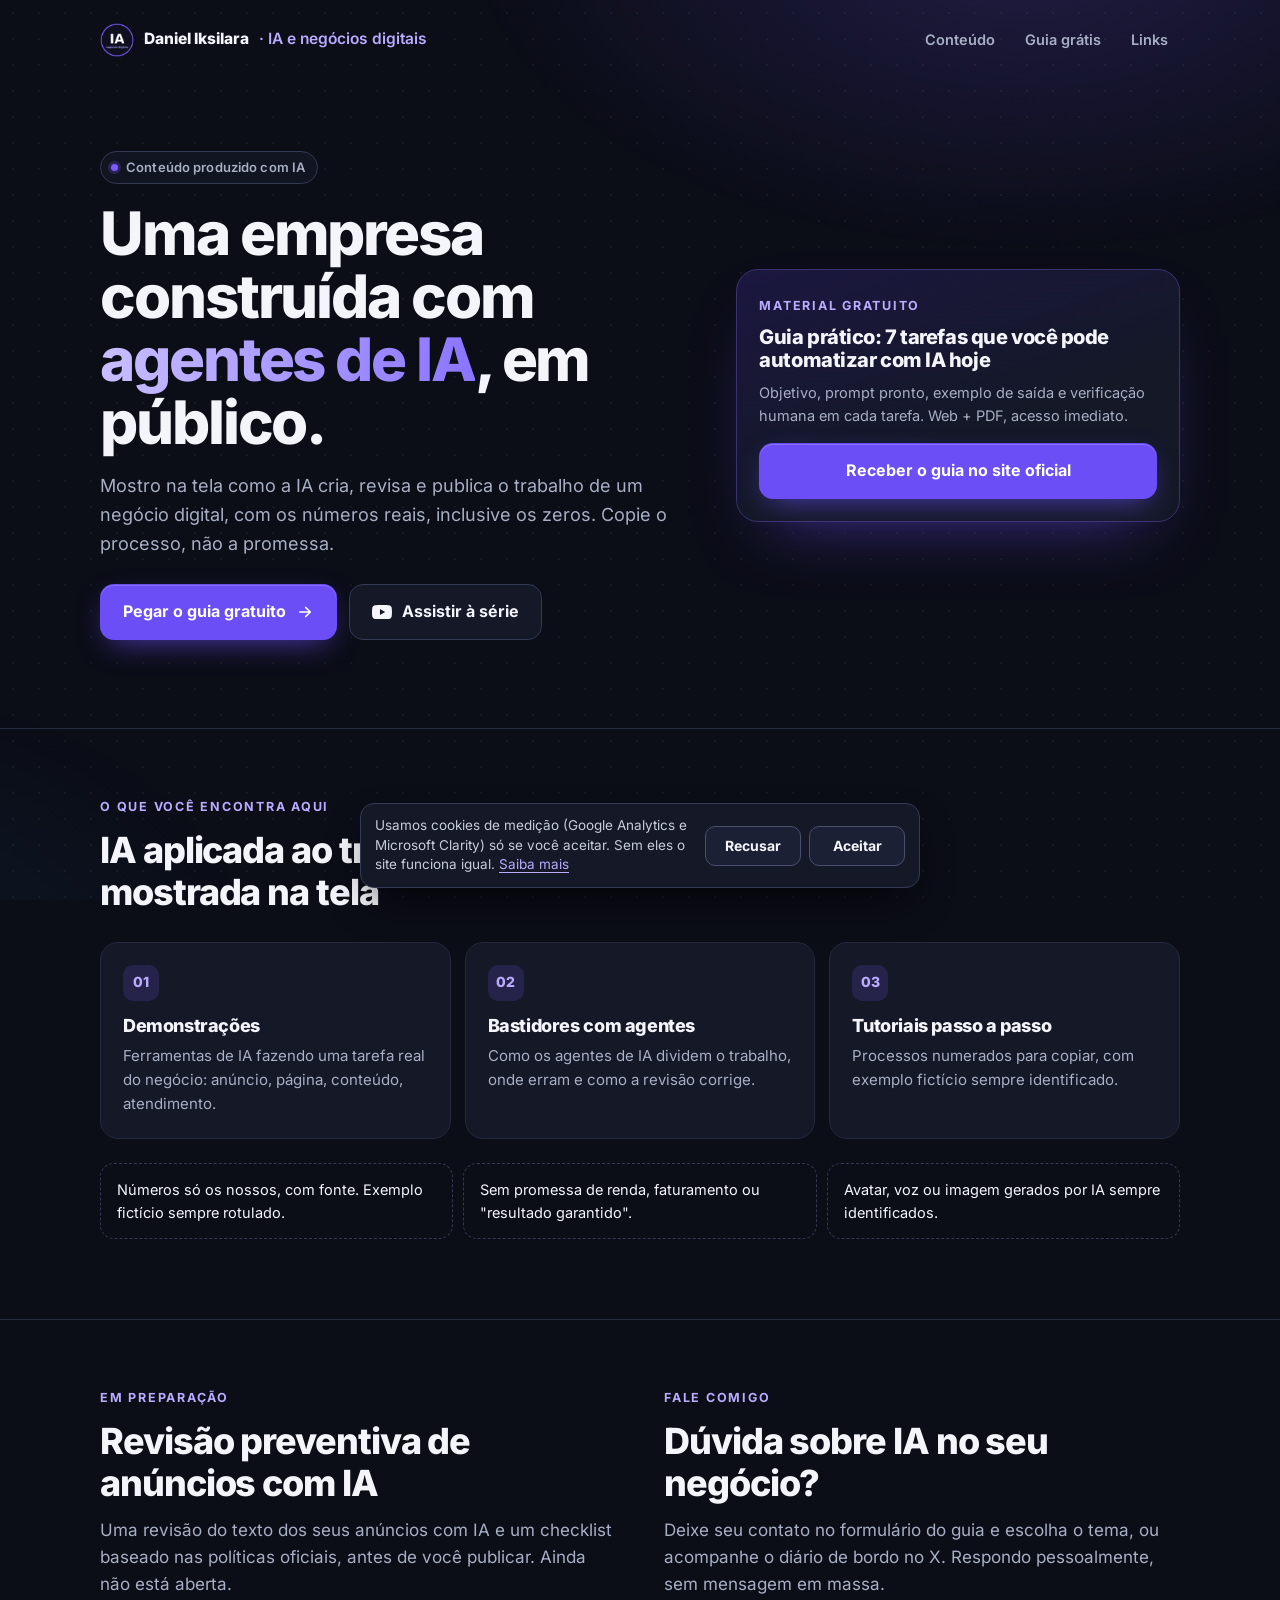
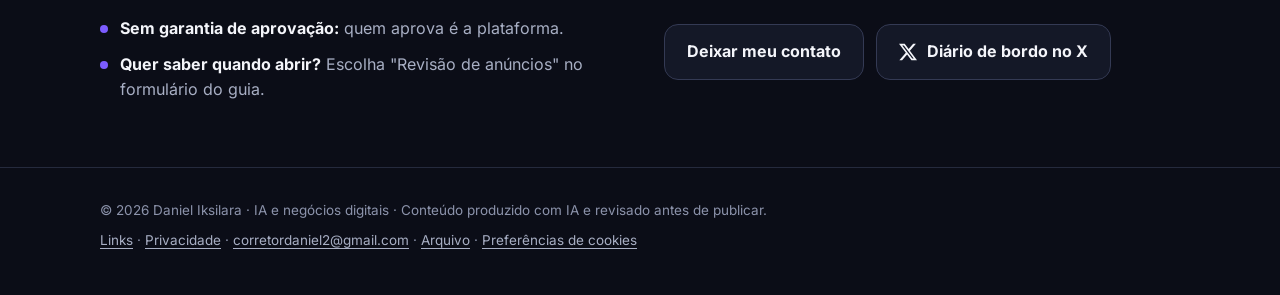
<file: index.html>
<!doctype html><html lang="pt-BR"><head><meta charset="utf-8"><meta name="viewport" content="width=device-width,initial-scale=1,viewport-fit=cover">
<!-- PADRÃO VISUAL t354u v2 (26/11/2026). Ver DIRETRIZES_PERSISTENTES.md §PADRÃO VISUAL t354u. Sem frameworks; CSS inline; Inter auto-hospedada (OFL); GA4/Clarity só com consentimento. -->
<title>Daniel Iksilara · IA e negócios digitais, construído em público</title><meta name="description" content="Uma empresa construída com agentes de IA, em público, com telas reais. Guia gratuito com 7 tarefas e prompts prontos. Sem promessa de renda."><meta name="robots" content="noindex,nofollow">
<link rel="canonical" href="https://pagmax.app.br/"><meta name="theme-color" content="#0B0D17">
<meta property="og:type" content="website"><meta property="og:locale" content="pt_BR"><meta property="og:site_name" content="Daniel Iksilara · IA e negócios digitais"><meta property="og:title" content="Daniel Iksilara · IA e negócios digitais, construído em público"><meta property="og:description" content="Uma empresa construída com agentes de IA, em público, com telas reais. Guia gratuito com 7 tarefas e prompts prontos. Sem promessa de renda."><meta property="og:url" content="https://pagmax.app.br/"><meta property="og:image" content="https://pagmax.app.br/assets/og-t354u.jpg"><meta property="og:image:width" content="1200"><meta property="og:image:height" content="630"><meta property="og:image:alt" content="Daniel Iksilara · IA e negócios digitais: uma empresa construída com agentes de IA, em público."><meta name="twitter:card" content="summary_large_image"><meta name="twitter:site" content="@IksilaraDaniel"><meta name="twitter:image" content="https://pagmax.app.br/assets/og-t354u.jpg">
<link rel="icon" href="favicon.ico" sizes="any"><link rel="icon" type="image/png" sizes="48x48" href="assets/favicon-48.png"><link rel="apple-touch-icon" href="assets/apple-touch-icon.png">
<link rel="preload" href="assets/inter-latin.woff2" as="font" type="font/woff2" crossorigin><link rel="preload" as="image" type="image/webp" href="assets/avatar-192.webp" imagesrcset="assets/avatar-192.webp 1x, assets/avatar-384.webp 2x" fetchpriority="high">
<style>@font-face{font-family:Inter;font-style:normal;font-weight:400 800;font-display:optional;src:url(assets/inter-latin.woff2) format("woff2");unicode-range:U+0000-00FF,U+0131,U+0152-0153,U+02BB-02BC,U+02C6,U+02DA,U+02DC,U+2000-206F,U+20AC,U+2122,U+2191,U+2193,U+2212,U+2215,U+FEFF,U+FFFD}
:root{--bg:#0B0D17;--bg2:#10131F;--card:#141827;--line:#252A3D;--line2:#343A54;--tx:#F4F5FA;--mut:#A8AFC4;--dim:#8C93AB;--ac:#6B4EF6;--ac2:#7C5CFF;--act:#B9ABFF;--ok:#34D399;--r:16px}
*{box-sizing:border-box}html{-webkit-text-size-adjust:100%;scroll-behavior:smooth}
body{margin:0;background:var(--bg);color:var(--tx);font:16px/1.6 Inter,system-ui,-apple-system,"Segoe UI",Roboto,Arial,sans-serif;-webkit-font-smoothing:antialiased;min-height:100vh}
body::before{content:"";position:fixed;inset:0;z-index:-1;pointer-events:none;background:radial-gradient(900px 520px at 80% -8%,rgba(124,92,255,.20),transparent 62%),radial-gradient(700px 480px at -12% 108%,rgba(56,189,248,.07),transparent 60%),radial-gradient(rgba(255,255,255,.045) 1px,transparent 1.4px) 0 0/26px 26px}
a{color:var(--act);text-underline-offset:3px}a:hover{color:#fff}
:focus-visible{outline:3px solid var(--act);outline-offset:3px;border-radius:10px}
h1,h2,h3{line-height:1.18;letter-spacing:-.022em;margin:0}
.skip{position:absolute;left:-999px;top:8px;background:#fff;color:#000;padding:8px 12px;border-radius:8px;z-index:9}.skip:focus{left:8px}
.badge{display:inline-flex;align-items:center;gap:8px;border:1px solid var(--line2);background:rgba(20,24,39,.75);color:var(--mut);border-radius:999px;padding:5px 12px 5px 10px;font-size:13px;font-weight:600;letter-spacing:.01em}
.badge i{width:7px;height:7px;border-radius:50%;background:var(--ac2);box-shadow:0 0 0 3px rgba(124,92,255,.22)}
.eyebrow{font-size:12.5px;font-weight:700;letter-spacing:.14em;text-transform:uppercase;color:var(--act)}
.btn{display:flex;align-items:center;justify-content:center;gap:10px;min-height:52px;padding:14px 22px;border-radius:14px;font-weight:700;font-size:16px;text-decoration:none;border:1px solid transparent;cursor:pointer;transition:transform .15s ease,background .15s ease,border-color .15s ease;font-family:inherit}
.btn:active{transform:translateY(1px)}
.btn-p{background:var(--ac);color:#fff;box-shadow:0 10px 30px -10px rgba(107,78,246,.75),inset 0 1px 0 rgba(255,255,255,.18)}.btn-p:hover{background:#5B3FE6;color:#fff}
.btn-s{background:var(--card);border-color:var(--line2);color:var(--tx)}.btn-s:hover{border-color:var(--ac2);color:#fff}
.soc{display:flex;gap:10px;flex-wrap:wrap}
.soc a{display:grid;place-items:center;width:46px;height:46px;border-radius:12px;background:var(--card);border:1px solid var(--line);color:var(--tx);transition:border-color .15s,color .15s}.soc a:hover{border-color:var(--ac2);color:var(--act)}
.foot{color:var(--dim);font-size:13.5px;line-height:1.6}.foot a{color:var(--mut)}
.lead-form{display:grid;gap:14px}
.lead-form label{display:block;font-weight:600;font-size:14.5px;color:var(--tx)}.lead-form label small{color:var(--dim);font-weight:500;font-size:13.5px}
.lead-form input[type=text],.lead-form select{display:block;width:100%;margin-top:7px;min-height:50px;background:#0D1020;color:var(--tx);border:1px solid var(--line2);border-radius:12px;padding:12px 14px;font:16px Inter,system-ui,sans-serif}
.lead-form input::placeholder{color:#7D84A0}
.lead-form input:focus,.lead-form select:focus{outline:2px solid var(--ac2);outline-offset:1px;border-color:var(--ac2)}
.lead-form .chk{display:flex;gap:11px;align-items:flex-start;font-weight:500;color:var(--mut);font-size:14px;line-height:1.5}.lead-form .chk input{width:22px;height:22px;margin:1px 0 0;flex:none;accent-color:var(--ac2)}
.lead-form .hp{position:absolute;left:-9999px;width:1px;height:1px;overflow:hidden}
.lead-form button:disabled{opacity:.6;cursor:wait}
.lead-form .fine{margin:-4px 0 0;color:var(--dim);font-size:13px}.lead-form .fine a{color:var(--mut)}.lead-msg{min-height:1.3em;margin:0;font-size:14px;color:var(--mut)}.lead-msg.err{color:#FDA4AF}
.lead-ok{background:rgba(52,211,153,.08);border:1px solid rgba(52,211,153,.35);border-radius:12px;padding:16px}.lead-ok p{color:var(--mut);margin:.4em 0 .8em}
@media (prefers-reduced-motion:reduce){*{transition:none!important;scroll-behavior:auto!important}}
#pm-ck{position:fixed;left:12px;right:12px;bottom:12px;z-index:50;max-width:560px;margin:0 auto;display:flex;flex-wrap:wrap;gap:10px 14px;align-items:center;justify-content:space-between;background:#141827;border:1px solid #343A54;border-radius:14px;padding:12px 14px;box-shadow:0 18px 40px -12px rgba(0,0,0,.7);font:13.5px/1.45 Inter,system-ui,sans-serif;color:#C8CDDD}#pm-ck p{margin:0;flex:1 1 260px}#pm-ck a{color:#B9ABFF}#pm-ck div{display:flex;gap:8px}#pm-ck button{min-height:40px;min-width:96px;padding:8px 14px;border-radius:10px;border:1px solid #4A4F6E;background:#1C2034;color:#F4F5FA;font:700 14px Inter,system-ui,sans-serif;cursor:pointer}#pm-ck button:hover{border-color:#7C5CFF}@media print{#pm-ck{display:none!important}}
.w{max-width:1120px;margin:0 auto;padding:0 20px}
.top{display:flex;align-items:center;justify-content:space-between;gap:12px;padding:18px 0}
.brand{display:flex;align-items:center;gap:10px;text-decoration:none;color:var(--tx);font-weight:800;font-size:15.5px}.brand img{border-radius:50%}.brand span{color:var(--act);font-weight:600}
.top nav{display:flex;gap:6px}.top nav a{color:var(--mut);text-decoration:none;font-weight:600;font-size:14.5px;padding:10px 12px;border-radius:10px}.top nav a:hover{color:#fff;background:var(--card)}
@media(max-width:720px){.top nav a.h{display:none}.brand span{display:none}}
.hero{display:grid;gap:36px;padding:40px 0 56px;align-items:center}@media(min-width:960px){.hero{grid-template-columns:1.15fr .85fr;padding:72px 0 88px}}
.hero h1{font-size:clamp(34px,7vw,60px);font-weight:800;letter-spacing:-.035em;margin:18px 0 0;line-height:1.05}
.hero h1 span{background:linear-gradient(92deg,#C9BEFF,#8B74FF);-webkit-background-clip:text;background-clip:text;color:transparent}
.hero .lede{color:var(--mut);font-size:18px;margin:18px 0 0;max-width:34em}
.cta{display:flex;flex-wrap:wrap;gap:12px;margin-top:26px}.cta .btn{flex:0 1 auto}@media(max-width:520px){.cta .btn{flex:1 1 100%}}
.hero .soc{margin-top:26px}
.panel{border-radius:22px;padding:22px;background:linear-gradient(160deg,#1B1740,#141827 60%);border:1px solid #3B3370;box-shadow:0 30px 70px -36px rgba(107,78,246,.6)}
.panel h2{font-size:20px;font-weight:800;margin-top:8px}.panel>p{color:var(--mut);font-size:14.5px;margin:8px 0 16px}
section.s{padding:64px 0;border-top:1px solid var(--line)}
.s h2{font-size:clamp(26px,4.4vw,36px);font-weight:800;letter-spacing:-.03em;margin-top:10px;max-width:22em}
.s .intro{color:var(--mut);font-size:17px;max-width:40em;margin:12px 0 0}
.cards{display:grid;gap:14px;margin-top:28px}@media(min-width:760px){.cards{grid-template-columns:repeat(3,1fr)}}
.c{background:var(--card);border:1px solid var(--line);border-radius:18px;padding:22px}
.c .n{display:inline-grid;place-items:center;width:36px;height:36px;border-radius:10px;background:rgba(124,92,255,.16);color:var(--act);font-weight:800;font-size:14px}
.c h3{font-size:18px;font-weight:800;margin-top:14px}.c p{color:var(--mut);font-size:15px;margin:8px 0 0}
.rules{display:grid;gap:10px;margin-top:24px;padding:0;list-style:none}@media(min-width:760px){.rules{grid-template-columns:repeat(3,1fr)}}
.rules li{border:1px dashed var(--line2);border-radius:14px;padding:14px 16px;color:var(--tx);font-size:14.5px}
.split{display:grid;gap:24px;align-items:start}@media(min-width:900px){.split{grid-template-columns:1fr 1fr;gap:48px}}
.list{list-style:none;padding:0;margin:18px 0 0;display:grid;gap:10px}.list li{display:flex;gap:12px;color:var(--mut)}.list b{color:var(--tx)}
.list li::before{content:"";flex:none;width:8px;height:8px;margin-top:9px;border-radius:50%;background:var(--ac2)}
.soon{display:inline-block;font-size:12.5px;font-weight:700;color:#D7D0FF;background:rgba(124,92,255,.16);border:1px solid rgba(124,92,255,.3);border-radius:999px;padding:3px 10px}
footer.f{border-top:1px solid var(--line);padding:32px 0 44px}
footer.f .row{display:flex;flex-wrap:wrap;gap:8px 18px;align-items:center;justify-content:space-between}
</style>
<script>/* t354u v2: GA4 e Clarity só depois do "Aceitar" (preferência em localStorage pm_cookies). */window.dataLayer=window.dataLayer||[];function gtag(){dataLayer.push(arguments)}(function(){var K="pm_cookies",v=null;try{v=localStorage.getItem(K)}catch(e){}function load(){if(window.__pmL)return;window.__pmL=1;gtag("js",new Date());gtag("config","G-CX4YRZL19Q");gtag('config','AW-11097387440');var s=document.createElement("script");s.async=1;s.src="https://www.googletagmanager.com/gtag/js?id=G-CX4YRZL19Q";document.head.appendChild(s);(function(c,l,a,r,i,t,y){c[a]=c[a]||function(){(c[a].q=c[a].q||[]).push(arguments)};t=l.createElement(r);t.async=1;t.src="https://www.clarity.ms/tag/"+i;y=l.getElementsByTagName(r)[0];y.parentNode.insertBefore(t,y)})(window,document,"clarity","script","zjrxurgd55")}function bar(){if(document.getElementById("pm-ck"))return;var d=document.createElement("div");d.id="pm-ck";d.setAttribute("role","dialog");d.setAttribute("aria-label","Preferências de cookies");d.innerHTML='<p>Usamos cookies de medição (Google Analytics e Microsoft Clarity) só se você aceitar. Sem eles o site funciona igual. <a href="privacidade.html#cookies">Saiba mais</a></p><div><button type="button" data-ck="0">Recusar</button><button type="button" data-ck="1">Aceitar</button></div>';d.addEventListener("click",function(e){var b=e.target.closest("button[data-ck]");if(b)window.pmConsent(b.getAttribute("data-ck")==="1")});document.body.appendChild(d)}window.pmConsent=function(ok){try{localStorage.setItem(K,ok?"granted":"denied")}catch(e){}var b=document.getElementById("pm-ck");if(b)b.remove();if(ok)load()};window.pmCookiePrefs=function(){try{localStorage.removeItem(K)}catch(e){}bar()};if(v==="granted")load();else if(v!=="denied"){if(document.body)bar();else document.addEventListener("DOMContentLoaded",bar)}})();</script>
</head>
<body><a class="skip" href="#guia">Ir para o guia gratuito</a>
<div class="w"><div class="top"><a class="brand" href="./" aria-label="Daniel Iksilara, início"><img src="assets/avatar-192.webp" width="34" height="34" alt="">Daniel Iksilara <span>· IA e negócios digitais</span></a>
<nav aria-label="Seções"><a class="h" href="#conteudo">Conteúdo</a><a class="h" href="#guia">Guia grátis</a><a href="links/" data-id="home_nav_links">Links</a></nav></div></div>
<main>
<div class="w"><section class="hero">
<div><span class="badge"><i></i>Conteúdo produzido com IA</span>
<h1>Uma empresa construída com <span>agentes de IA</span>, em público.</h1>
<p class="lede">Mostro na tela como a IA cria, revisa e publica o trabalho de um negócio digital, com os números reais, inclusive os zeros. Copie o processo, não a promessa.</p>
<div class="cta"><a class="btn btn-p" href="#guia" data-id="home_guia">Pegar o guia gratuito <svg aria-hidden="true" focusable="false" width="18" height="18" viewBox="0 0 24 24" fill="none" stroke="currentColor" stroke-width="2.2" stroke-linecap="round" stroke-linejoin="round"><path d="M5 12h14M13 6l6 6-6 6"/></svg></a><a class="btn btn-s" href="https://www.youtube.com/@daniel.traderof?utm_source=site&utm_medium=home&utm_content=youtube" data-id="home_youtube"><svg aria-hidden="true" focusable="false" width="20" height="20" viewBox="0 0 24 24" fill="currentColor"><path d="M23.498 6.186a3.016 3.016 0 0 0-2.122-2.136C19.505 3.545 12 3.545 12 3.545s-7.505 0-9.377.505A3.017 3.017 0 0 0 .502 6.186C0 8.07 0 12 0 12s0 3.93.502 5.814a3.016 3.016 0 0 0 2.122 2.136c1.871.505 9.376.505 9.376.505s7.505 0 9.377-.505a3.015 3.015 0 0 0 2.122-2.136C24 15.93 24 12 24 12s0-3.93-.502-5.814zM9.545 15.568V8.432L15.818 12l-6.273 3.568z"/></svg> Assistir à série</a></div>
</div>
<aside class="panel" id="guia" aria-labelledby="g-t"><span class="eyebrow">Material gratuito</span>
<h2 id="g-t">Guia prático: 7 tarefas que você pode automatizar com IA hoje</h2>
<p>Objetivo, prompt pronto, exemplo de saída e verificação humana em cada tarefa. Web + PDF, acesso imediato.</p>
<a class="btn btn-p" href="https://pagmax.app.br/links/#guia">Receber o guia no site oficial</a></aside>
</section></div>
<section class="s" id="conteudo"><div class="w"><span class="eyebrow">O que você encontra aqui</span>
<h2>IA aplicada ao trabalho de quem vende online, mostrada na tela</h2>
<div class="cards">
<div class="c"><span class="n">01</span><h3>Demonstrações</h3><p>Ferramentas de IA fazendo uma tarefa real do negócio: anúncio, página, conteúdo, atendimento.</p></div>
<div class="c"><span class="n">02</span><h3>Bastidores com agentes</h3><p>Como os agentes de IA dividem o trabalho, onde erram e como a revisão corrige.</p></div>
<div class="c"><span class="n">03</span><h3>Tutoriais passo a passo</h3><p>Processos numerados para copiar, com exemplo fictício sempre identificado.</p></div>
</div>
<ul class="rules"><li>Números só os nossos, com fonte. Exemplo fictício sempre rotulado.</li><li>Sem promessa de renda, faturamento ou "resultado garantido".</li><li>Avatar, voz ou imagem gerados por IA sempre identificados.</li></ul>
</div></section>
<section class="s"><div class="w split">
<div><span class="eyebrow">Em preparação</span><h2>Revisão preventiva de anúncios com IA</h2>
<p class="intro">Uma revisão do texto dos seus anúncios com IA e um checklist baseado nas políticas oficiais, antes de você publicar. Ainda não está aberta.</p>
<ul class="list"><li><span><b>Sem garantia de aprovação:</b> quem aprova é a plataforma.</span></li><li><span><b>Quer saber quando abrir?</b> Escolha "Revisão de anúncios" no formulário do guia.</span></li></ul></div>
<div><span class="eyebrow">Fale comigo</span><h2>Dúvida sobre IA no seu negócio?</h2>
<p class="intro">Deixe seu contato no formulário do guia e escolha o tema, ou acompanhe o diário de bordo no X. Respondo pessoalmente, sem mensagem em massa.</p>
<div class="cta"><a class="btn btn-s" href="#guia" data-id="home_contato">Deixar meu contato</a><a class="btn btn-s" href="https://x.com/IksilaraDaniel?utm_source=site&utm_medium=home&utm_content=x" data-id="home_x"><svg aria-hidden="true" focusable="false" width="18" height="18" viewBox="0 0 24 24" fill="currentColor"><path d="M18.901 1.153h3.68l-8.04 9.19L24 22.846h-7.406l-5.8-7.584-6.638 7.584H.474l8.6-9.83L0 1.154h7.594l5.243 6.932ZM17.61 20.644h2.039L6.486 3.24H4.298Z"/></svg> Diário de bordo no X</a></div></div>
</div></section>
</main>
<footer class="f"><div class="w"><div class="row"><p class="foot" style="margin:0">© 2026 Daniel Iksilara · IA e negócios digitais · Conteúdo produzido com IA e revisado antes de publicar.</p>
<p class="foot" style="margin:0"><a href="links/">Links</a> · <a href="privacidade.html">Privacidade</a> · <a href="mailto:corretordaniel2@gmail.com">corretordaniel2@gmail.com</a> · <a href="arquivo/">Arquivo</a> · <a href="#" onclick="window.pmCookiePrefs&&pmCookiePrefs();return false">Preferências de cookies</a></p></div></div></footer>
<script>document.addEventListener("click",function(e){var a=e.target.closest&&e.target.closest("a[data-id]");if(!a||typeof gtag!=="function")return;var id=a.getAttribute("data-id"),h=a.getAttribute("href")||"";gtag("event","click_link",{link_id:id,link_url:h.slice(0,100),page:location.pathname});});</script>
<script type="module" src="https://static.cloudflareinsights.com/beacon.min.js/vce701823e78c4301a35b7e07294d87301792088814092" integrity="sha512-UKNk8GbxkABxKcXYuLkO16EleLGUkcvJWtpSNmExE0Too3ZaFAxTscNWEc1OdAv5/BikHawapSCaiD2XCmp+Bw==" data-cf-beacon='{"version":"2024.11.0","token":"684527f3acc2404fba511bf5faff251a","r":1,"spa":2}' crossorigin="anonymous"></script>
</body></html>
</file>
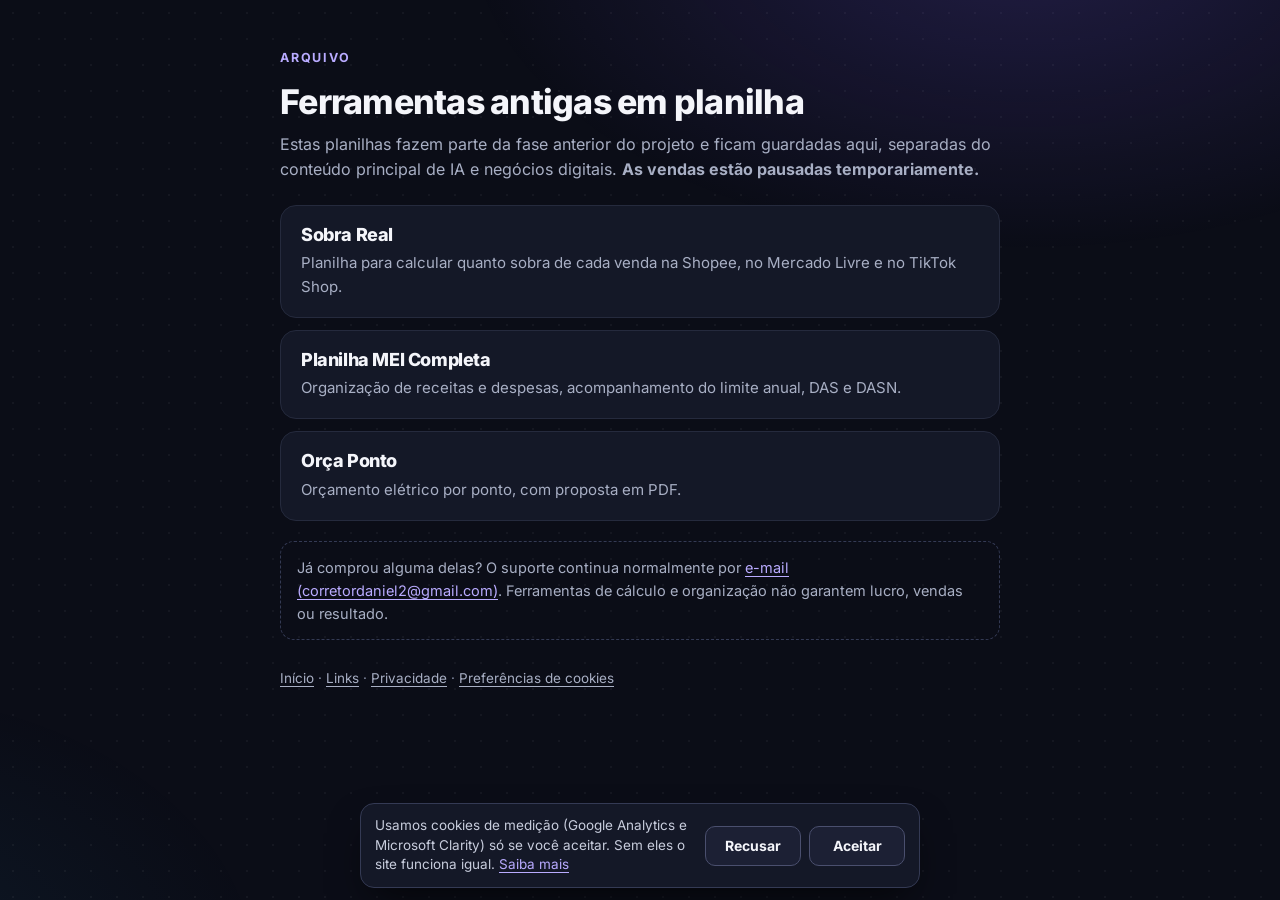
<file: arquivo/index.html>
<!doctype html><html lang="pt-BR"><head><meta charset="utf-8"><meta name="viewport" content="width=device-width,initial-scale=1,viewport-fit=cover">
<!-- PADRÃO VISUAL t354u v2 (26/11/2026). Ver DIRETRIZES_PERSISTENTES.md §PADRÃO VISUAL t354u. Sem frameworks; CSS inline; Inter auto-hospedada (OFL); GA4/Clarity só com consentimento. -->
<title>Arquivo · ferramentas antigas em planilha · Daniel Iksilara</title><meta name="description" content="Arquivo das ferramentas em planilha. Vendas pausadas temporariamente."><meta name="robots" content="noindex,nofollow">
<link rel="canonical" href="https://pagmax.app.br/arquivo/"><meta name="theme-color" content="#0B0D17">
<meta property="og:type" content="website"><meta property="og:locale" content="pt_BR"><meta property="og:site_name" content="Daniel Iksilara · IA e negócios digitais"><meta property="og:title" content="Arquivo · ferramentas antigas em planilha · Daniel Iksilara"><meta property="og:description" content="Arquivo das ferramentas em planilha. Vendas pausadas temporariamente."><meta property="og:url" content="https://pagmax.app.br/arquivo/"><meta property="og:image" content="https://pagmax.app.br/assets/og-t354u.jpg"><meta property="og:image:width" content="1200"><meta property="og:image:height" content="630"><meta property="og:image:alt" content="Daniel Iksilara · IA e negócios digitais: uma empresa construída com agentes de IA, em público."><meta name="twitter:card" content="summary_large_image"><meta name="twitter:site" content="@IksilaraDaniel"><meta name="twitter:image" content="https://pagmax.app.br/assets/og-t354u.jpg">
<link rel="icon" href="../favicon.ico" sizes="any"><link rel="icon" type="image/png" sizes="48x48" href="../assets/favicon-48.png"><link rel="apple-touch-icon" href="../assets/apple-touch-icon.png">
<link rel="preload" href="../assets/inter-latin.woff2" as="font" type="font/woff2" crossorigin>
<style>@font-face{font-family:Inter;font-style:normal;font-weight:400 800;font-display:optional;src:url(../assets/inter-latin.woff2) format("woff2");unicode-range:U+0000-00FF,U+0131,U+0152-0153,U+02BB-02BC,U+02C6,U+02DA,U+02DC,U+2000-206F,U+20AC,U+2122,U+2191,U+2193,U+2212,U+2215,U+FEFF,U+FFFD}
:root{--bg:#0B0D17;--bg2:#10131F;--card:#141827;--line:#252A3D;--line2:#343A54;--tx:#F4F5FA;--mut:#A8AFC4;--dim:#8C93AB;--ac:#6B4EF6;--ac2:#7C5CFF;--act:#B9ABFF;--ok:#34D399;--r:16px}
*{box-sizing:border-box}html{-webkit-text-size-adjust:100%;scroll-behavior:smooth}
body{margin:0;background:var(--bg);color:var(--tx);font:16px/1.6 Inter,system-ui,-apple-system,"Segoe UI",Roboto,Arial,sans-serif;-webkit-font-smoothing:antialiased;min-height:100vh}
body::before{content:"";position:fixed;inset:0;z-index:-1;pointer-events:none;background:radial-gradient(900px 520px at 80% -8%,rgba(124,92,255,.20),transparent 62%),radial-gradient(700px 480px at -12% 108%,rgba(56,189,248,.07),transparent 60%),radial-gradient(rgba(255,255,255,.045) 1px,transparent 1.4px) 0 0/26px 26px}
a{color:var(--act);text-underline-offset:3px}a:hover{color:#fff}
:focus-visible{outline:3px solid var(--act);outline-offset:3px;border-radius:10px}
h1,h2,h3{line-height:1.18;letter-spacing:-.022em;margin:0}
.skip{position:absolute;left:-999px;top:8px;background:#fff;color:#000;padding:8px 12px;border-radius:8px;z-index:9}.skip:focus{left:8px}
.badge{display:inline-flex;align-items:center;gap:8px;border:1px solid var(--line2);background:rgba(20,24,39,.75);color:var(--mut);border-radius:999px;padding:5px 12px 5px 10px;font-size:13px;font-weight:600;letter-spacing:.01em}
.badge i{width:7px;height:7px;border-radius:50%;background:var(--ac2);box-shadow:0 0 0 3px rgba(124,92,255,.22)}
.eyebrow{font-size:12.5px;font-weight:700;letter-spacing:.14em;text-transform:uppercase;color:var(--act)}
.btn{display:flex;align-items:center;justify-content:center;gap:10px;min-height:52px;padding:14px 22px;border-radius:14px;font-weight:700;font-size:16px;text-decoration:none;border:1px solid transparent;cursor:pointer;transition:transform .15s ease,background .15s ease,border-color .15s ease;font-family:inherit}
.btn:active{transform:translateY(1px)}
.btn-p{background:var(--ac);color:#fff;box-shadow:0 10px 30px -10px rgba(107,78,246,.75),inset 0 1px 0 rgba(255,255,255,.18)}.btn-p:hover{background:#5B3FE6;color:#fff}
.btn-s{background:var(--card);border-color:var(--line2);color:var(--tx)}.btn-s:hover{border-color:var(--ac2);color:#fff}
.soc{display:flex;gap:10px;flex-wrap:wrap}
.soc a{display:grid;place-items:center;width:46px;height:46px;border-radius:12px;background:var(--card);border:1px solid var(--line);color:var(--tx);transition:border-color .15s,color .15s}.soc a:hover{border-color:var(--ac2);color:var(--act)}
.foot{color:var(--dim);font-size:13.5px;line-height:1.6}.foot a{color:var(--mut)}
.lead-form{display:grid;gap:14px}
.lead-form label{display:block;font-weight:600;font-size:14.5px;color:var(--tx)}.lead-form label small{color:var(--dim);font-weight:500;font-size:13.5px}
.lead-form input[type=text],.lead-form select{display:block;width:100%;margin-top:7px;min-height:50px;background:#0D1020;color:var(--tx);border:1px solid var(--line2);border-radius:12px;padding:12px 14px;font:16px Inter,system-ui,sans-serif}
.lead-form input::placeholder{color:#7D84A0}
.lead-form input:focus,.lead-form select:focus{outline:2px solid var(--ac2);outline-offset:1px;border-color:var(--ac2)}
.lead-form .chk{display:flex;gap:11px;align-items:flex-start;font-weight:500;color:var(--mut);font-size:14px;line-height:1.5}.lead-form .chk input{width:22px;height:22px;margin:1px 0 0;flex:none;accent-color:var(--ac2)}
.lead-form .hp{position:absolute;left:-9999px;width:1px;height:1px;overflow:hidden}
.lead-form button:disabled{opacity:.6;cursor:wait}
.lead-form .fine{margin:-4px 0 0;color:var(--dim);font-size:13px}.lead-form .fine a{color:var(--mut)}.lead-msg{min-height:1.3em;margin:0;font-size:14px;color:var(--mut)}.lead-msg.err{color:#FDA4AF}
.lead-ok{background:rgba(52,211,153,.08);border:1px solid rgba(52,211,153,.35);border-radius:12px;padding:16px}.lead-ok p{color:var(--mut);margin:.4em 0 .8em}
@media (prefers-reduced-motion:reduce){*{transition:none!important;scroll-behavior:auto!important}}
#pm-ck{position:fixed;left:12px;right:12px;bottom:12px;z-index:50;max-width:560px;margin:0 auto;display:flex;flex-wrap:wrap;gap:10px 14px;align-items:center;justify-content:space-between;background:#141827;border:1px solid #343A54;border-radius:14px;padding:12px 14px;box-shadow:0 18px 40px -12px rgba(0,0,0,.7);font:13.5px/1.45 Inter,system-ui,sans-serif;color:#C8CDDD}#pm-ck p{margin:0;flex:1 1 260px}#pm-ck a{color:#B9ABFF}#pm-ck div{display:flex;gap:8px}#pm-ck button{min-height:40px;min-width:96px;padding:8px 14px;border-radius:10px;border:1px solid #4A4F6E;background:#1C2034;color:#F4F5FA;font:700 14px Inter,system-ui,sans-serif;cursor:pointer}#pm-ck button:hover{border-color:#7C5CFF}@media print{#pm-ck{display:none!important}}.a{max-width:760px;margin:0 auto;padding:44px 20px 56px}.a h1{font-size:clamp(26px,5vw,34px);font-weight:800;margin-top:12px}.a .sub{color:var(--mut);margin:10px 0 22px}
.it{background:var(--card);border:1px solid var(--line);border-radius:16px;padding:18px 20px;margin:12px 0}.it h2{font-size:18px;font-weight:800}.it p{color:var(--mut);margin:6px 0 0;font-size:15px}
.note{border:1px dashed var(--line2);border-radius:14px;padding:14px 16px;color:var(--mut);font-size:14.5px;margin-top:20px}</style>
<script>/* t354u v2: GA4 e Clarity só depois do "Aceitar" (preferência em localStorage pm_cookies). */window.dataLayer=window.dataLayer||[];function gtag(){dataLayer.push(arguments)}(function(){var K="pm_cookies",v=null;try{v=localStorage.getItem(K)}catch(e){}function load(){if(window.__pmL)return;window.__pmL=1;gtag("js",new Date());gtag("config","G-CX4YRZL19Q");var s=document.createElement("script");s.async=1;s.src="https://www.googletagmanager.com/gtag/js?id=G-CX4YRZL19Q";document.head.appendChild(s);(function(c,l,a,r,i,t,y){c[a]=c[a]||function(){(c[a].q=c[a].q||[]).push(arguments)};t=l.createElement(r);t.async=1;t.src="https://www.clarity.ms/tag/"+i;y=l.getElementsByTagName(r)[0];y.parentNode.insertBefore(t,y)})(window,document,"clarity","script","zjrxurgd55")}function bar(){if(document.getElementById("pm-ck"))return;var d=document.createElement("div");d.id="pm-ck";d.setAttribute("role","dialog");d.setAttribute("aria-label","Preferências de cookies");d.innerHTML='<p>Usamos cookies de medição (Google Analytics e Microsoft Clarity) só se você aceitar. Sem eles o site funciona igual. <a href="../privacidade.html#cookies">Saiba mais</a></p><div><button type="button" data-ck="0">Recusar</button><button type="button" data-ck="1">Aceitar</button></div>';d.addEventListener("click",function(e){var b=e.target.closest("button[data-ck]");if(b)window.pmConsent(b.getAttribute("data-ck")==="1")});document.body.appendChild(d)}window.pmConsent=function(ok){try{localStorage.setItem(K,ok?"granted":"denied")}catch(e){}var b=document.getElementById("pm-ck");if(b)b.remove();if(ok)load()};window.pmCookiePrefs=function(){try{localStorage.removeItem(K)}catch(e){}bar()};if(v==="granted")load();else if(v!=="denied"){if(document.body)bar();else document.addEventListener("DOMContentLoaded",bar)}})();</script>
</head>
<body><main class="a"><span class="eyebrow">Arquivo</span><h1>Ferramentas antigas em planilha</h1>
<p class="sub">Estas planilhas fazem parte da fase anterior do projeto e ficam guardadas aqui, separadas do conteúdo principal de IA e negócios digitais. <b>As vendas estão pausadas temporariamente.</b></p>
<div class="it"><h2>Sobra Real</h2><p>Planilha para calcular quanto sobra de cada venda na Shopee, no Mercado Livre e no TikTok Shop.</p></div>
<div class="it"><h2>Planilha MEI Completa</h2><p>Organização de receitas e despesas, acompanhamento do limite anual, DAS e DASN.</p></div>
<div class="it"><h2>Orça Ponto</h2><p>Orçamento elétrico por ponto, com proposta em PDF.</p></div>
<p class="note">Já comprou alguma delas? O suporte continua normalmente por <a href="mailto:corretordaniel2@gmail.com?subject=Suporte%20planilha" data-id="arquivo_suporte">e-mail (corretordaniel2@gmail.com)</a>. Ferramentas de cálculo e organização não garantem lucro, vendas ou resultado.</p>
<p class="foot" style="margin-top:28px"><a href="../">Início</a> · <a href="../links/">Links</a> · <a href="../privacidade.html">Privacidade</a> · <a href="#" onclick="window.pmCookiePrefs&&pmCookiePrefs();return false">Preferências de cookies</a></p></main><script>document.addEventListener("click",function(e){var a=e.target.closest&&e.target.closest("a[data-id]");if(!a||typeof gtag!=="function")return;var id=a.getAttribute("data-id"),h=a.getAttribute("href")||"";gtag("event","click_link",{link_id:id,link_url:h.slice(0,100),page:location.pathname});});</script><script type="module" src="https://static.cloudflareinsights.com/beacon.min.js/vce701823e78c4301a35b7e07294d87301792088814092" integrity="sha512-UKNk8GbxkABxKcXYuLkO16EleLGUkcvJWtpSNmExE0Too3ZaFAxTscNWEc1OdAv5/BikHawapSCaiD2XCmp+Bw==" data-cf-beacon='{"version":"2024.11.0","token":"684527f3acc2404fba511bf5faff251a","r":1,"spa":2}' crossorigin="anonymous"></script>
</body></html>
</file>
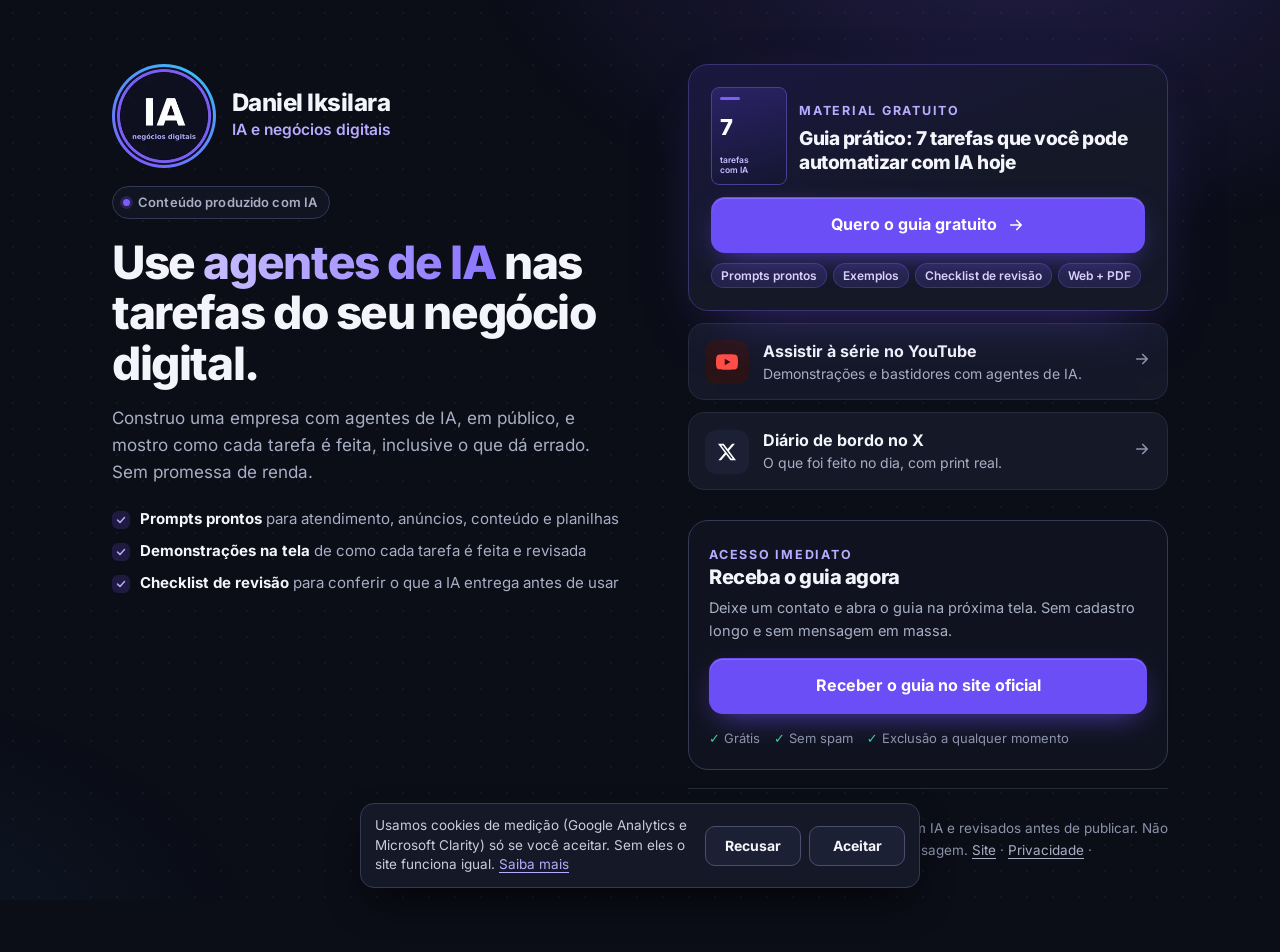
<file: links/index.html>
<!doctype html><html lang="pt-BR"><head><meta charset="utf-8"><meta name="viewport" content="width=device-width,initial-scale=1,viewport-fit=cover">
<!-- PADRÃO VISUAL t354u v2 (26/11/2026). Ver DIRETRIZES_PERSISTENTES.md §PADRÃO VISUAL t354u. Sem frameworks; CSS inline; Inter auto-hospedada (OFL); GA4/Clarity só com consentimento. -->
<title>Daniel Iksilara · IA e negócios digitais</title><meta name="description" content="Use agentes de IA nas tarefas do seu negócio digital: prompts prontos, demonstrações na tela e checklist de revisão. Guia gratuito com 7 tarefas."><meta name="robots" content="noindex,nofollow">
<link rel="canonical" href="https://pagmax.app.br/links/"><meta name="theme-color" content="#0B0D17">
<meta property="og:type" content="website"><meta property="og:locale" content="pt_BR"><meta property="og:site_name" content="Daniel Iksilara · IA e negócios digitais"><meta property="og:title" content="Daniel Iksilara · IA e negócios digitais"><meta property="og:description" content="Use agentes de IA nas tarefas do seu negócio digital: prompts prontos, demonstrações na tela e checklist de revisão. Guia gratuito com 7 tarefas."><meta property="og:url" content="https://pagmax.app.br/links/"><meta property="og:image" content="https://pagmax.app.br/assets/og-t354u.jpg"><meta property="og:image:width" content="1200"><meta property="og:image:height" content="630"><meta property="og:image:alt" content="Daniel Iksilara · IA e negócios digitais: uma empresa construída com agentes de IA, em público."><meta name="twitter:card" content="summary_large_image"><meta name="twitter:site" content="@IksilaraDaniel"><meta name="twitter:image" content="https://pagmax.app.br/assets/og-t354u.jpg">
<link rel="icon" href="../favicon.ico" sizes="any"><link rel="icon" type="image/png" sizes="48x48" href="../assets/favicon-48.png"><link rel="apple-touch-icon" href="../assets/apple-touch-icon.png">
<link rel="preload" href="../assets/inter-latin.woff2" as="font" type="font/woff2" crossorigin><link rel="preload" as="image" type="image/webp" href="../assets/avatar-192.webp" imagesrcset="../assets/avatar-192.webp 1x, ../assets/avatar-384.webp 2x" fetchpriority="high">
<style>@font-face{font-family:Inter;font-style:normal;font-weight:400 800;font-display:optional;src:url(../assets/inter-latin.woff2) format("woff2");unicode-range:U+0000-00FF,U+0131,U+0152-0153,U+02BB-02BC,U+02C6,U+02DA,U+02DC,U+2000-206F,U+20AC,U+2122,U+2191,U+2193,U+2212,U+2215,U+FEFF,U+FFFD}
:root{--bg:#0B0D17;--bg2:#10131F;--card:#141827;--line:#252A3D;--line2:#343A54;--tx:#F4F5FA;--mut:#A8AFC4;--dim:#8C93AB;--ac:#6B4EF6;--ac2:#7C5CFF;--act:#B9ABFF;--ok:#34D399;--r:16px}
*{box-sizing:border-box}html{-webkit-text-size-adjust:100%;scroll-behavior:smooth}
body{margin:0;background:var(--bg);color:var(--tx);font:16px/1.6 Inter,system-ui,-apple-system,"Segoe UI",Roboto,Arial,sans-serif;-webkit-font-smoothing:antialiased;min-height:100vh}
body::before{content:"";position:fixed;inset:0;z-index:-1;pointer-events:none;background:radial-gradient(900px 520px at 80% -8%,rgba(124,92,255,.20),transparent 62%),radial-gradient(700px 480px at -12% 108%,rgba(56,189,248,.07),transparent 60%),radial-gradient(rgba(255,255,255,.045) 1px,transparent 1.4px) 0 0/26px 26px}
a{color:var(--act);text-underline-offset:3px}a:hover{color:#fff}
:focus-visible{outline:3px solid var(--act);outline-offset:3px;border-radius:10px}
h1,h2,h3{line-height:1.18;letter-spacing:-.022em;margin:0}
.skip{position:absolute;left:-999px;top:8px;background:#fff;color:#000;padding:8px 12px;border-radius:8px;z-index:9}.skip:focus{left:8px}
.badge{display:inline-flex;align-items:center;gap:8px;border:1px solid var(--line2);background:rgba(20,24,39,.75);color:var(--mut);border-radius:999px;padding:5px 12px 5px 10px;font-size:13px;font-weight:600;letter-spacing:.01em}
.badge i{width:7px;height:7px;border-radius:50%;background:var(--ac2);box-shadow:0 0 0 3px rgba(124,92,255,.22)}
.eyebrow{font-size:12.5px;font-weight:700;letter-spacing:.14em;text-transform:uppercase;color:var(--act)}
.btn{display:flex;align-items:center;justify-content:center;gap:10px;min-height:52px;padding:14px 22px;border-radius:14px;font-weight:700;font-size:16px;text-decoration:none;border:1px solid transparent;cursor:pointer;transition:transform .15s ease,background .15s ease,border-color .15s ease;font-family:inherit}
.btn:active{transform:translateY(1px)}
.btn-p{background:var(--ac);color:#fff;box-shadow:0 10px 30px -10px rgba(107,78,246,.75),inset 0 1px 0 rgba(255,255,255,.18)}.btn-p:hover{background:#5B3FE6;color:#fff}
.btn-s{background:var(--card);border-color:var(--line2);color:var(--tx)}.btn-s:hover{border-color:var(--ac2);color:#fff}
.soc{display:flex;gap:10px;flex-wrap:wrap}
.soc a{display:grid;place-items:center;width:46px;height:46px;border-radius:12px;background:var(--card);border:1px solid var(--line);color:var(--tx);transition:border-color .15s,color .15s}.soc a:hover{border-color:var(--ac2);color:var(--act)}
.foot{color:var(--dim);font-size:13.5px;line-height:1.6}.foot a{color:var(--mut)}
.lead-form{display:grid;gap:14px}
.lead-form label{display:block;font-weight:600;font-size:14.5px;color:var(--tx)}.lead-form label small{color:var(--dim);font-weight:500;font-size:13.5px}
.lead-form input[type=text],.lead-form select{display:block;width:100%;margin-top:7px;min-height:50px;background:#0D1020;color:var(--tx);border:1px solid var(--line2);border-radius:12px;padding:12px 14px;font:16px Inter,system-ui,sans-serif}
.lead-form input::placeholder{color:#7D84A0}
.lead-form input:focus,.lead-form select:focus{outline:2px solid var(--ac2);outline-offset:1px;border-color:var(--ac2)}
.lead-form .chk{display:flex;gap:11px;align-items:flex-start;font-weight:500;color:var(--mut);font-size:14px;line-height:1.5}.lead-form .chk input{width:22px;height:22px;margin:1px 0 0;flex:none;accent-color:var(--ac2)}
.lead-form .hp{position:absolute;left:-9999px;width:1px;height:1px;overflow:hidden}
.lead-form button:disabled{opacity:.6;cursor:wait}
.lead-form .fine{margin:-4px 0 0;color:var(--dim);font-size:13px}.lead-form .fine a{color:var(--mut)}.lead-msg{min-height:1.3em;margin:0;font-size:14px;color:var(--mut)}.lead-msg.err{color:#FDA4AF}
.lead-ok{background:rgba(52,211,153,.08);border:1px solid rgba(52,211,153,.35);border-radius:12px;padding:16px}.lead-ok p{color:var(--mut);margin:.4em 0 .8em}
@media (prefers-reduced-motion:reduce){*{transition:none!important;scroll-behavior:auto!important}}
#pm-ck{position:fixed;left:12px;right:12px;bottom:12px;z-index:50;max-width:560px;margin:0 auto;display:flex;flex-wrap:wrap;gap:10px 14px;align-items:center;justify-content:space-between;background:#141827;border:1px solid #343A54;border-radius:14px;padding:12px 14px;box-shadow:0 18px 40px -12px rgba(0,0,0,.7);font:13.5px/1.45 Inter,system-ui,sans-serif;color:#C8CDDD}#pm-ck p{margin:0;flex:1 1 260px}#pm-ck a{color:#B9ABFF}#pm-ck div{display:flex;gap:8px}#pm-ck button{min-height:40px;min-width:96px;padding:8px 14px;border-radius:10px;border:1px solid #4A4F6E;background:#1C2034;color:#F4F5FA;font:700 14px Inter,system-ui,sans-serif;cursor:pointer}#pm-ck button:hover{border-color:#7C5CFF}@media print{#pm-ck{display:none!important}}
.wrap{max-width:1120px;margin:0 auto;padding:16px 16px 32px;display:grid;gap:18px}
@media(min-width:960px){.wrap{grid-template-columns:minmax(0,1fr) 480px;gap:64px;padding:64px 32px 56px;align-items:start}.side{position:sticky;top:48px}}
.pf{display:flex;align-items:center;gap:12px}
.av{width:52px;height:52px;border-radius:50%;padding:2px;background:conic-gradient(from 210deg,#7C5CFF,#38BDF8,#7C5CFF);flex:none}
.av img{display:block;width:48px;height:48px;border-radius:50%;background:#0E1020}
.pf h1{font-size:18px;font-weight:800}.pf .role{display:block;color:var(--act);font-weight:600;font-size:14px;margin-top:1px}
.pf .badge{margin-left:auto;font-size:12px;padding:4px 10px 4px 8px}
.vp{font-size:25px;font-weight:800;margin:14px 0 0;letter-spacing:-.03em;line-height:1.12}
.vp span{color:#B9ABFF}
.lede{color:var(--mut);font-size:15px;margin:8px 0 0;max-width:34em}
.pts{display:grid;list-style:none;padding:0;margin:10px 0 0;gap:6px}
.pts li{display:flex;gap:10px;align-items:flex-start;color:var(--mut);font-size:14px;line-height:1.45}.pts li b{color:var(--tx)}
.pts li::before{content:"";flex:none;width:18px;height:18px;margin-top:3px;border-radius:6px;background:rgba(124,92,255,.18) url("data:image/svg+xml,%3Csvg xmlns='http://www.w3.org/2000/svg' viewBox='0 0 24 24' fill='none' stroke='%23B9ABFF' stroke-width='3' stroke-linecap='round' stroke-linejoin='round'%3E%3Cpath d='M5 12l5 5 9-10'/%3E%3C/svg%3E") center/12px no-repeat}
@media(min-width:960px){.av{width:104px;height:104px;padding:3px}.av img{width:98px;height:98px}.pf{gap:16px}.pf h1{font-size:24px}.pf .role{font-size:15.5px}.pf .badge{display:none}.side .badge2{display:inline-flex;margin-top:18px}
.vp{font-size:46px;margin-top:18px;line-height:1.1}.vp span{background:linear-gradient(92deg,#C9BEFF,#8B74FF);-webkit-background-clip:text;background-clip:text;color:transparent}.lede{font-size:17px;margin-top:16px}.pts{display:grid;margin-top:22px;gap:10px}.pts li{font-size:15px}}
.badge2{display:none}
.col{display:grid;gap:12px}
.hero{position:relative;overflow:hidden;border-radius:18px;padding:16px;background:linear-gradient(160deg,#1B1740 0%,#141827 55%);border:1px solid #3B3370;box-shadow:0 24px 60px -30px rgba(107,78,246,.55)}
.hero .row{display:flex;gap:12px;align-items:center}
.cover{flex:none;width:54px;height:70px;border-radius:8px;background:linear-gradient(165deg,#2A2366,#141530);border:1px solid #4A3F95;padding:7px 6px;display:flex;flex-direction:column;justify-content:space-between}
.cover b{font-size:18px;line-height:1;font-weight:800;color:#fff}.cover small{font-size:7px;line-height:1.2;color:#C9BEFF;font-weight:600}.cover i{display:block;height:3px;width:20px;border-radius:2px;background:var(--ac2)}
.hero h2{font-size:17px;font-weight:800;margin-top:4px;line-height:1.25}.hero p{color:var(--mut);margin:10px 0 0;font-size:14px}
.hero .btn{margin-top:12px}
.meta{display:flex;flex-wrap:wrap;gap:6px;margin-top:10px}.meta span{font-size:12px;font-weight:600;color:#D7D0FF;background:rgba(124,92,255,.16);border:1px solid rgba(124,92,255,.3);border-radius:999px;padding:2px 9px}
@media(min-width:960px){.hero{padding:22px;border-radius:20px}.cover{width:76px;height:98px;padding:9px 8px}.cover b{font-size:22px}.cover small{font-size:8.5px}.hero h2{font-size:19px}.hero p{font-size:14.5px}}
.lk{display:flex;align-items:center;gap:14px;padding:15px 16px;border-radius:16px;background:var(--card);border:1px solid var(--line);text-decoration:none;color:var(--tx);transition:border-color .15s}
.lk:hover{border-color:var(--ac2);color:var(--tx)}
.lk .ic{flex:none;display:grid;place-items:center;width:44px;height:44px;border-radius:12px;background:#1C2034;color:#fff}.lk .ic.yt{background:#2A1416;color:#FF4E45}
.lk .t{flex:1;min-width:0;color:var(--tx)}.lk b{display:block;font-size:16px;font-weight:700;color:var(--tx)}.lk span{display:block;color:var(--mut);font-size:14px;line-height:1.45;margin-top:1px}.lk .go{flex:none;color:var(--dim)}
.fbox{border-radius:20px;padding:20px;background:var(--bg2);border:1px solid var(--line2);scroll-margin-top:12px;margin-top:6px}
.fbox h2{font-size:20px;font-weight:800}.fbox>p{color:var(--mut);margin:6px 0 16px;font-size:14.5px}
.trust{display:flex;flex-wrap:wrap;gap:6px 14px;margin:14px 0 0;padding:0;list-style:none;color:var(--dim);font-size:13px}.trust li::before{content:"✓ ";color:var(--ok)}
.foot{margin-top:6px;padding-top:16px;border-top:1px solid var(--line)}
</style>
<script>/* t354u v2: GA4 e Clarity só depois do "Aceitar" (preferência em localStorage pm_cookies). */window.dataLayer=window.dataLayer||[];function gtag(){dataLayer.push(arguments)}(function(){var K="pm_cookies",v=null;try{v=localStorage.getItem(K)}catch(e){}function load(){if(window.__pmL)return;window.__pmL=1;gtag("js",new Date());gtag("config","G-CX4YRZL19Q");var s=document.createElement("script");s.async=1;s.src="https://www.googletagmanager.com/gtag/js?id=G-CX4YRZL19Q";document.head.appendChild(s);(function(c,l,a,r,i,t,y){c[a]=c[a]||function(){(c[a].q=c[a].q||[]).push(arguments)};t=l.createElement(r);t.async=1;t.src="https://www.clarity.ms/tag/"+i;y=l.getElementsByTagName(r)[0];y.parentNode.insertBefore(t,y)})(window,document,"clarity","script","zjrxurgd55")}function bar(){if(document.getElementById("pm-ck"))return;var d=document.createElement("div");d.id="pm-ck";d.setAttribute("role","dialog");d.setAttribute("aria-label","Preferências de cookies");d.innerHTML='<p>Usamos cookies de medição (Google Analytics e Microsoft Clarity) só se você aceitar. Sem eles o site funciona igual. <a href="../privacidade.html#cookies">Saiba mais</a></p><div><button type="button" data-ck="0">Recusar</button><button type="button" data-ck="1">Aceitar</button></div>';d.addEventListener("click",function(e){var b=e.target.closest("button[data-ck]");if(b)window.pmConsent(b.getAttribute("data-ck")==="1")});document.body.appendChild(d)}window.pmConsent=function(ok){try{localStorage.setItem(K,ok?"granted":"denied")}catch(e){}var b=document.getElementById("pm-ck");if(b)b.remove();if(ok)load()};window.pmCookiePrefs=function(){try{localStorage.removeItem(K)}catch(e){}bar()};if(v==="granted")load();else if(v!=="denied"){if(document.body)bar();else document.addEventListener("DOMContentLoaded",bar)}})();</script>
</head>
<body><a class="skip" href="#guia">Ir para o guia gratuito</a>
<main class="wrap">
<header class="side">
<div class="pf"><div class="av"><img src="../assets/avatar-192.webp" srcset="../assets/avatar-192.webp 1x, ../assets/avatar-384.webp 2x" width="98" height="98" alt="Avatar com as letras IA, identidade de Daniel Iksilara" fetchpriority="high" decoding="async"></div>
<div><h1>Daniel Iksilara</h1><span class="role">IA e negócios digitais</span></div><span class="badge"><i></i>Feito com IA</span></div>
<span class="badge badge2"><i></i>Conteúdo produzido com IA</span>
<p class="vp">Use <span>agentes de IA</span> nas tarefas do seu negócio digital.</p>
<p class="lede">Construo uma empresa com agentes de IA, em público, e mostro como cada tarefa é feita, inclusive o que dá errado. Sem promessa de renda.</p>
<ul class="pts"><li><span><b>Prompts prontos</b> para atendimento, anúncios, conteúdo e planilhas</span></li><li><span><b>Demonstrações na tela</b> de como cada tarefa é feita e revisada</span></li><li><span><b>Checklist de revisão</b> para conferir o que a IA entrega antes de usar</span></li></ul>
</header>
<div class="col">
<section class="hero" aria-labelledby="g-t">
<div class="row"><div class="cover" aria-hidden="true"><i></i><b>7</b><small>tarefas<br>com IA</small></div>
<div><span class="eyebrow">Material gratuito</span><h2 id="g-t">Guia prático: 7 tarefas que você pode automatizar com IA hoje</h2></div></div>
<a class="btn btn-p" href="#guia" data-id="guia_cta">Quero o guia gratuito <svg aria-hidden="true" focusable="false" width="18" height="18" viewBox="0 0 24 24" fill="none" stroke="currentColor" stroke-width="2.2" stroke-linecap="round" stroke-linejoin="round"><path d="M5 12h14M13 6l6 6-6 6"/></svg></a>
<div class="meta"><span>Prompts prontos</span><span>Exemplos</span><span>Checklist de revisão</span><span>Web + PDF</span></div>
</section>
<a class="lk" href="https://www.youtube.com/@daniel.traderof?utm_source=links&utm_medium=hub&utm_content=youtube_serie" data-id="youtube_serie"><span class="ic yt"><svg aria-hidden="true" focusable="false" width="22" height="22" viewBox="0 0 24 24" fill="currentColor"><path d="M23.498 6.186a3.016 3.016 0 0 0-2.122-2.136C19.505 3.545 12 3.545 12 3.545s-7.505 0-9.377.505A3.017 3.017 0 0 0 .502 6.186C0 8.07 0 12 0 12s0 3.93.502 5.814a3.016 3.016 0 0 0 2.122 2.136c1.871.505 9.376.505 9.376.505s7.505 0 9.377-.505a3.015 3.015 0 0 0 2.122-2.136C24 15.93 24 12 24 12s0-3.93-.502-5.814zM9.545 15.568V8.432L15.818 12l-6.273 3.568z"/></svg></span><span class="t"><b>Assistir à série no YouTube</b><span>Demonstrações e bastidores com agentes de IA.</span></span><span class="go"><svg aria-hidden="true" focusable="false" width="18" height="18" viewBox="0 0 24 24" fill="none" stroke="currentColor" stroke-width="2.2" stroke-linecap="round" stroke-linejoin="round"><path d="M5 12h14M13 6l6 6-6 6"/></svg></span></a>
<a class="lk" href="https://x.com/IksilaraDaniel?utm_source=links&utm_medium=hub&utm_content=x_diario" data-id="x_diario"><span class="ic"><svg aria-hidden="true" focusable="false" width="18" height="18" viewBox="0 0 24 24" fill="currentColor"><path d="M18.901 1.153h3.68l-8.04 9.19L24 22.846h-7.406l-5.8-7.584-6.638 7.584H.474l8.6-9.83L0 1.154h7.594l5.243 6.932ZM17.61 20.644h2.039L6.486 3.24H4.298Z"/></svg></span><span class="t"><b>Diário de bordo no X</b><span>O que foi feito no dia, com print real.</span></span><span class="go"><svg aria-hidden="true" focusable="false" width="18" height="18" viewBox="0 0 24 24" fill="none" stroke="currentColor" stroke-width="2.2" stroke-linecap="round" stroke-linejoin="round"><path d="M5 12h14M13 6l6 6-6 6"/></svg></span></a>
<!-- Espaço reservado (t354u v2): "Demonstração real de agentes de IA trabalhando" — o MARKETING entrega o vídeo/print REAL; até lá a seção fica oculta. Não preencher com conteúdo inventado. -->
<section id="demo" hidden aria-hidden="true"></section>
<span id="contato"></span><section class="fbox" id="guia" aria-labelledby="f-t">
<span class="eyebrow">Acesso imediato</span>
<h2 id="f-t">Receba o guia agora</h2>
<p>Deixe um contato e abra o guia na próxima tela. Sem cadastro longo e sem mensagem em massa.</p>
<a class="btn btn-p" href="https://pagmax.app.br/links/#guia">Receber o guia no site oficial</a>
<ul class="trust"><li>Grátis</li><li>Sem spam</li><li>Exclusão a qualquer momento</li></ul>
</section>
<footer class="foot"><p>Conteúdo e imagens produzidos com IA e revisados antes de publicar. Não pedimos senha nem código por mensagem. <a href="https://pagmax.app.br/?utm_source=links&utm_medium=hub&utm_content=site" data-id="site">Site</a> · <a href="../privacidade.html">Privacidade</a> · <a href="#" onclick="window.pmCookiePrefs&&pmCookiePrefs();return false">Preferências de cookies</a></p></footer>
</div>
</main>
<script>document.addEventListener("click",function(e){var a=e.target.closest&&e.target.closest("a[data-id]");if(!a||typeof gtag!=="function")return;var id=a.getAttribute("data-id"),h=a.getAttribute("href")||"";gtag("event","click_link",{link_id:id,link_url:h.slice(0,100),page:location.pathname});});</script>
<script type="module" src="https://static.cloudflareinsights.com/beacon.min.js/vce701823e78c4301a35b7e07294d87301792088814092" integrity="sha512-UKNk8GbxkABxKcXYuLkO16EleLGUkcvJWtpSNmExE0Too3ZaFAxTscNWEc1OdAv5/BikHawapSCaiD2XCmp+Bw==" data-cf-beacon='{"version":"2024.11.0","token":"684527f3acc2404fba511bf5faff251a","r":1,"spa":2}' crossorigin="anonymous"></script>
</body></html>
</file>
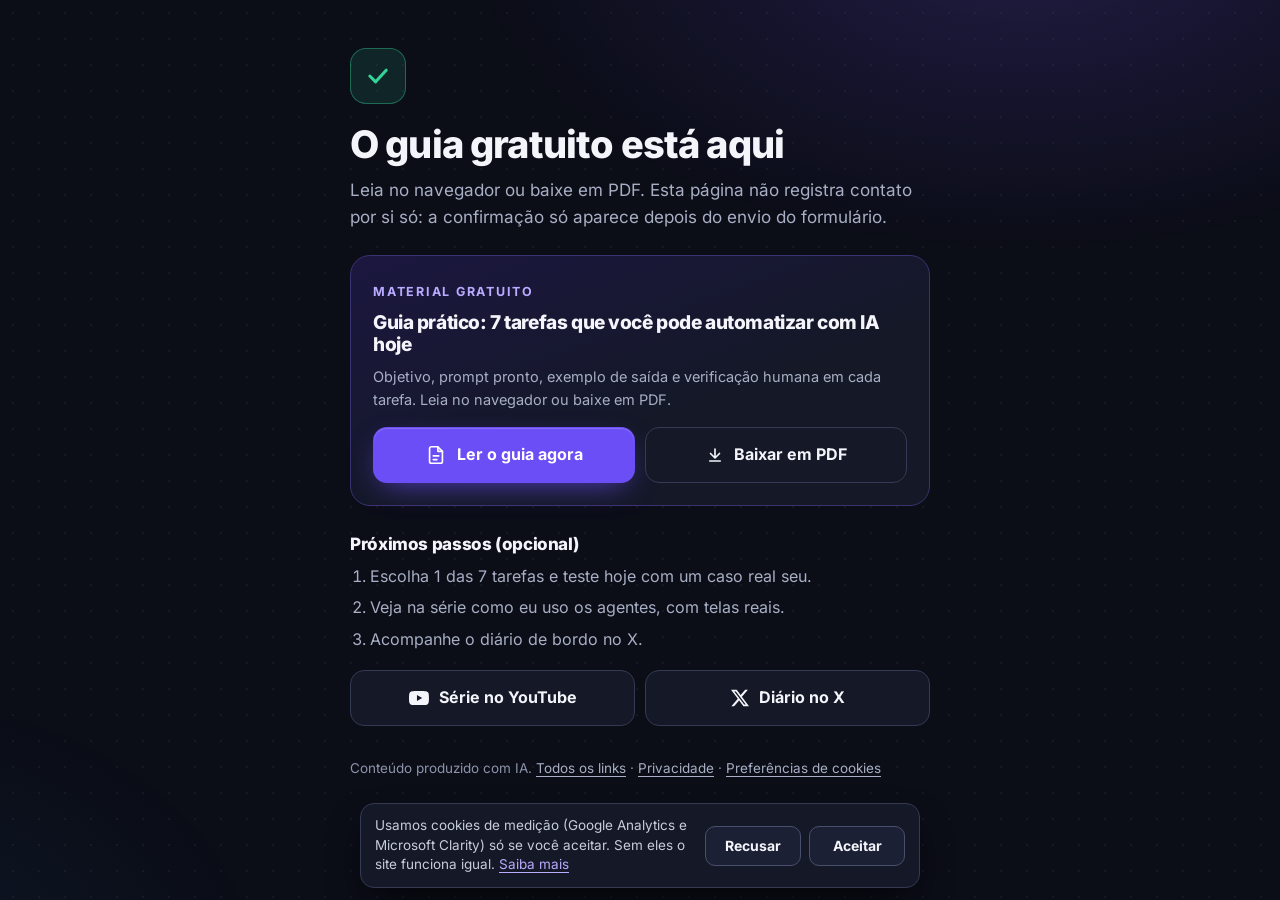
<file: obrigado/index.html>
<!doctype html><html lang="pt-BR"><head><meta charset="utf-8"><meta name="viewport" content="width=device-width,initial-scale=1,viewport-fit=cover">
<!-- PADRÃO VISUAL t354u v2 (26/11/2026). Ver DIRETRIZES_PERSISTENTES.md §PADRÃO VISUAL t354u. Sem frameworks; CSS inline; Inter auto-hospedada (OFL); GA4/Clarity só com consentimento. -->
<title>Guia gratuito · 7 tarefas com IA · Daniel Iksilara</title><meta name="description" content="Acesse o guia prático com 7 tarefas, prompts prontos e verificação humana."><meta name="robots" content="noindex,nofollow">
<link rel="canonical" href="https://pagmax.app.br/obrigado/"><meta name="theme-color" content="#0B0D17">
<meta property="og:type" content="website"><meta property="og:locale" content="pt_BR"><meta property="og:site_name" content="Daniel Iksilara · IA e negócios digitais"><meta property="og:title" content="Guia gratuito · 7 tarefas com IA · Daniel Iksilara"><meta property="og:description" content="Acesse o guia prático com 7 tarefas, prompts prontos e verificação humana."><meta property="og:url" content="https://pagmax.app.br/obrigado/"><meta property="og:image" content="https://pagmax.app.br/assets/og-t354u.jpg"><meta property="og:image:width" content="1200"><meta property="og:image:height" content="630"><meta property="og:image:alt" content="Daniel Iksilara · IA e negócios digitais: uma empresa construída com agentes de IA, em público."><meta name="twitter:card" content="summary_large_image"><meta name="twitter:site" content="@IksilaraDaniel"><meta name="twitter:image" content="https://pagmax.app.br/assets/og-t354u.jpg">
<link rel="icon" href="../favicon.ico" sizes="any"><link rel="icon" type="image/png" sizes="48x48" href="../assets/favicon-48.png"><link rel="apple-touch-icon" href="../assets/apple-touch-icon.png">
<link rel="preload" href="../assets/inter-latin.woff2" as="font" type="font/woff2" crossorigin>
<style>@font-face{font-family:Inter;font-style:normal;font-weight:400 800;font-display:optional;src:url(../assets/inter-latin.woff2) format("woff2");unicode-range:U+0000-00FF,U+0131,U+0152-0153,U+02BB-02BC,U+02C6,U+02DA,U+02DC,U+2000-206F,U+20AC,U+2122,U+2191,U+2193,U+2212,U+2215,U+FEFF,U+FFFD}
:root{--bg:#0B0D17;--bg2:#10131F;--card:#141827;--line:#252A3D;--line2:#343A54;--tx:#F4F5FA;--mut:#A8AFC4;--dim:#8C93AB;--ac:#6B4EF6;--ac2:#7C5CFF;--act:#B9ABFF;--ok:#34D399;--r:16px}
*{box-sizing:border-box}html{-webkit-text-size-adjust:100%;scroll-behavior:smooth}
body{margin:0;background:var(--bg);color:var(--tx);font:16px/1.6 Inter,system-ui,-apple-system,"Segoe UI",Roboto,Arial,sans-serif;-webkit-font-smoothing:antialiased;min-height:100vh}
body::before{content:"";position:fixed;inset:0;z-index:-1;pointer-events:none;background:radial-gradient(900px 520px at 80% -8%,rgba(124,92,255,.20),transparent 62%),radial-gradient(700px 480px at -12% 108%,rgba(56,189,248,.07),transparent 60%),radial-gradient(rgba(255,255,255,.045) 1px,transparent 1.4px) 0 0/26px 26px}
a{color:var(--act);text-underline-offset:3px}a:hover{color:#fff}
:focus-visible{outline:3px solid var(--act);outline-offset:3px;border-radius:10px}
h1,h2,h3{line-height:1.18;letter-spacing:-.022em;margin:0}
.skip{position:absolute;left:-999px;top:8px;background:#fff;color:#000;padding:8px 12px;border-radius:8px;z-index:9}.skip:focus{left:8px}
.badge{display:inline-flex;align-items:center;gap:8px;border:1px solid var(--line2);background:rgba(20,24,39,.75);color:var(--mut);border-radius:999px;padding:5px 12px 5px 10px;font-size:13px;font-weight:600;letter-spacing:.01em}
.badge i{width:7px;height:7px;border-radius:50%;background:var(--ac2);box-shadow:0 0 0 3px rgba(124,92,255,.22)}
.eyebrow{font-size:12.5px;font-weight:700;letter-spacing:.14em;text-transform:uppercase;color:var(--act)}
.btn{display:flex;align-items:center;justify-content:center;gap:10px;min-height:52px;padding:14px 22px;border-radius:14px;font-weight:700;font-size:16px;text-decoration:none;border:1px solid transparent;cursor:pointer;transition:transform .15s ease,background .15s ease,border-color .15s ease;font-family:inherit}
.btn:active{transform:translateY(1px)}
.btn-p{background:var(--ac);color:#fff;box-shadow:0 10px 30px -10px rgba(107,78,246,.75),inset 0 1px 0 rgba(255,255,255,.18)}.btn-p:hover{background:#5B3FE6;color:#fff}
.btn-s{background:var(--card);border-color:var(--line2);color:var(--tx)}.btn-s:hover{border-color:var(--ac2);color:#fff}
.soc{display:flex;gap:10px;flex-wrap:wrap}
.soc a{display:grid;place-items:center;width:46px;height:46px;border-radius:12px;background:var(--card);border:1px solid var(--line);color:var(--tx);transition:border-color .15s,color .15s}.soc a:hover{border-color:var(--ac2);color:var(--act)}
.foot{color:var(--dim);font-size:13.5px;line-height:1.6}.foot a{color:var(--mut)}
.lead-form{display:grid;gap:14px}
.lead-form label{display:block;font-weight:600;font-size:14.5px;color:var(--tx)}.lead-form label small{color:var(--dim);font-weight:500;font-size:13.5px}
.lead-form input[type=text],.lead-form select{display:block;width:100%;margin-top:7px;min-height:50px;background:#0D1020;color:var(--tx);border:1px solid var(--line2);border-radius:12px;padding:12px 14px;font:16px Inter,system-ui,sans-serif}
.lead-form input::placeholder{color:#7D84A0}
.lead-form input:focus,.lead-form select:focus{outline:2px solid var(--ac2);outline-offset:1px;border-color:var(--ac2)}
.lead-form .chk{display:flex;gap:11px;align-items:flex-start;font-weight:500;color:var(--mut);font-size:14px;line-height:1.5}.lead-form .chk input{width:22px;height:22px;margin:1px 0 0;flex:none;accent-color:var(--ac2)}
.lead-form .hp{position:absolute;left:-9999px;width:1px;height:1px;overflow:hidden}
.lead-form button:disabled{opacity:.6;cursor:wait}
.lead-form .fine{margin:-4px 0 0;color:var(--dim);font-size:13px}.lead-form .fine a{color:var(--mut)}.lead-msg{min-height:1.3em;margin:0;font-size:14px;color:var(--mut)}.lead-msg.err{color:#FDA4AF}
.lead-ok{background:rgba(52,211,153,.08);border:1px solid rgba(52,211,153,.35);border-radius:12px;padding:16px}.lead-ok p{color:var(--mut);margin:.4em 0 .8em}
@media (prefers-reduced-motion:reduce){*{transition:none!important;scroll-behavior:auto!important}}
#pm-ck{position:fixed;left:12px;right:12px;bottom:12px;z-index:50;max-width:560px;margin:0 auto;display:flex;flex-wrap:wrap;gap:10px 14px;align-items:center;justify-content:space-between;background:#141827;border:1px solid #343A54;border-radius:14px;padding:12px 14px;box-shadow:0 18px 40px -12px rgba(0,0,0,.7);font:13.5px/1.45 Inter,system-ui,sans-serif;color:#C8CDDD}#pm-ck p{margin:0;flex:1 1 260px}#pm-ck a{color:#B9ABFF}#pm-ck div{display:flex;gap:8px}#pm-ck button{min-height:40px;min-width:96px;padding:8px 14px;border-radius:10px;border:1px solid #4A4F6E;background:#1C2034;color:#F4F5FA;font:700 14px Inter,system-ui,sans-serif;cursor:pointer}#pm-ck button:hover{border-color:#7C5CFF}@media print{#pm-ck{display:none!important}}.o{max-width:620px;margin:0 auto;padding:48px 20px 56px}
.ok{display:grid;place-items:center;width:56px;height:56px;border-radius:16px;background:rgba(52,211,153,.12);border:1px solid rgba(52,211,153,.4);color:var(--ok)}
.o h1{font-size:clamp(28px,6vw,38px);font-weight:800;margin:18px 0 0}.o .sub{color:var(--mut);font-size:17px;margin:10px 0 24px}
.card{border-radius:20px;padding:22px;background:linear-gradient(160deg,#1B1740,#141827 60%);border:1px solid #3B3370}
.card h2{font-size:19px;font-weight:800;margin-top:8px}.card p{color:var(--mut);font-size:14.5px;margin:8px 0 16px}
.st{display:grid;gap:10px}
.nx{margin-top:28px}.nx h2{font-size:17px;font-weight:800}.nx ol{color:var(--mut);padding-left:20px;margin:10px 0 18px}.nx li{margin:6px 0}
.row2{display:grid;gap:10px}@media(min-width:560px){.row2{grid-template-columns:1fr 1fr}.st{grid-template-columns:1fr 1fr}}
</style>
<script>/* t354u v2: GA4 e Clarity só depois do "Aceitar" (preferência em localStorage pm_cookies). */window.dataLayer=window.dataLayer||[];function gtag(){dataLayer.push(arguments)}(function(){var K="pm_cookies",v=null;try{v=localStorage.getItem(K)}catch(e){}function load(){if(window.__pmL)return;window.__pmL=1;gtag("js",new Date());gtag("config","G-CX4YRZL19Q");var s=document.createElement("script");s.async=1;s.src="https://www.googletagmanager.com/gtag/js?id=G-CX4YRZL19Q";document.head.appendChild(s);(function(c,l,a,r,i,t,y){c[a]=c[a]||function(){(c[a].q=c[a].q||[]).push(arguments)};t=l.createElement(r);t.async=1;t.src="https://www.clarity.ms/tag/"+i;y=l.getElementsByTagName(r)[0];y.parentNode.insertBefore(t,y)})(window,document,"clarity","script","zjrxurgd55")}function bar(){if(document.getElementById("pm-ck"))return;var d=document.createElement("div");d.id="pm-ck";d.setAttribute("role","dialog");d.setAttribute("aria-label","Preferências de cookies");d.innerHTML='<p>Usamos cookies de medição (Google Analytics e Microsoft Clarity) só se você aceitar. Sem eles o site funciona igual. <a href="../privacidade.html#cookies">Saiba mais</a></p><div><button type="button" data-ck="0">Recusar</button><button type="button" data-ck="1">Aceitar</button></div>';d.addEventListener("click",function(e){var b=e.target.closest("button[data-ck]");if(b)window.pmConsent(b.getAttribute("data-ck")==="1")});document.body.appendChild(d)}window.pmConsent=function(ok){try{localStorage.setItem(K,ok?"granted":"denied")}catch(e){}var b=document.getElementById("pm-ck");if(b)b.remove();if(ok)load()};window.pmCookiePrefs=function(){try{localStorage.removeItem(K)}catch(e){}bar()};if(v==="granted")load();else if(v!=="denied"){if(document.body)bar();else document.addEventListener("DOMContentLoaded",bar)}})();</script>
</head>
<body><main class="o">
<div class="ok" aria-hidden="true"><svg width="28" height="28" viewBox="0 0 24 24" fill="none" stroke="currentColor" stroke-width="2.6" stroke-linecap="round" stroke-linejoin="round"><path d="M5 12l5 5 9-10"/></svg></div>
<h1 id="ok-t">O guia gratuito está aqui</h1>
<p class="sub" id="ok-s">Leia no navegador ou baixe em PDF. Esta página não registra contato por si só: a confirmação só aparece depois do envio do formulário.</p>
<section class="card" aria-labelledby="c-t"><span class="eyebrow">Material gratuito</span>
<h2 id="c-t">Guia prático: 7 tarefas que você pode automatizar com IA hoje</h2>
<p>Objetivo, prompt pronto, exemplo de saída e verificação humana em cada tarefa. Leia no navegador ou baixe em PDF.</p>
<div class="st"><a class="btn btn-p" href="../guia/7-tarefas-ia/" data-id="obrigado_ler"><svg aria-hidden="true" focusable="false" width="22" height="22" viewBox="0 0 24 24" fill="none" stroke="currentColor" stroke-width="1.8" stroke-linecap="round" stroke-linejoin="round"><path d="M14 3H7a2 2 0 0 0-2 2v14a2 2 0 0 0 2 2h10a2 2 0 0 0 2-2V8z"/><path d="M14 3v5h5M9 13h6M9 17h4"/></svg> Ler o guia agora</a><a class="btn btn-s" href="../guia/7-tarefas-ia.pdf" download data-id="obrigado_pdf"><svg aria-hidden="true" focusable="false" width="18" height="18" viewBox="0 0 24 24" fill="none" stroke="currentColor" stroke-width="2.2" stroke-linecap="round" stroke-linejoin="round"><path d="M12 4v12M6 10l6 6 6-6M5 20h14"/></svg> Baixar em PDF</a></div>
</section>
<section class="nx"><h2>Próximos passos (opcional)</h2>
<ol><li>Escolha 1 das 7 tarefas e teste hoje com um caso real seu.</li><li>Veja na série como eu uso os agentes, com telas reais.</li><li>Acompanhe o diário de bordo no X.</li></ol>
<div class="row2"><a class="btn btn-s" href="https://www.youtube.com/@daniel.traderof?utm_source=obrigado&utm_medium=hub&utm_content=obrigado_youtube" data-id="obrigado_youtube"><svg aria-hidden="true" focusable="false" width="20" height="20" viewBox="0 0 24 24" fill="currentColor"><path d="M23.498 6.186a3.016 3.016 0 0 0-2.122-2.136C19.505 3.545 12 3.545 12 3.545s-7.505 0-9.377.505A3.017 3.017 0 0 0 .502 6.186C0 8.07 0 12 0 12s0 3.93.502 5.814a3.016 3.016 0 0 0 2.122 2.136c1.871.505 9.376.505 9.376.505s7.505 0 9.377-.505a3.015 3.015 0 0 0 2.122-2.136C24 15.93 24 12 24 12s0-3.93-.502-5.814zM9.545 15.568V8.432L15.818 12l-6.273 3.568z"/></svg> Série no YouTube</a><a class="btn btn-s" href="https://x.com/IksilaraDaniel?utm_source=obrigado&utm_medium=hub&utm_content=obrigado_x" data-id="obrigado_x"><svg aria-hidden="true" focusable="false" width="18" height="18" viewBox="0 0 24 24" fill="currentColor"><path d="M18.901 1.153h3.68l-8.04 9.19L24 22.846h-7.406l-5.8-7.584-6.638 7.584H.474l8.6-9.83L0 1.154h7.594l5.243 6.932ZM17.61 20.644h2.039L6.486 3.24H4.298Z"/></svg> Diário no X</a></div></section>
<footer class="foot" style="margin-top:32px"><p>Conteúdo produzido com IA. <a href="../links/">Todos os links</a> · <a href="../privacidade.html">Privacidade</a> · <a href="#" onclick="window.pmCookiePrefs&&pmCookiePrefs();return false">Preferências de cookies</a></p></footer>
</main>
<script>try{var i=new URLSearchParams(location.search).get("i"),L=null;try{L=JSON.parse(sessionStorage.getItem("pm_lead_ok")||"null");sessionStorage.removeItem("pm_lead_ok")}catch(e){}if(L){var t=document.getElementById("ok-t"),p=document.getElementById("ok-s");if(t)t.textContent="Pronto! Seu guia está liberado.";if(p)p.textContent="Recebi seu contato e vou usar só para o que você autorizou. Você pode pedir a exclusão quando quiser.";if(typeof gtag==="function"){gtag("event","generate_lead",L);gtag("event","guia_liberado",{lead_interest:i||L.lead_interest||""})}}}catch(e){}</script>
<script>document.addEventListener("click",function(e){var a=e.target.closest&&e.target.closest("a[data-id]");if(!a||typeof gtag!=="function")return;var id=a.getAttribute("data-id"),h=a.getAttribute("href")||"";gtag("event","click_link",{link_id:id,link_url:h.slice(0,100),page:location.pathname});});</script>
<script type="module" src="https://static.cloudflareinsights.com/beacon.min.js/vce701823e78c4301a35b7e07294d87301792088814092" integrity="sha512-UKNk8GbxkABxKcXYuLkO16EleLGUkcvJWtpSNmExE0Too3ZaFAxTscNWEc1OdAv5/BikHawapSCaiD2XCmp+Bw==" data-cf-beacon='{"version":"2024.11.0","token":"684527f3acc2404fba511bf5faff251a","r":1,"spa":2}' crossorigin="anonymous"></script>
</body></html>
</file>
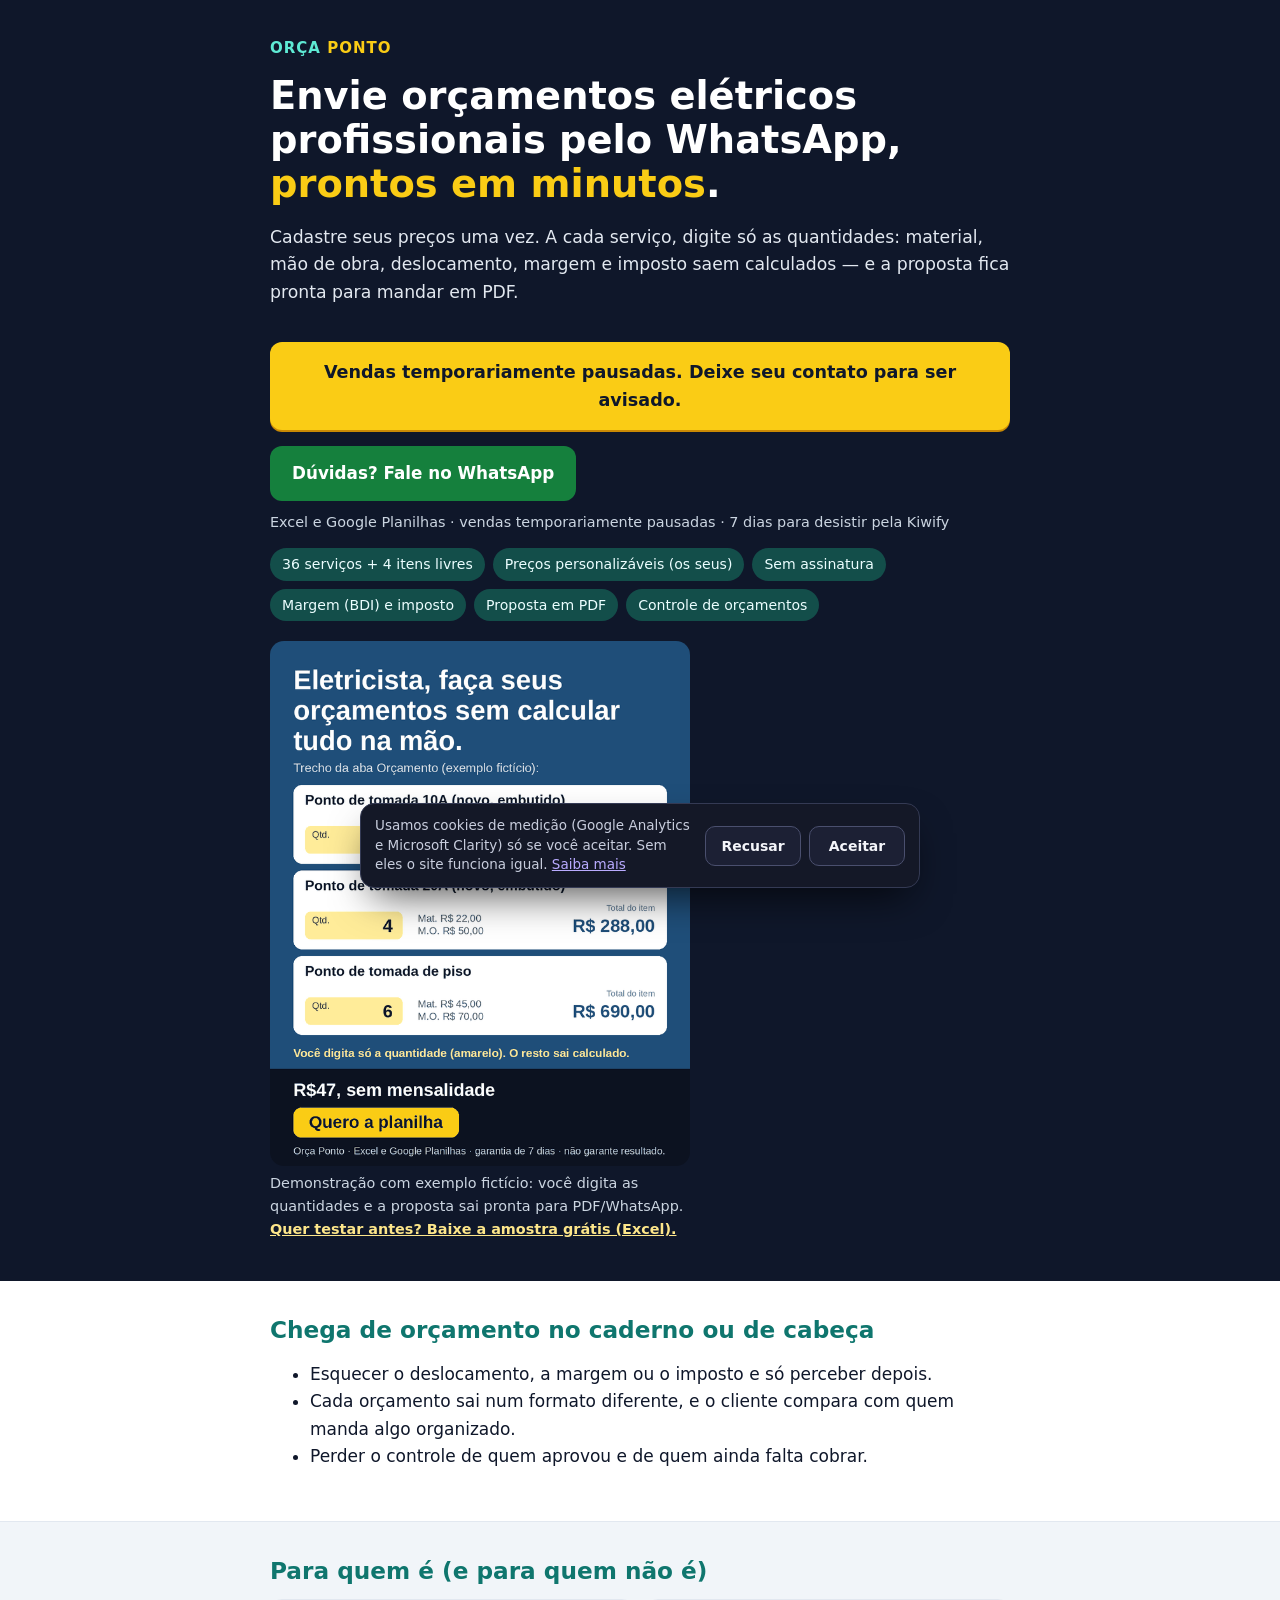
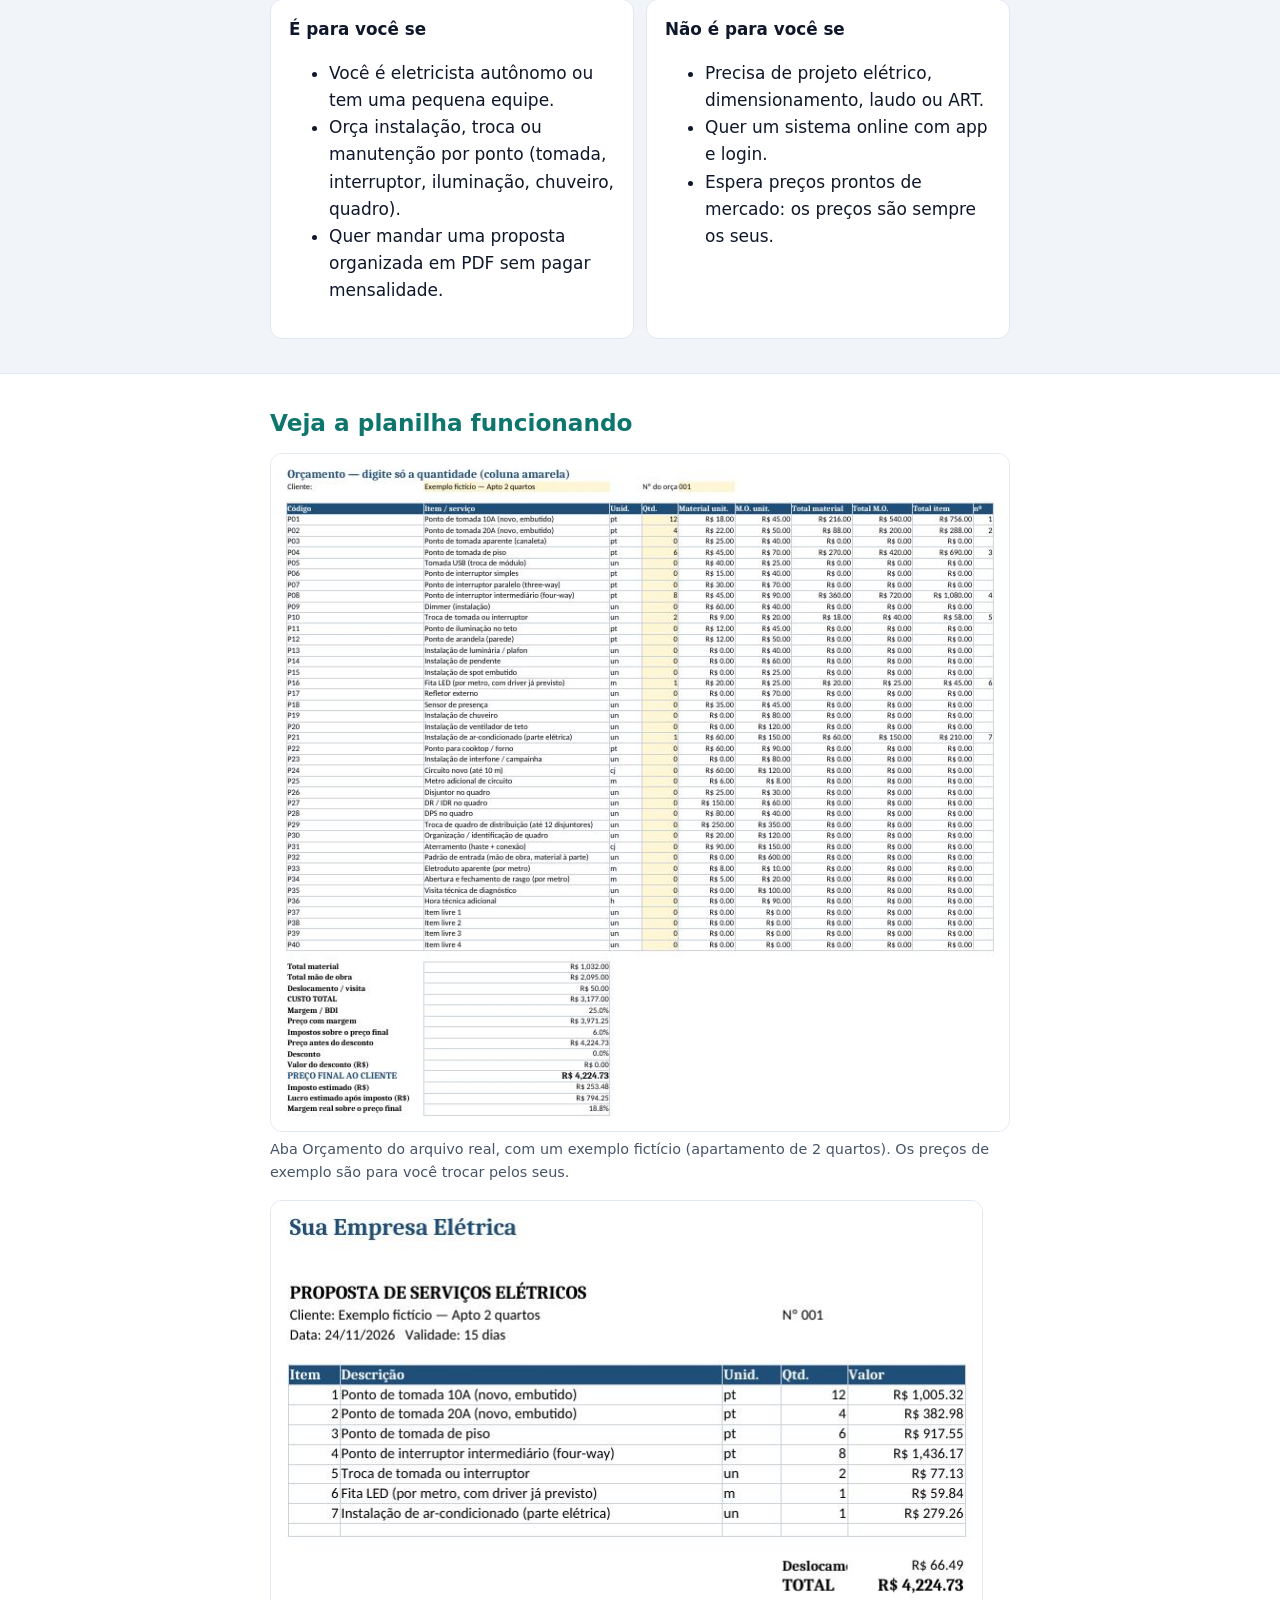
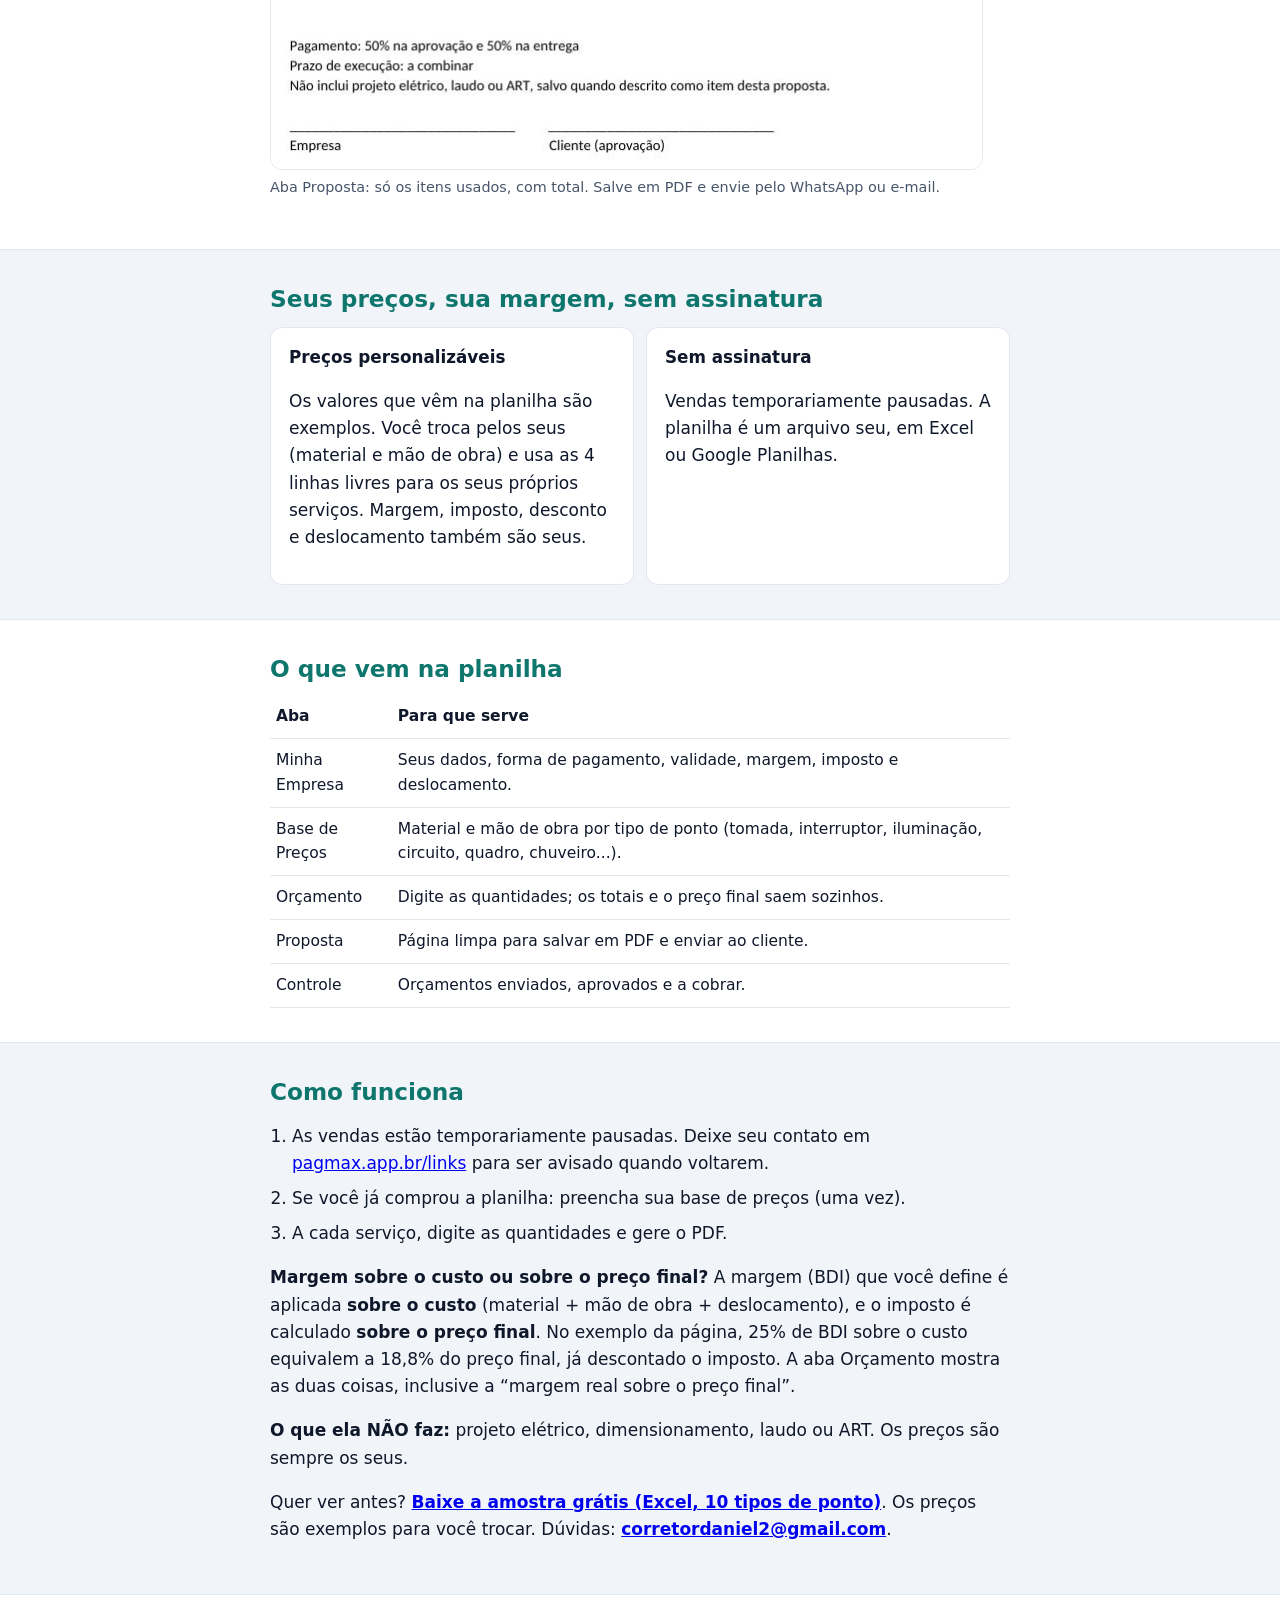
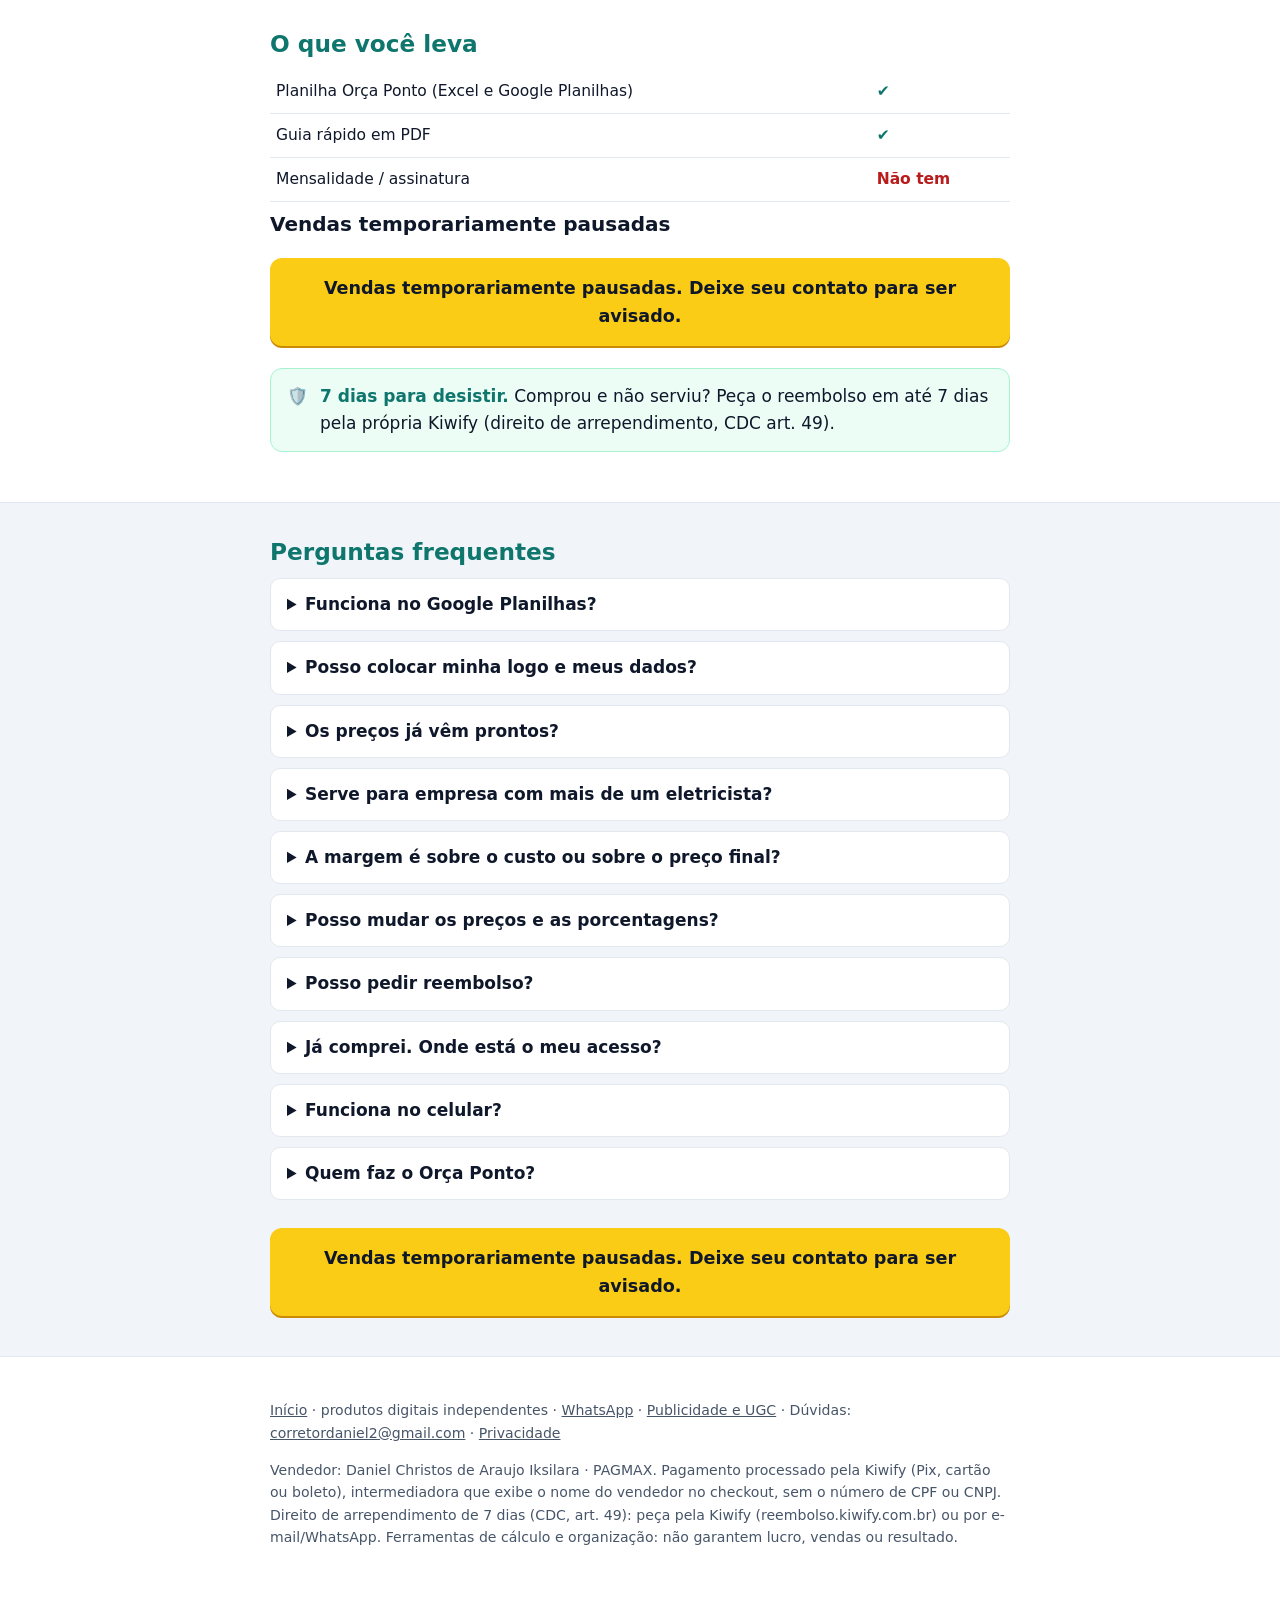
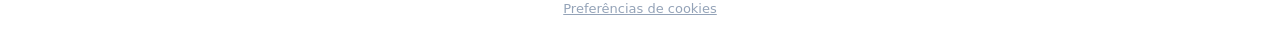
<file: orca-ponto/index.html>
<!doctype html><html lang="pt-BR"><head><meta charset="utf-8"><meta name="robots" content="noindex,nofollow"><meta name="viewport" content="width=device-width,initial-scale=1">
<title>Orça Ponto — planilha de orçamento elétrico por ponto</title><meta name="description" content="Planilha para eletricistas: base de preços por ponto, orçamento com margem, deslocamento e imposto, e proposta pronta para PDF. Excel e Google Planilhas.">
<link rel="canonical" href="https://pagmax.app.br/orca-ponto/">
<meta property="og:type" content="product"><meta property="og:title" content="Orça Ponto — planilha de orçamento elétrico por ponto"><meta property="og:description" content="Planilha para eletricistas: base de preços por ponto, orçamento com margem, deslocamento e imposto, e proposta pronta para PDF. Excel e Google Planilhas.">
<meta property="og:image" content="https://pagmax.app.br/assets/og-t354u.jpg"><meta property="og:image:width" content="1200"><meta property="og:image:height" content="630"><meta property="og:locale" content="pt_BR">
<meta name="theme-color" content="#0f172a"><link rel="stylesheet" href="../assets/s.css?v=t339u">
<style>.demo{margin:20px 0 0;max-width:420px}.demo img{width:100%;height:auto;border:0;border-radius:14px}.demo figcaption{color:#cbd5e1;font-size:.9rem}.demo a,.amostra a{font-weight:700}.demo a{color:#fde68a}.pill{display:grid;gap:12px;margin:14px 0 0}@media(min-width:700px){.pill{grid-template-columns:1fr 1fr}}</style>
<!-- Tag de anúncios desligada nesta página durante a pausa comercial. -->
<link rel="icon" href="../favicon.ico" sizes="any"><link rel="icon" type="image/png" sizes="48x48" href="../assets/favicon-48.png"><link rel="apple-touch-icon" href="../assets/apple-touch-icon.png"><style>#pm-ck{position:fixed;left:12px;right:12px;bottom:12px;z-index:50;max-width:560px;margin:0 auto;display:flex;flex-wrap:wrap;gap:10px 14px;align-items:center;justify-content:space-between;background:#141827;border:1px solid #343A54;border-radius:14px;padding:12px 14px;box-shadow:0 18px 40px -12px rgba(0,0,0,.7);font:13.5px/1.45 Inter,system-ui,sans-serif;color:#C8CDDD}#pm-ck p{margin:0;flex:1 1 260px}#pm-ck a{color:#B9ABFF}#pm-ck div{display:flex;gap:8px}#pm-ck button{min-height:40px;min-width:96px;padding:8px 14px;border-radius:10px;border:1px solid #4A4F6E;background:#1C2034;color:#F4F5FA;font:700 14px Inter,system-ui,sans-serif;cursor:pointer}#pm-ck button:hover{border-color:#7C5CFF}@media print{#pm-ck{display:none!important}}</style><script>/* t354u v2: GA4 e Clarity só depois do "Aceitar" (preferência em localStorage pm_cookies). */window.dataLayer=window.dataLayer||[];function gtag(){dataLayer.push(arguments)}(function(){var K="pm_cookies",v=null;try{v=localStorage.getItem(K)}catch(e){}function load(){if(window.__pmL)return;window.__pmL=1;gtag("js",new Date());gtag("config","G-CX4YRZL19Q");var s=document.createElement("script");s.async=1;s.src="https://www.googletagmanager.com/gtag/js?id=G-CX4YRZL19Q";document.head.appendChild(s);(function(c,l,a,r,i,t,y){c[a]=c[a]||function(){(c[a].q=c[a].q||[]).push(arguments)};t=l.createElement(r);t.async=1;t.src="https://www.clarity.ms/tag/"+i;y=l.getElementsByTagName(r)[0];y.parentNode.insertBefore(t,y)})(window,document,"clarity","script","zjrxurgd55")}function bar(){if(document.getElementById("pm-ck"))return;var d=document.createElement("div");d.id="pm-ck";d.setAttribute("role","dialog");d.setAttribute("aria-label","Preferências de cookies");d.innerHTML='<p>Usamos cookies de medição (Google Analytics e Microsoft Clarity) só se você aceitar. Sem eles o site funciona igual. <a href="../privacidade.html#cookies">Saiba mais</a></p><div><button type="button" data-ck="0">Recusar</button><button type="button" data-ck="1">Aceitar</button></div>';d.addEventListener("click",function(e){var b=e.target.closest("button[data-ck]");if(b)window.pmConsent(b.getAttribute("data-ck")==="1")});document.body.appendChild(d)}window.pmConsent=function(ok){try{localStorage.setItem(K,ok?"granted":"denied")}catch(e){}var b=document.getElementById("pm-ck");if(b)b.remove();if(ok)load()};window.pmCookiePrefs=function(){try{localStorage.removeItem(K)}catch(e){}bar()};if(v==="granted")load();else if(v!=="denied"){if(document.body)bar();else document.addEventListener("DOMContentLoaded",bar)}})();</script></head><!-- t354u 26/11/2026: PAUSA COMERCIAL (INSS/BPC). Botões de compra trocados por aviso. t354u-v3 26/11 18:20: removidas instruções e chamadas comerciais residuais; restam aviso de pausa, suporte e política de reembolso para quem já comprou. Originais: pagmax/backup_pre_t354u_v3_chatgpt_2026-11-26/ --><body>
<header class="h"><div class="w"><div class="brand">ORÇA <b>PONTO</b></div>
<h1>Envie orçamentos elétricos profissionais pelo WhatsApp, <em>prontos em minutos</em>.</h1>
<p class="lead">Cadastre seus preços uma vez. A cada serviço, digite só as quantidades: material, mão de obra, deslocamento, margem e imposto saem calculados — e a proposta fica pronta para mandar em PDF.</p>
<a class="btn" href="../links/#guia" data-pausa="t354u">Vendas temporariamente pausadas. Deixe seu contato para ser avisado.</a>
<a class="btn-wa" href="https://wa.me/5511921430595?text=Ol%C3%A1%21%20Vim%20pela%20p%C3%A1gina%20do%20Or%C3%A7a%20Ponto%20e%20tenho%20uma%20d%C3%BAvida%20sobre%20o%20Or%C3%A7a%20Ponto.">Dúvidas? Fale no WhatsApp</a>
<p class="sub">Excel e Google Planilhas · vendas temporariamente pausadas · 7 dias para desistir pela Kiwify</p>
<ul class="chips"><li>36 serviços + 4 itens livres</li><li>Preços personalizáveis (os seus)</li><li>Sem assinatura</li><li>Margem (BDI) e imposto</li><li>Proposta em PDF</li><li>Controle de orçamentos</li></ul>
<figure class="demo"><img src="../assets/op-demo-v2.gif" width="660" height="825" alt="Demonstração: digite as quantidades na aba Orçamento e a proposta sai pronta para enviar pelo WhatsApp" loading="eager"><figcaption>Demonstração com exemplo fictício: você digita as quantidades e a proposta sai pronta para PDF/WhatsApp. <a href="../orca-ponto/amostra-orca-ponto.xlsx" download>Quer testar antes? Baixe a amostra grátis (Excel).</a></figcaption></figure>
</div></header>
<main>
<section><div class="w"><h2>Chega de orçamento no caderno ou de cabeça</h2>
<ul><li>Esquecer o deslocamento, a margem ou o imposto e só perceber depois.</li>
<li>Cada orçamento sai num formato diferente, e o cliente compara com quem manda algo organizado.</li>
<li>Perder o controle de quem aprovou e de quem ainda falta cobrar.</li></ul></div></section>
<section class="alt"><div class="w"><h2>Para quem é (e para quem não é)</h2>
<div class="pill"><div class="card"><h3>É para você se</h3><ul><li>Você é eletricista autônomo ou tem uma pequena equipe.</li><li>Orça instalação, troca ou manutenção por ponto (tomada, interruptor, iluminação, chuveiro, quadro).</li><li>Quer mandar uma proposta organizada em PDF sem pagar mensalidade.</li></ul></div>
<div class="card"><h3>Não é para você se</h3><ul><li>Precisa de projeto elétrico, dimensionamento, laudo ou ART.</li><li>Quer um sistema online com app e login.</li><li>Espera preços prontos de mercado: os preços são sempre os seus.</li></ul></div></div></div></section>
<section><div class="w"><h2>Veja a planilha funcionando</h2>
<figure><img src="../assets/op-orcamento.jpg" width="775" height="711" loading="lazy" alt="Aba Orçamento com quantidades e preço final ao cliente"><figcaption>Aba Orçamento do arquivo real, com um exemplo fictício (apartamento de 2 quartos). Os preços de exemplo são para você trocar pelos seus.</figcaption></figure>
<figure><img src="../assets/op-proposta.jpg" width="713" height="570" loading="lazy" alt="Proposta de serviços elétricos gerada pela planilha"><figcaption>Aba Proposta: só os itens usados, com total. Salve em PDF e envie pelo WhatsApp ou e-mail.</figcaption></figure></div></section>
<section class="alt"><div class="w"><h2>Seus preços, sua margem, sem assinatura</h2>
<div class="pill"><div class="card"><h3>Preços personalizáveis</h3><p>Os valores que vêm na planilha são exemplos. Você troca pelos seus (material e mão de obra) e usa as 4 linhas livres para os seus próprios serviços. Margem, imposto, desconto e deslocamento também são seus.</p></div>
<div class="card"><h3>Sem assinatura</h3><p>Vendas temporariamente pausadas. A planilha é um arquivo seu, em Excel ou Google Planilhas.</p></div></div></div></section>
<section><div class="w"><h2>O que vem na planilha</h2><table>
<tr><th>Aba</th><th>Para que serve</th></tr>
<tr><td>Minha Empresa</td><td>Seus dados, forma de pagamento, validade, margem, imposto e deslocamento.</td></tr>
<tr><td>Base de Preços</td><td>Material e mão de obra por tipo de ponto (tomada, interruptor, iluminação, circuito, quadro, chuveiro...).</td></tr>
<tr><td>Orçamento</td><td>Digite as quantidades; os totais e o preço final saem sozinhos.</td></tr>
<tr><td>Proposta</td><td>Página limpa para salvar em PDF e enviar ao cliente.</td></tr>
<tr><td>Controle</td><td>Orçamentos enviados, aprovados e a cobrar.</td></tr></table></div></section>
<section class="alt"><div class="w"><h2>Como funciona</h2><ol class="steps">
<li>As vendas estão temporariamente pausadas. Deixe seu contato em <a href="../links/#guia">pagmax.app.br/links</a> para ser avisado quando voltarem.</li><li>Se você já comprou a planilha: preencha sua base de preços (uma vez).</li><li>A cada serviço, digite as quantidades e gere o PDF.</li></ol>
<p><b>Margem sobre o custo ou sobre o preço final?</b> A margem (BDI) que você define é aplicada <b>sobre o custo</b> (material + mão de obra + deslocamento), e o imposto é calculado <b>sobre o preço final</b>. No exemplo da página, 25% de BDI sobre o custo equivalem a 18,8% do preço final, já descontado o imposto. A aba Orçamento mostra as duas coisas, inclusive a “margem real sobre o preço final”.</p>
<p><b>O que ela NÃO faz:</b> projeto elétrico, dimensionamento, laudo ou ART. Os preços são sempre os seus.</p>
<p class="amostra">Quer ver antes? <a href="../orca-ponto/amostra-orca-ponto.xlsx" download>Baixe a amostra grátis (Excel, 10 tipos de ponto)</a>. Os preços são exemplos para você trocar. Dúvidas: <a href="mailto:corretordaniel2@gmail.com?subject=D%C3%BAvida%20Or%C3%A7a%20Ponto">corretordaniel2@gmail.com</a>.</p></div></section>
<section><div class="w"><h2>O que você leva</h2><table>
<tr><td>Planilha Orça Ponto (Excel e Google Planilhas)</td><td class="ok">✔</td></tr>
<tr><td>Guia rápido em PDF</td><td class="ok">✔</td></tr>
<tr><td>Mensalidade / assinatura</td><td class="no">Não tem</td></tr></table>
<p class="price" style="font-size:1.25rem">Vendas temporariamente pausadas</p>
<a class="btn" href="../links/#guia" data-pausa="t354u">Vendas temporariamente pausadas. Deixe seu contato para ser avisado.</a>
<div class="guar"><div>🛡️</div><div><b>7 dias para desistir.</b> Comprou e não serviu? Peça o reembolso em até 7 dias pela própria Kiwify (direito de arrependimento, CDC art. 49).</div></div>
</div></section>
<section class="alt"><div class="w"><h2>Perguntas frequentes</h2><details><summary>Funciona no Google Planilhas?</summary><p>Sim. Também abre no Excel.</p></details><details><summary>Posso colocar minha logo e meus dados?</summary><p>Seus dados sim, na aba Minha Empresa, e eles aparecem na proposta.</p></details><details><summary>Os preços já vêm prontos?</summary><p>Vêm preços de EXEMPLO só para mostrar a conta. Troque pelos seus antes de usar.</p></details><details><summary>Serve para empresa com mais de um eletricista?</summary><p>Sim: todos usam a mesma base de preços e o mesmo padrão de proposta.</p></details><details><summary>A margem é sobre o custo ou sobre o preço final?</summary><p>A margem (BDI) é aplicada sobre o custo; o imposto, sobre o preço final. A planilha mostra o lucro estimado e a margem real sobre o preço final para você conferir.</p></details><details><summary>Posso mudar os preços e as porcentagens?</summary><p>Sim. Preços, margem, imposto, desconto e deslocamento são todos seus; nada é fixo.</p></details><details><summary>Posso pedir reembolso?</summary><p>Sim, em até 7 dias, pela própria Kiwify (reembolso.kiwify.com.br), sem precisar justificar.</p></details><details><summary>Já comprei. Onde está o meu acesso?</summary><p>Quem já comprou recebeu o acesso da Kiwify no e-mail usado na compra. Não encontrou? Olhe Spam e Promoções ou escreva para <a href="mailto:corretordaniel2@gmail.com?subject=Acesso%20Or%C3%A7a%20Ponto">corretordaniel2@gmail.com</a>. Novas vendas estão pausadas.</p></details><details><summary>Funciona no celular?</summary><p>Dá para consultar e preencher pelo app do Google Planilhas, mas a primeira configuração da base de preços é mais confortável no computador.</p></details><details><summary>Quem faz o Orça Ponto?</summary><p>Daniel Iksilara, produtor independente. Atendimento por WhatsApp e e-mail. Não usamos depoimentos fictícios: a demonstração e a amostra grátis mostram o arquivo real.</p></details>
<a class="btn" href="../links/#guia" data-pausa="t354u">Vendas temporariamente pausadas. Deixe seu contato para ser avisado.</a></div></section>
</main><footer><div class="w"><p><a href="../">Início</a> · produtos digitais independentes · <a href="https://wa.me/5511921430595?text=Ol%C3%A1%21%20Vim%20pela%20p%C3%A1gina%20do%20Or%C3%A7a%20Ponto%20e%20tenho%20uma%20d%C3%BAvida%20sobre%20o%20Or%C3%A7a%20Ponto.">WhatsApp</a> · <a href="../#publicidade">Publicidade e UGC</a> · Dúvidas: <a href="mailto:corretordaniel2@gmail.com">corretordaniel2@gmail.com</a> · <a href="../privacidade.html">Privacidade</a></p>
<p>Vendedor: Daniel Christos de Araujo Iksilara · PAGMAX. Pagamento processado pela Kiwify (Pix, cartão ou boleto), intermediadora que exibe o nome do vendedor no checkout, sem o número de CPF ou CNPJ. Direito de arrependimento de 7 dias (CDC, art. 49): peça pela Kiwify (reembolso.kiwify.com.br) ou por e-mail/WhatsApp. Ferramentas de cálculo e organização: não garantem lucro, vendas ou resultado.</p></div></footer>
<div class="sticky"><span>Orça Ponto</span><a href="../links/#guia" data-pausa="t354u">Vendas pausadas · Avise-me</a></div><script>document.addEventListener("click",function(e){var a=e.target.closest&&e.target.closest("a");if(!a||typeof gtag!=="function")return;var h=a.getAttribute("href")||"";if(h.indexOf("amostra")>-1)gtag("event","amostra_download",{page:location.pathname});else if(a.hasAttribute("data-pausa"))gtag("event","click_link",{link_id:"pausa_avise_me",page:location.pathname});});</script><p style="text-align:center;font-size:13px;margin:8px 0 24px"><a href="#" onclick="window.pmCookiePrefs&&pmCookiePrefs();return false" style="color:#94A3B8">Preferências de cookies</a></p><script type="module" src="https://static.cloudflareinsights.com/beacon.min.js/vce701823e78c4301a35b7e07294d87301792088814092" integrity="sha512-UKNk8GbxkABxKcXYuLkO16EleLGUkcvJWtpSNmExE0Too3ZaFAxTscNWEc1OdAv5/BikHawapSCaiD2XCmp+Bw==" data-cf-beacon='{"version":"2024.11.0","token":"684527f3acc2404fba511bf5faff251a","r":1,"spa":2}' crossorigin="anonymous"></script>
</body></html>
</file>
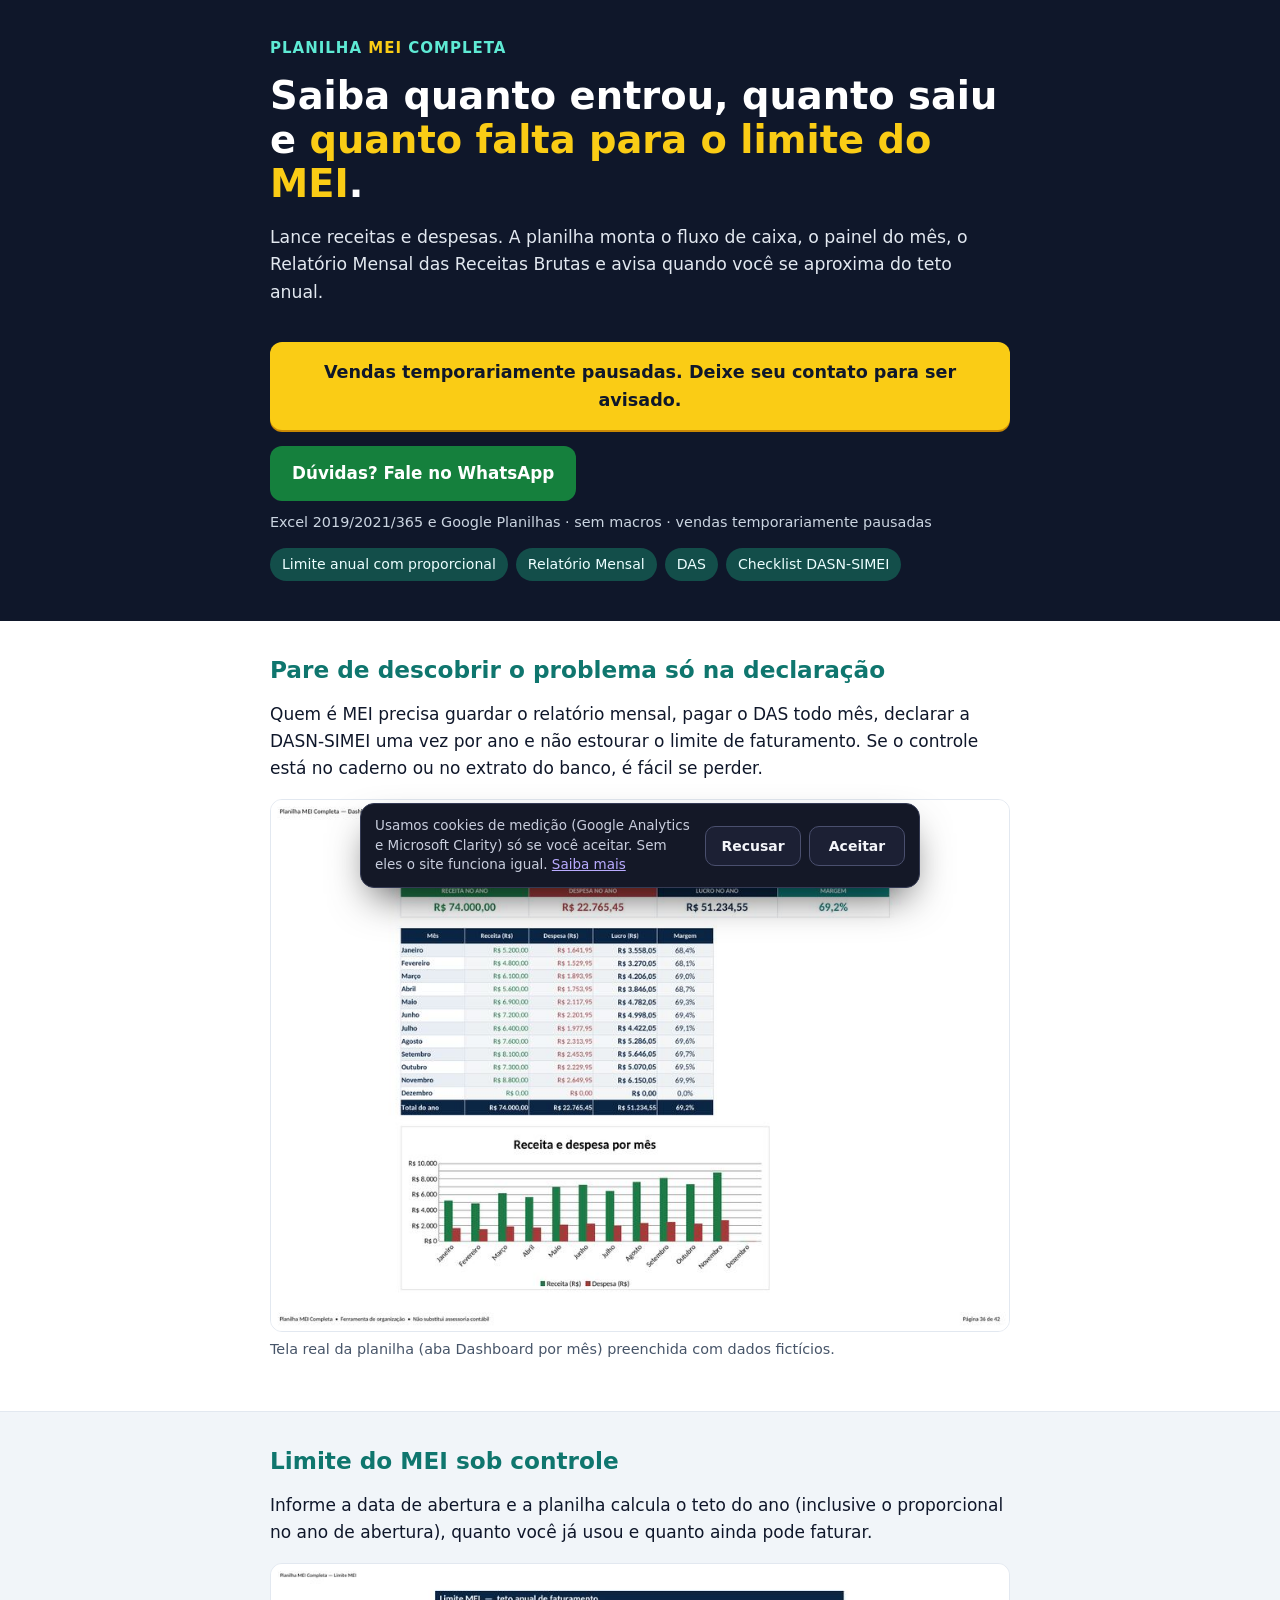
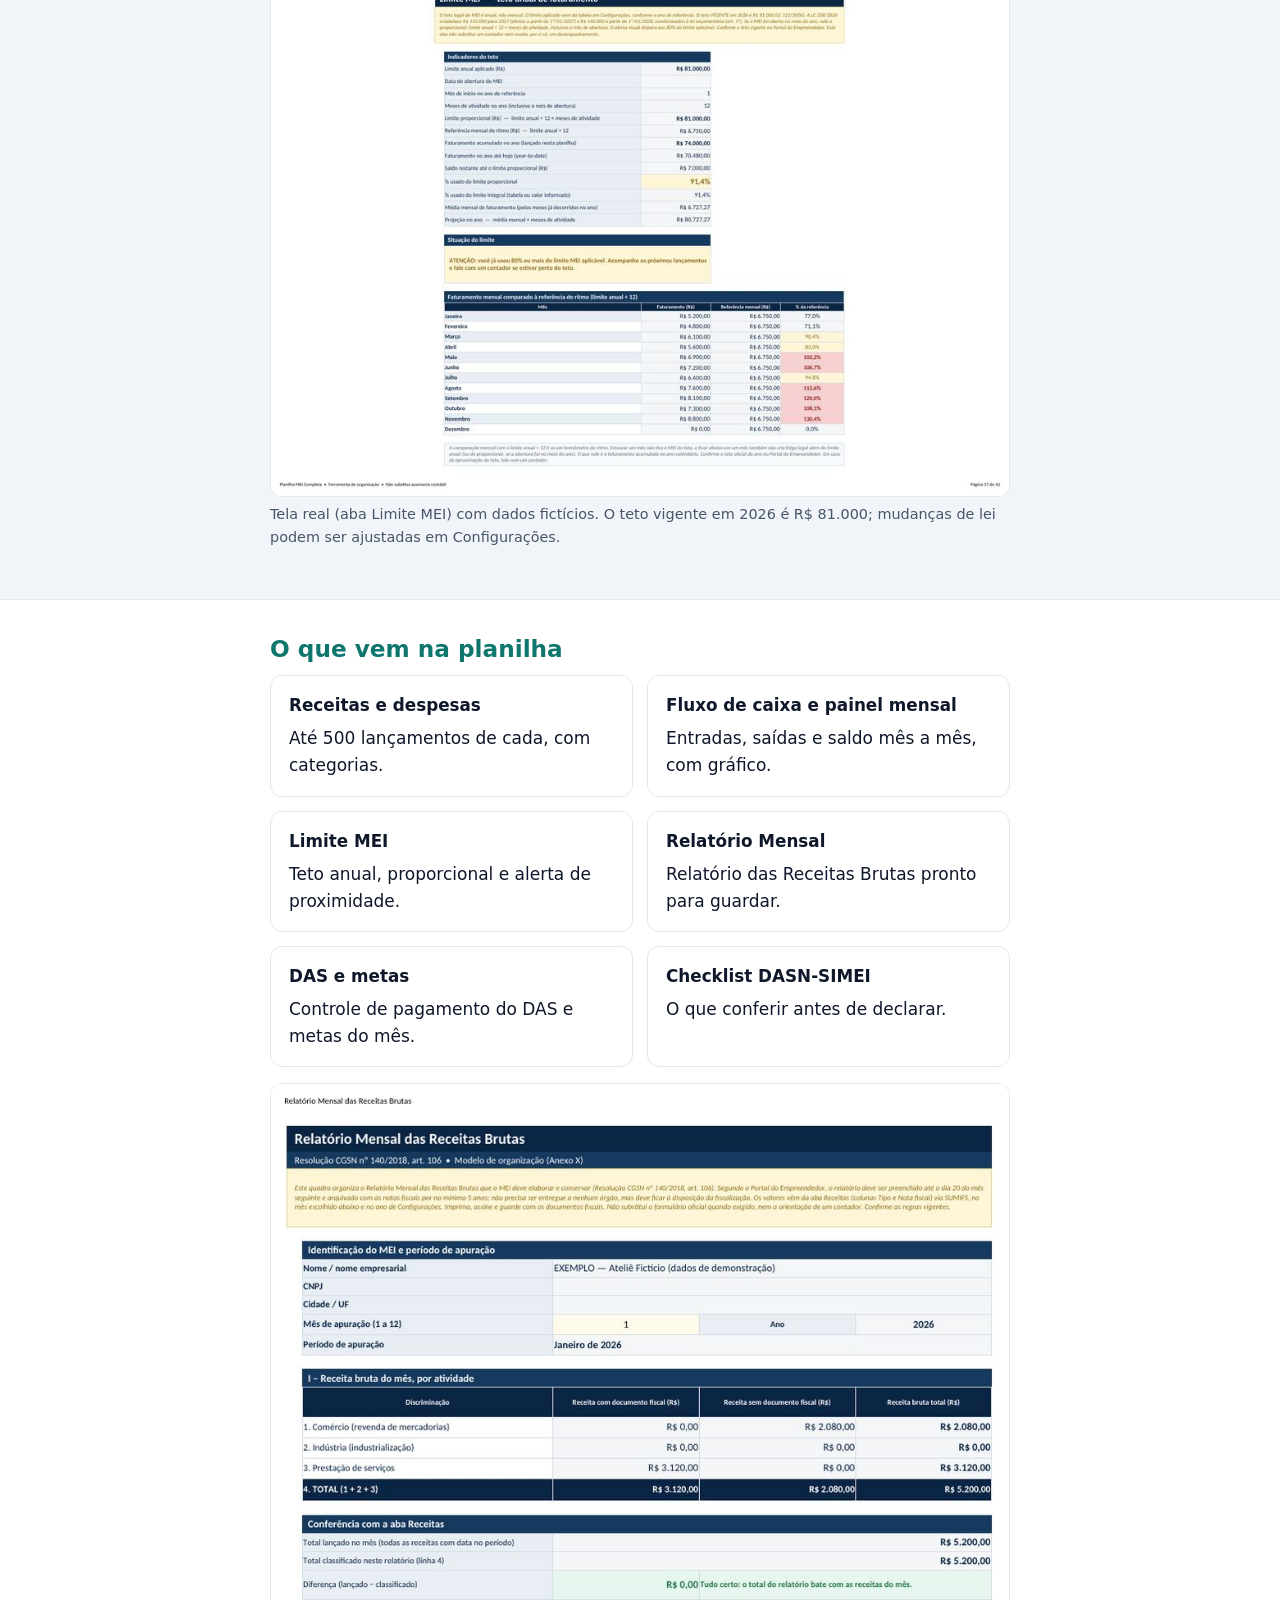
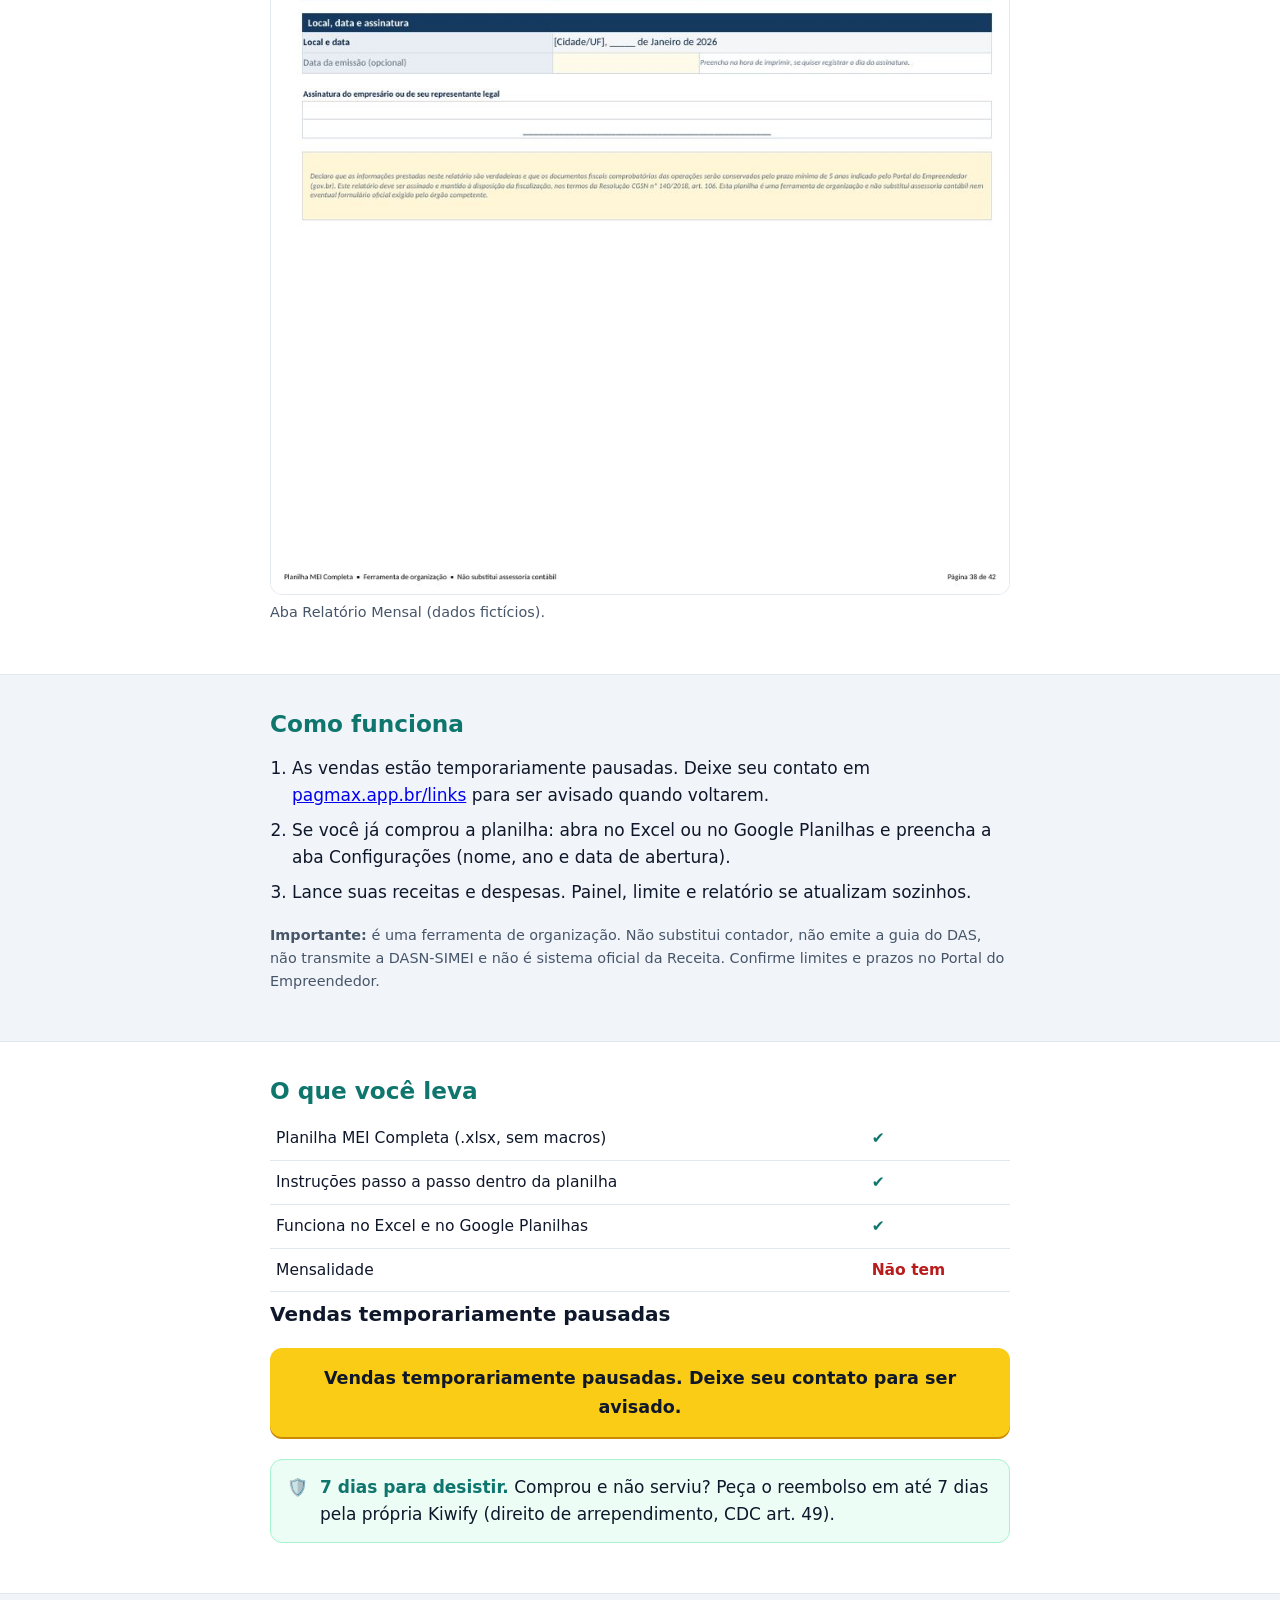
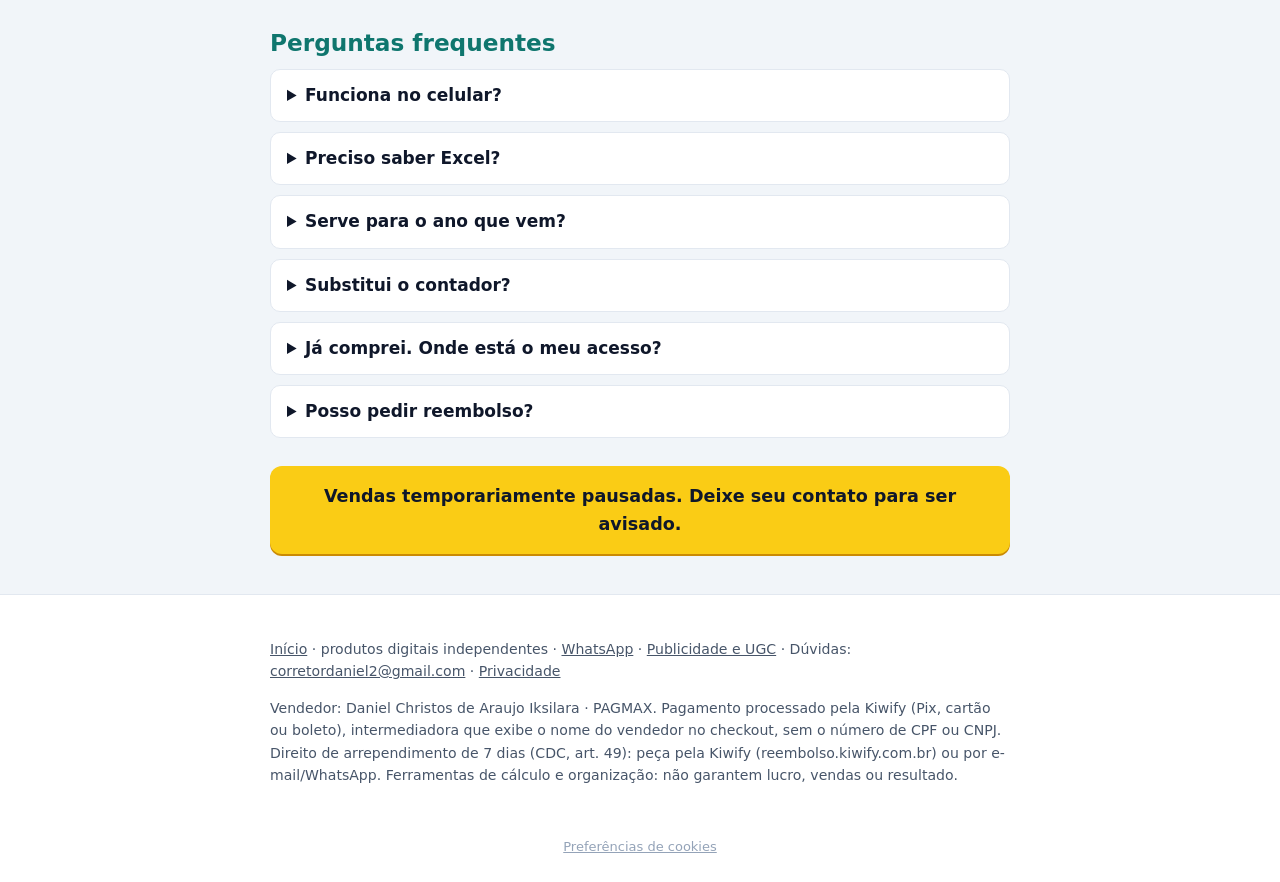
<file: planilha-mei/index.html>
<!doctype html><html lang="pt-BR"><head><meta charset="utf-8"><meta name="robots" content="noindex,nofollow"><meta name="viewport" content="width=device-width,initial-scale=1">
<title>Planilha MEI Completa — controle financeiro e limite do MEI</title><meta name="description" content="Receitas, despesas, fluxo de caixa, limite anual do MEI com proporcional, relatório mensal, DAS e checklist da DASN. Excel e Google Planilhas.">
<link rel="canonical" href="https://pagmax.app.br/planilha-mei/">
<meta property="og:type" content="product"><meta property="og:title" content="Planilha MEI Completa — controle financeiro e limite do MEI"><meta property="og:description" content="Receitas, despesas, fluxo de caixa, limite anual do MEI com proporcional, relatório mensal, DAS e checklist da DASN. Excel e Google Planilhas.">
<meta property="og:image" content="https://pagmax.app.br/assets/og-t354u.jpg"><meta property="og:image:width" content="1200"><meta property="og:image:height" content="630"><meta property="og:locale" content="pt_BR">
<meta name="theme-color" content="#0f172a"><link rel="stylesheet" href="../assets/s.css?v=t339u">
<link rel="icon" href="../favicon.ico" sizes="any"><link rel="icon" type="image/png" sizes="48x48" href="../assets/favicon-48.png"><link rel="apple-touch-icon" href="../assets/apple-touch-icon.png"><style>#pm-ck{position:fixed;left:12px;right:12px;bottom:12px;z-index:50;max-width:560px;margin:0 auto;display:flex;flex-wrap:wrap;gap:10px 14px;align-items:center;justify-content:space-between;background:#141827;border:1px solid #343A54;border-radius:14px;padding:12px 14px;box-shadow:0 18px 40px -12px rgba(0,0,0,.7);font:13.5px/1.45 Inter,system-ui,sans-serif;color:#C8CDDD}#pm-ck p{margin:0;flex:1 1 260px}#pm-ck a{color:#B9ABFF}#pm-ck div{display:flex;gap:8px}#pm-ck button{min-height:40px;min-width:96px;padding:8px 14px;border-radius:10px;border:1px solid #4A4F6E;background:#1C2034;color:#F4F5FA;font:700 14px Inter,system-ui,sans-serif;cursor:pointer}#pm-ck button:hover{border-color:#7C5CFF}@media print{#pm-ck{display:none!important}}</style><script>/* t354u v2: GA4 e Clarity só depois do "Aceitar" (preferência em localStorage pm_cookies). */window.dataLayer=window.dataLayer||[];function gtag(){dataLayer.push(arguments)}(function(){var K="pm_cookies",v=null;try{v=localStorage.getItem(K)}catch(e){}function load(){if(window.__pmL)return;window.__pmL=1;gtag("js",new Date());gtag("config","G-CX4YRZL19Q");var s=document.createElement("script");s.async=1;s.src="https://www.googletagmanager.com/gtag/js?id=G-CX4YRZL19Q";document.head.appendChild(s);(function(c,l,a,r,i,t,y){c[a]=c[a]||function(){(c[a].q=c[a].q||[]).push(arguments)};t=l.createElement(r);t.async=1;t.src="https://www.clarity.ms/tag/"+i;y=l.getElementsByTagName(r)[0];y.parentNode.insertBefore(t,y)})(window,document,"clarity","script","zjrxurgd55")}function bar(){if(document.getElementById("pm-ck"))return;var d=document.createElement("div");d.id="pm-ck";d.setAttribute("role","dialog");d.setAttribute("aria-label","Preferências de cookies");d.innerHTML='<p>Usamos cookies de medição (Google Analytics e Microsoft Clarity) só se você aceitar. Sem eles o site funciona igual. <a href="../privacidade.html#cookies">Saiba mais</a></p><div><button type="button" data-ck="0">Recusar</button><button type="button" data-ck="1">Aceitar</button></div>';d.addEventListener("click",function(e){var b=e.target.closest("button[data-ck]");if(b)window.pmConsent(b.getAttribute("data-ck")==="1")});document.body.appendChild(d)}window.pmConsent=function(ok){try{localStorage.setItem(K,ok?"granted":"denied")}catch(e){}var b=document.getElementById("pm-ck");if(b)b.remove();if(ok)load()};window.pmCookiePrefs=function(){try{localStorage.removeItem(K)}catch(e){}bar()};if(v==="granted")load();else if(v!=="denied"){if(document.body)bar();else document.addEventListener("DOMContentLoaded",bar)}})();</script></head><!-- t354u-v4 26/11/2026: pausa comercial — instruções e chamadas comerciais removidas; restam aviso de pausa, suporte e reembolso para quem já comprou. Backup: pagmax/backup_pre_t354u_v4_mei_sobra_2026-11-26/ --><body>
<header class="h"><div class="w"><div class="brand">PLANILHA <b>MEI</b> COMPLETA</div>
<h1>Saiba quanto entrou, quanto saiu e <em>quanto falta para o limite do MEI</em>.</h1>
<p class="lead">Lance receitas e despesas. A planilha monta o fluxo de caixa, o painel do mês, o Relatório Mensal das Receitas Brutas e avisa quando você se aproxima do teto anual.</p>
<a class="btn" href="../links/#guia" data-pausa="t354u">Vendas temporariamente pausadas. Deixe seu contato para ser avisado.</a>
<a class="btn-wa" href="https://wa.me/5511921430595?text=Ol%C3%A1%21%20Vim%20pela%20p%C3%A1gina%20da%20Planilha%20MEI%20Completa%20e%20tenho%20uma%20d%C3%BAvida.">Dúvidas? Fale no WhatsApp</a>
<p class="sub">Excel 2019/2021/365 e Google Planilhas · sem macros · vendas temporariamente pausadas</p>
<ul class="chips"><li>Limite anual com proporcional</li><li>Relatório Mensal</li><li>DAS</li><li>Checklist DASN-SIMEI</li></ul></div></header>
<main>
<section><div class="w"><h2>Pare de descobrir o problema só na declaração</h2>
<p>Quem é MEI precisa guardar o relatório mensal, pagar o DAS todo mês, declarar a DASN-SIMEI uma vez por ano e não estourar o limite de faturamento. Se o controle está no caderno ou no extrato do banco, é fácil se perder.</p>
<figure><img src="../assets/mei-dashboard.jpg" width="900" height="647" loading="lazy" alt="Painel por mês da Planilha MEI com receitas, despesas e saldo"><figcaption>Tela real da planilha (aba Dashboard por mês) preenchida com dados fictícios.</figcaption></figure></div></section>
<section class="alt"><div class="w"><h2>Limite do MEI sob controle</h2>
<p>Informe a data de abertura e a planilha calcula o teto do ano (inclusive o proporcional no ano de abertura), quanto você já usou e quanto ainda pode faturar.</p>
<figure><img src="../assets/mei-limite-mei.jpg" width="900" height="649" loading="lazy" alt="Aba Limite MEI com percentual usado e saldo"><figcaption>Tela real (aba Limite MEI) com dados fictícios. O teto vigente em 2026 é R$ 81.000; mudanças de lei podem ser ajustadas em Configurações.</figcaption></figure></div></section>
<section><div class="w"><h2>O que vem na planilha</h2><div class="grid c2">
<div class="card"><h3>Receitas e despesas</h3>Até 500 lançamentos de cada, com categorias.</div>
<div class="card"><h3>Fluxo de caixa e painel mensal</h3>Entradas, saídas e saldo mês a mês, com gráfico.</div>
<div class="card"><h3>Limite MEI</h3>Teto anual, proporcional e alerta de proximidade.</div>
<div class="card"><h3>Relatório Mensal</h3>Relatório das Receitas Brutas pronto para guardar.</div>
<div class="card"><h3>DAS e metas</h3>Controle de pagamento do DAS e metas do mês.</div>
<div class="card"><h3>Checklist DASN-SIMEI</h3>O que conferir antes de declarar.</div></div>
<figure><img src="../assets/mei-relatorio-mensal.jpg" width="900" height="1353" loading="lazy" alt="Relatório Mensal das Receitas Brutas"><figcaption>Aba Relatório Mensal (dados fictícios).</figcaption></figure></div></section>
<section class="alt"><div class="w"><h2>Como funciona</h2><ol class="steps">
<li>As vendas estão temporariamente pausadas. Deixe seu contato em <a href="../links/#guia">pagmax.app.br/links</a> para ser avisado quando voltarem.</li>
<li>Se você já comprou a planilha: abra no Excel ou no Google Planilhas e preencha a aba Configurações (nome, ano e data de abertura).</li>
<li>Lance suas receitas e despesas. Painel, limite e relatório se atualizam sozinhos.</li></ol>
<p class="note"><b>Importante:</b> é uma ferramenta de organização. Não substitui contador, não emite a guia do DAS, não transmite a DASN-SIMEI e não é sistema oficial da Receita. Confirme limites e prazos no Portal do Empreendedor.</p></div></section>
<section><div class="w"><h2>O que você leva</h2><table>
<tr><td>Planilha MEI Completa (.xlsx, sem macros)</td><td class="ok">✔</td></tr>
<tr><td>Instruções passo a passo dentro da planilha</td><td class="ok">✔</td></tr>
<tr><td>Funciona no Excel e no Google Planilhas</td><td class="ok">✔</td></tr>
<tr><td>Mensalidade</td><td class="no">Não tem</td></tr></table>
<p class="price" style="font-size:1.25rem">Vendas temporariamente pausadas</p>
<a class="btn" href="../links/#guia" data-pausa="t354u">Vendas temporariamente pausadas. Deixe seu contato para ser avisado.</a>
<div class="guar"><div>🛡️</div><div><b>7 dias para desistir.</b> Comprou e não serviu? Peça o reembolso em até 7 dias pela própria Kiwify (direito de arrependimento, CDC art. 49).</div></div></div></section>
<section class="alt"><div class="w"><h2>Perguntas frequentes</h2><details><summary>Funciona no celular?</summary><p>Dá para consultar e lançar pelo app do Google Planilhas ou do Excel, mas a experiência é melhor no computador.</p></details><details><summary>Preciso saber Excel?</summary><p>Não. A aba Instruções mostra o passo a passo e as fórmulas já estão prontas.</p></details><details><summary>Serve para o ano que vem?</summary><p>Sim. Você escolhe o ano em Configurações e pode informar outro limite se a lei mudar.</p></details><details><summary>Substitui o contador?</summary><p>Não. Ela organiza seus números; obrigações oficiais continuam no Portal do Empreendedor / PGMEI.</p></details><details><summary>Já comprei. Onde está o meu acesso?</summary><p>Quem já comprou recebeu o acesso da Kiwify no e-mail usado na compra. Não encontrou? Olhe Spam e Promoções ou escreva para <a href="mailto:corretordaniel2@gmail.com?subject=Acesso%20Planilha%20MEI">corretordaniel2@gmail.com</a>. Novas vendas estão pausadas.</p></details><details><summary>Posso pedir reembolso?</summary><p>Sim, em até 7 dias, pela Kiwify.</p></details>
<a class="btn" href="../links/#guia" data-pausa="t354u">Vendas temporariamente pausadas. Deixe seu contato para ser avisado.</a></div></section>
</main><footer><div class="w"><p><a href="../">Início</a> · produtos digitais independentes · <a href="https://wa.me/5511921430595?text=Ol%C3%A1%21%20Vim%20pela%20p%C3%A1gina%20da%20Planilha%20MEI%20Completa%20e%20tenho%20uma%20d%C3%BAvida.">WhatsApp</a> · <a href="../#publicidade">Publicidade e UGC</a> · Dúvidas: <a href="mailto:corretordaniel2@gmail.com">corretordaniel2@gmail.com</a> · <a href="../privacidade.html">Privacidade</a></p>
<p>Vendedor: Daniel Christos de Araujo Iksilara · PAGMAX. Pagamento processado pela Kiwify (Pix, cartão ou boleto), intermediadora que exibe o nome do vendedor no checkout, sem o número de CPF ou CNPJ. Direito de arrependimento de 7 dias (CDC, art. 49): peça pela Kiwify (reembolso.kiwify.com.br) ou por e-mail/WhatsApp. Ferramentas de cálculo e organização: não garantem lucro, vendas ou resultado.</p></div></footer>
<div class="sticky"><span>Planilha MEI</span><a href="../links/#guia" data-pausa="t354u">Vendas pausadas · Avise-me</a></div><script>document.addEventListener("click",function(e){var a=e.target.closest&&e.target.closest("a");if(!a||typeof gtag!=="function")return;var h=a.getAttribute("href")||"";if(h.indexOf("amostra")>-1)gtag("event","amostra_download",{page:location.pathname});else if(a.hasAttribute("data-pausa"))gtag("event","click_link",{link_id:"pausa_avise_me",page:location.pathname});});</script><p style="text-align:center;font-size:13px;margin:8px 0 24px"><a href="#" onclick="window.pmCookiePrefs&&pmCookiePrefs();return false" style="color:#94A3B8">Preferências de cookies</a></p><script type="module" src="https://static.cloudflareinsights.com/beacon.min.js/vce701823e78c4301a35b7e07294d87301792088814092" integrity="sha512-UKNk8GbxkABxKcXYuLkO16EleLGUkcvJWtpSNmExE0Too3ZaFAxTscNWEc1OdAv5/BikHawapSCaiD2XCmp+Bw==" data-cf-beacon='{"version":"2024.11.0","token":"684527f3acc2404fba511bf5faff251a","r":1,"spa":2}' crossorigin="anonymous"></script>
</body></html>
</file>
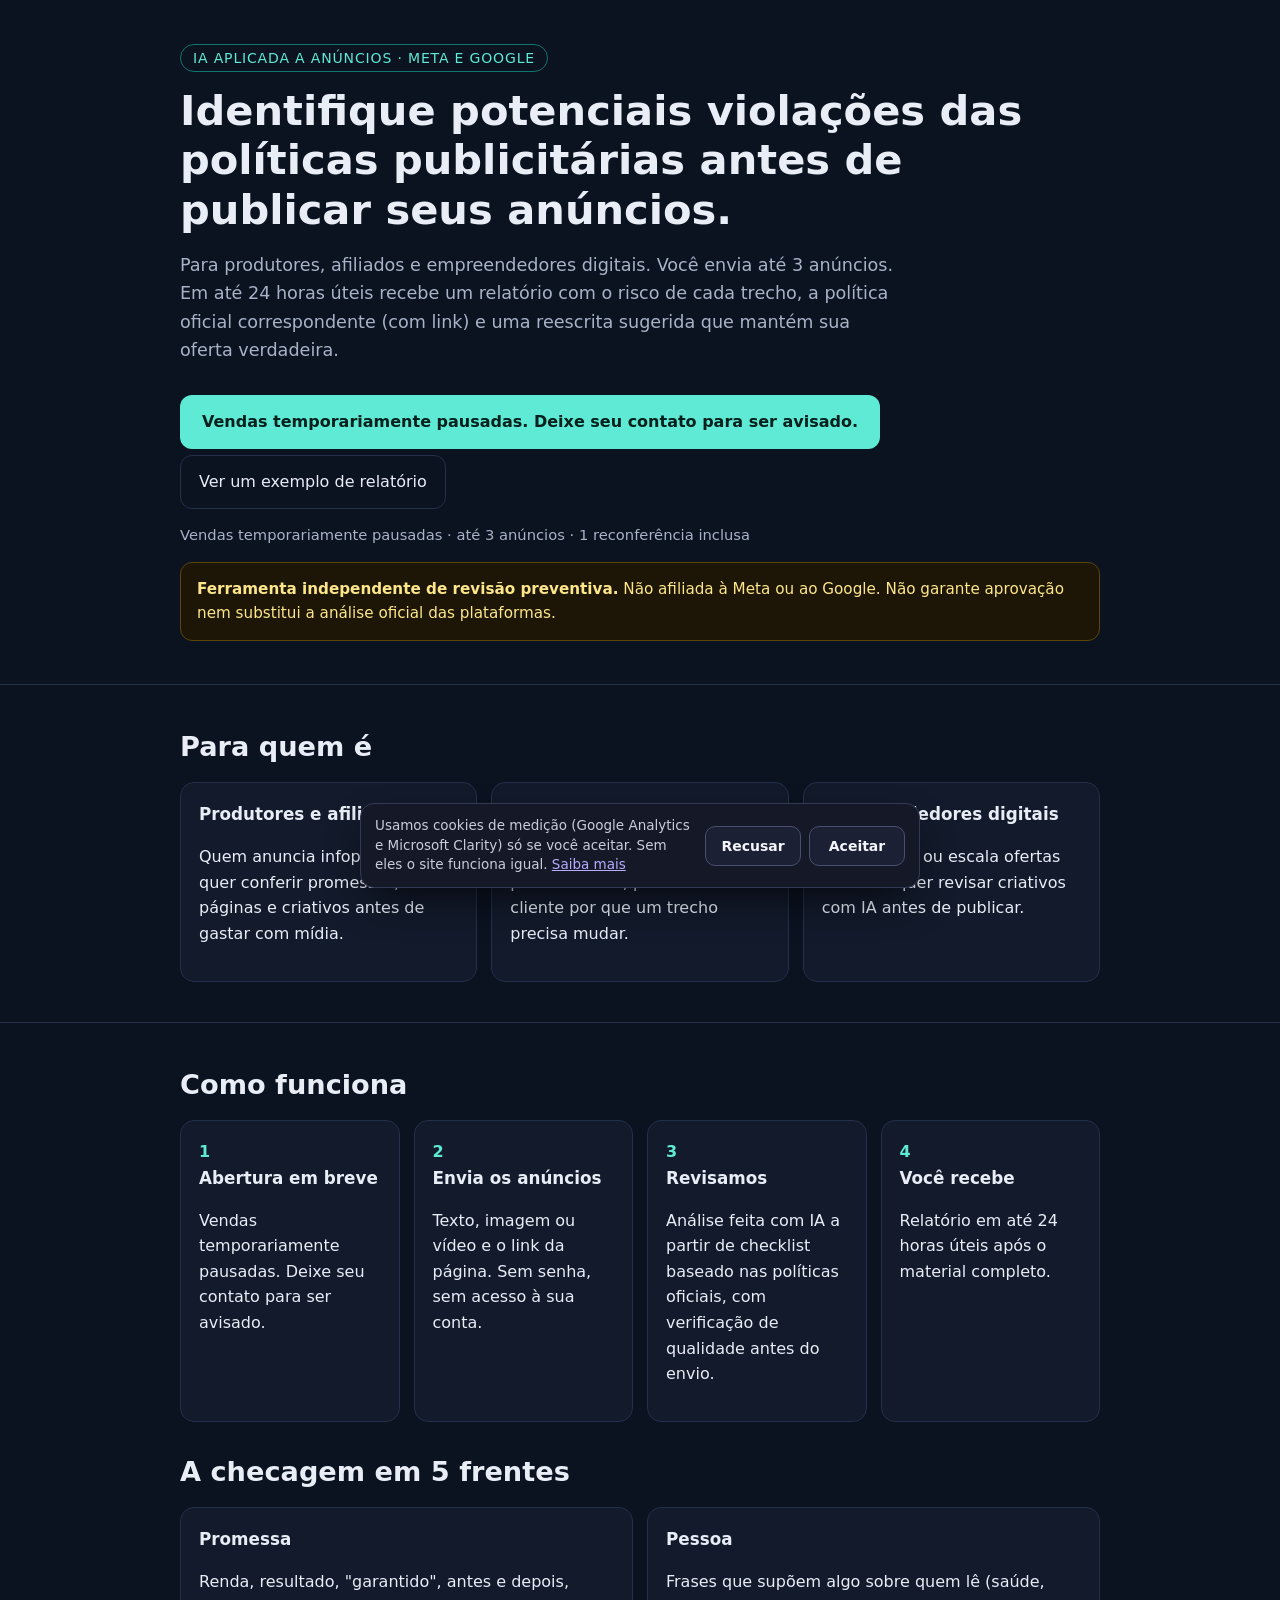
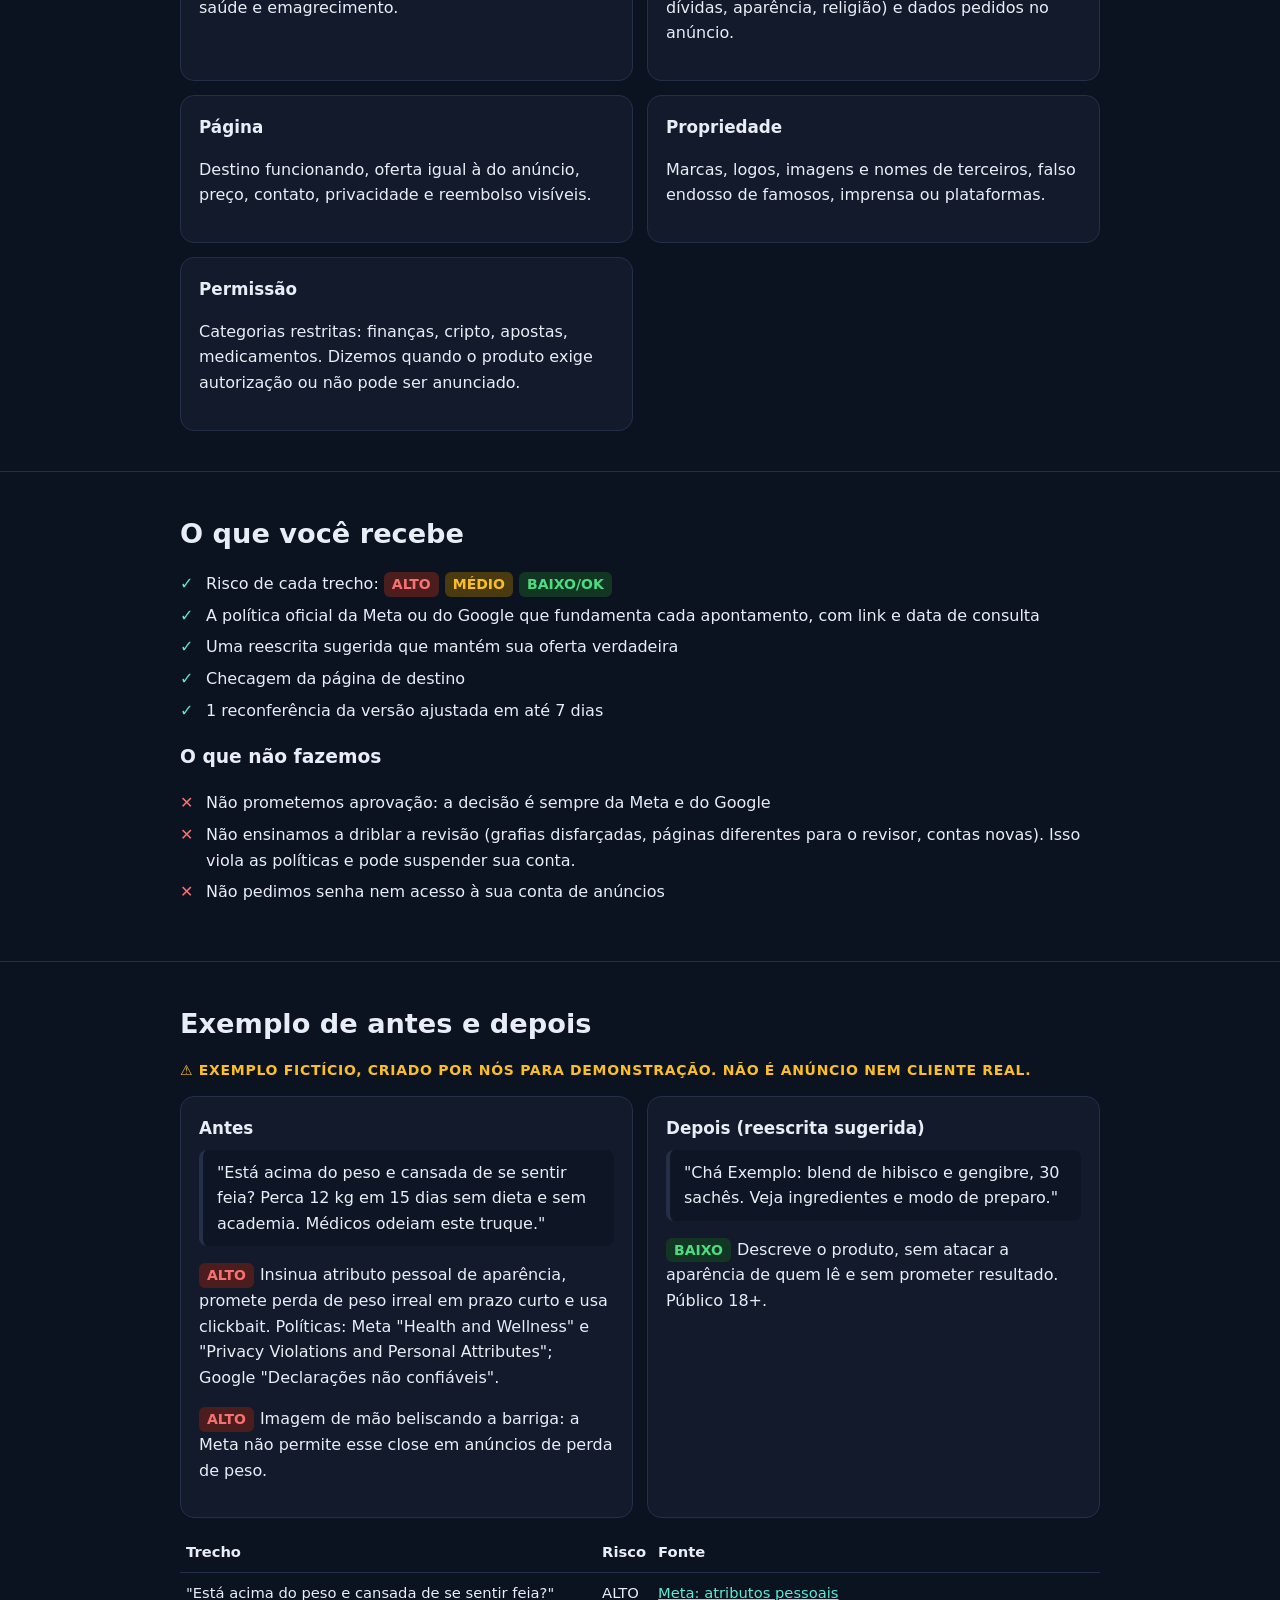
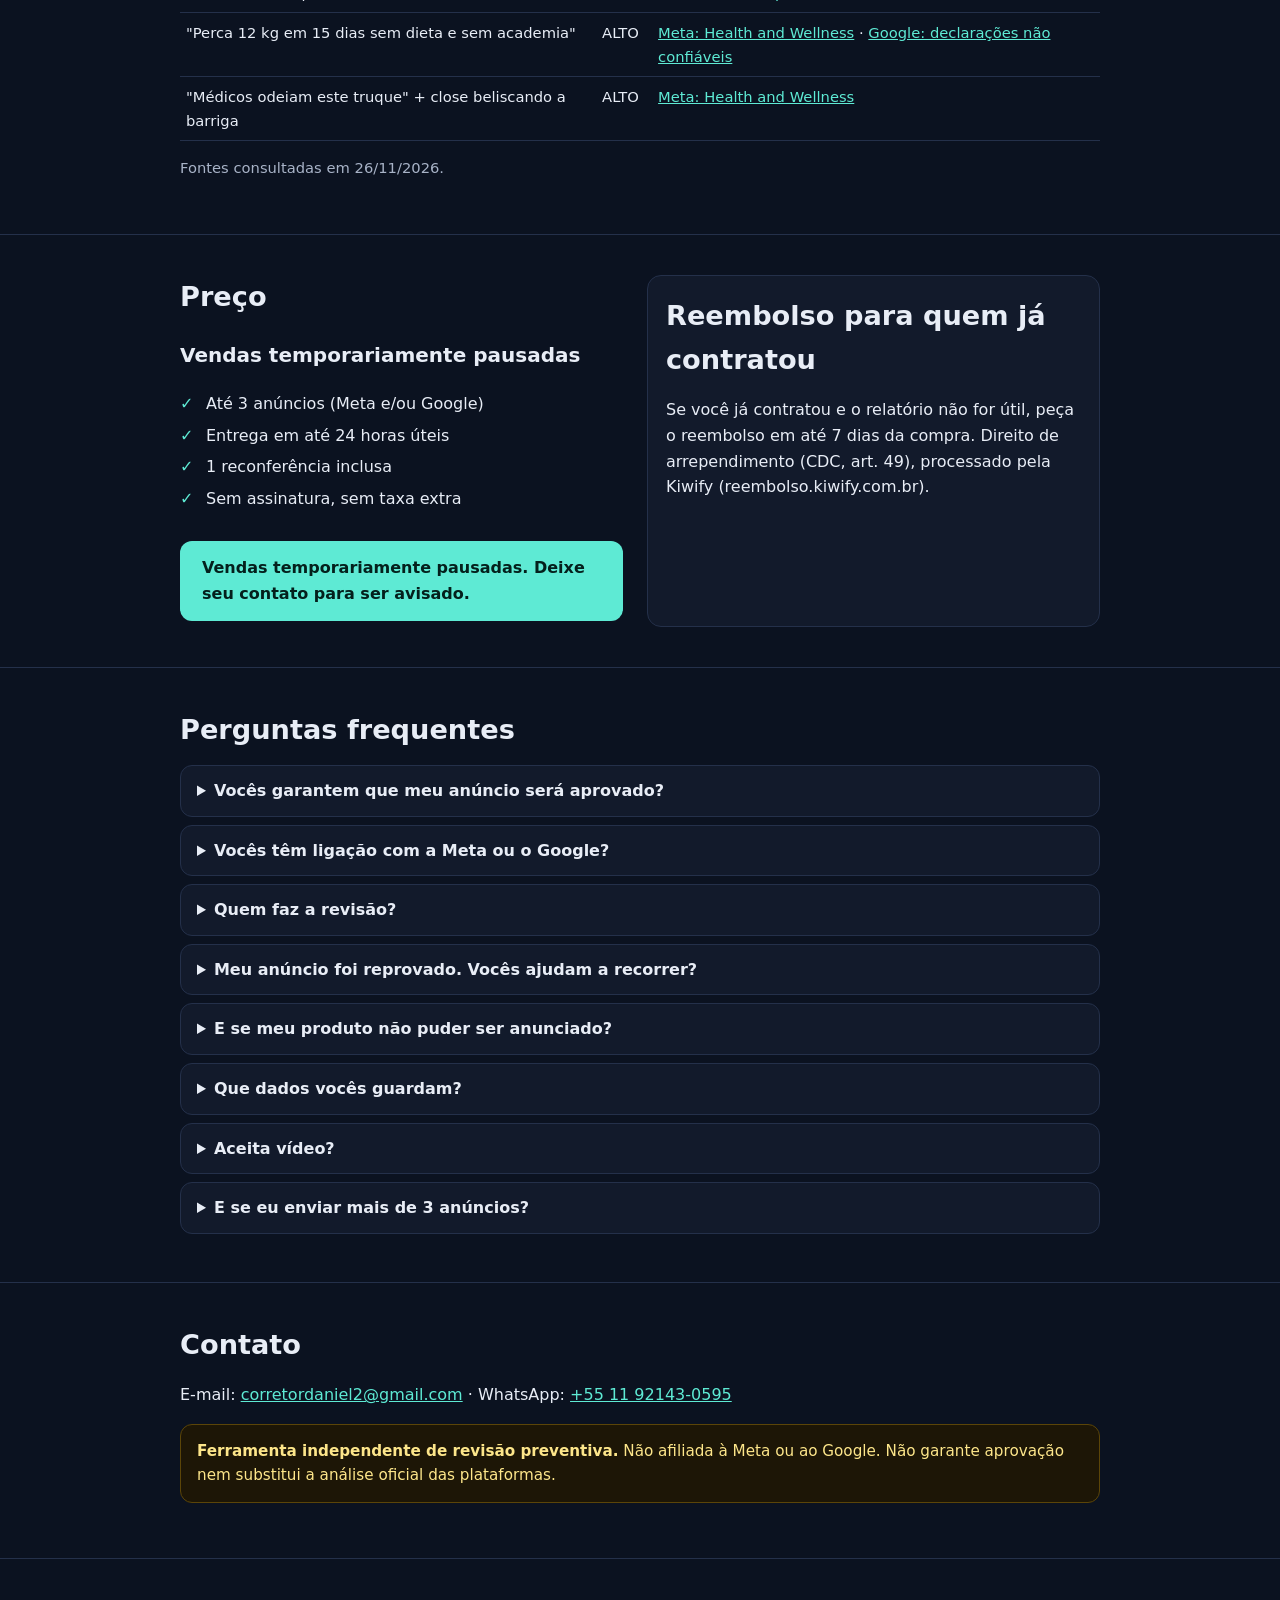
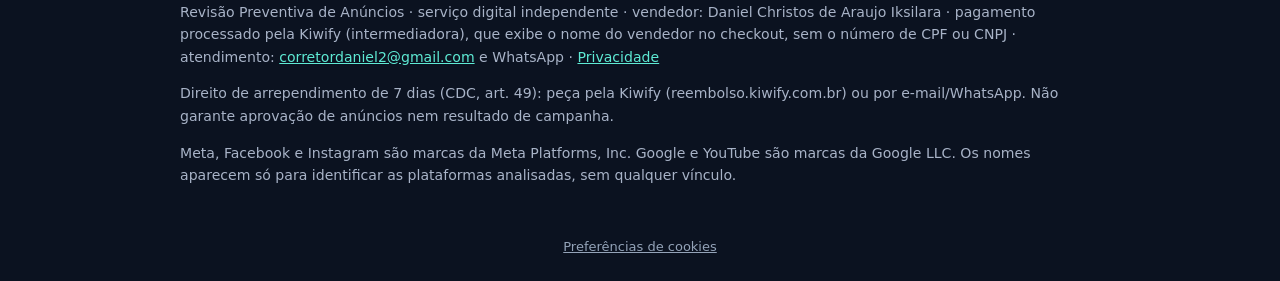
<file: revisa/index.html>
<!DOCTYPE html>
<html lang="pt-BR">
<head>
<meta charset="utf-8">
<meta name="viewport" content="width=device-width,initial-scale=1">
<title>Revisão Preventiva de Anúncios com IA — Meta e Google | em preparação</title><meta property="og:image" content="https://pagmax.app.br/assets/og-t354u.jpg">
<meta name="description" content="Para produtores, afiliados e empreendedores digitais: identifique potenciais violações das políticas publicitárias com IA antes de publicar. Relatório com risco por trecho, política oficial citada e reescrita sugerida. Em preparação.">
<!-- t354u-v4: pausa comercial, noindex. Sem chamada de pagamento. -->
<meta name="robots" content="noindex,nofollow">
<link rel="canonical" href="https://pagmax.app.br/revisa/">
<meta property="og:type" content="website">
<meta property="og:title" content="Revisão Preventiva de Anúncios com IA (Meta e Google)">
<meta property="og:description" content="Antes de publicar: veja o risco de cada trecho, a política oficial correspondente e uma reescrita que mantém sua oferta verdadeira.">
<meta property="og:locale" content="pt_BR">
<meta name="theme-color" content="#0b1220">
<!-- Pixel Meta desligado. -->
<style>
:root{--bg:#0b1220;--card:#121a2b;--ink:#e8edf6;--mute:#a8b3c7;--line:#24304a;--acc:#5eead4;--acc2:#0f766e;--warn:#fbbf24;--bad:#f87171;--ok:#4ade80}
*{box-sizing:border-box}html{-webkit-text-size-adjust:100%}
body{margin:0;font:16px/1.6 system-ui,-apple-system,"Segoe UI",Roboto,Arial,sans-serif;background:var(--bg);color:var(--ink)}
a{color:var(--acc)}.w{max-width:960px;margin:0 auto;padding:0 20px}
header{padding:44px 0 28px;border-bottom:1px solid var(--line)}
.tag{display:inline-block;font-size:.875rem;letter-spacing:.06em;text-transform:uppercase;color:var(--acc);border:1px solid var(--acc2);border-radius:99px;padding:2px 12px}
h1{font-size:clamp(1.7rem,4.6vw,2.6rem);line-height:1.18;margin:14px 0 12px}
h2{font-size:clamp(1.3rem,3vw,1.7rem);margin:0 0 14px}
.lead{color:var(--mute);font-size:1.1rem;max-width:720px}
.btn{display:inline-block;background:var(--acc);color:#04201c;font-weight:800;text-decoration:none;padding:14px 22px;border-radius:12px;margin:14px 10px 6px 0}
.btn[aria-disabled=true]{background:#334155;color:#cbd5e1;cursor:not-allowed}
.btn2{display:inline-block;color:var(--ink);border:1px solid var(--line);text-decoration:none;padding:13px 18px;border-radius:12px}
.sub{color:var(--mute);font-size:.92rem}
section{padding:40px 0;border-bottom:1px solid var(--line)}
.grid{display:grid;gap:14px}@media(min-width:760px){.g2{grid-template-columns:1fr 1fr}.g4{grid-template-columns:repeat(4,1fr)}.g3{grid-template-columns:repeat(3,1fr)}}
.card{background:var(--card);border:1px solid var(--line);border-radius:14px;padding:18px}
.card h3{margin:0 0 6px;font-size:1.05rem}.n{color:var(--acc);font-weight:800}
.ex{font-size:.875rem;font-weight:700;letter-spacing:.05em;color:var(--warn);text-transform:uppercase}
.quote{background:#0e1626;border-left:4px solid var(--line);padding:10px 14px;border-radius:8px;margin:8px 0}
.risk{display:inline-block;font-size:.875rem;font-weight:800;border-radius:6px;padding:1px 8px;margin-right:6px}
.alto{background:#4c1d1d;color:var(--bad)}.medio{background:#4a3a10;color:var(--warn)}.okk{background:#123524;color:var(--ok)}
table{width:100%;border-collapse:collapse;font-size:.92rem}td,th{border-bottom:1px solid var(--line);padding:8px 6px;text-align:left;vertical-align:top}
.scroll{overflow-x:auto}
.price{font-size:2.4rem;font-weight:900}.price small{font-size:1rem;color:var(--mute);font-weight:500}
ul.chk{padding-left:0;list-style:none}ul.chk li{padding-left:26px;position:relative;margin:6px 0}ul.chk li:before{content:"✓";position:absolute;left:0;color:var(--acc);font-weight:900}
ul.no li:before{content:"✕";color:var(--bad)}
details{background:var(--card);border:1px solid var(--line);border-radius:12px;padding:12px 16px;margin:8px 0}summary{cursor:pointer;font-weight:700}
.aviso{background:#1d1606;border:1px solid #5b4508;color:#fde68a;border-radius:12px;padding:14px 16px;font-size:.95rem}
footer{padding:28px 0 90px;color:var(--mute);font-size:.88rem}
.sticky{position:fixed;left:0;right:0;bottom:0;background:#0b1220ee;border-top:1px solid var(--line);display:flex;justify-content:space-between;align-items:center;gap:10px;padding:10px 16px}
.sticky .btn{margin:0;padding:10px 16px}
@media(min-width:900px){.sticky{display:none}footer{padding-bottom:28px}}
</style>
<link rel="icon" href="../favicon.ico" sizes="any"><link rel="icon" type="image/png" sizes="48x48" href="../assets/favicon-48.png"><link rel="apple-touch-icon" href="../assets/apple-touch-icon.png"><style>#pm-ck{position:fixed;left:12px;right:12px;bottom:12px;z-index:50;max-width:560px;margin:0 auto;display:flex;flex-wrap:wrap;gap:10px 14px;align-items:center;justify-content:space-between;background:#141827;border:1px solid #343A54;border-radius:14px;padding:12px 14px;box-shadow:0 18px 40px -12px rgba(0,0,0,.7);font:13.5px/1.45 Inter,system-ui,sans-serif;color:#C8CDDD}#pm-ck p{margin:0;flex:1 1 260px}#pm-ck a{color:#B9ABFF}#pm-ck div{display:flex;gap:8px}#pm-ck button{min-height:40px;min-width:96px;padding:8px 14px;border-radius:10px;border:1px solid #4A4F6E;background:#1C2034;color:#F4F5FA;font:700 14px Inter,system-ui,sans-serif;cursor:pointer}#pm-ck button:hover{border-color:#7C5CFF}@media print{#pm-ck{display:none!important}}</style><script>/* t354u v2: GA4 e Clarity só depois do "Aceitar" (preferência em localStorage pm_cookies). */window.dataLayer=window.dataLayer||[];function gtag(){dataLayer.push(arguments)}(function(){var K="pm_cookies",v=null;try{v=localStorage.getItem(K)}catch(e){}function load(){if(window.__pmL)return;window.__pmL=1;gtag("js",new Date());gtag("config","G-CX4YRZL19Q");var s=document.createElement("script");s.async=1;s.src="https://www.googletagmanager.com/gtag/js?id=G-CX4YRZL19Q";document.head.appendChild(s);(function(c,l,a,r,i,t,y){c[a]=c[a]||function(){(c[a].q=c[a].q||[]).push(arguments)};t=l.createElement(r);t.async=1;t.src="https://www.clarity.ms/tag/"+i;y=l.getElementsByTagName(r)[0];y.parentNode.insertBefore(t,y)})(window,document,"clarity","script","zjrxurgd55")}function bar(){if(document.getElementById("pm-ck"))return;var d=document.createElement("div");d.id="pm-ck";d.setAttribute("role","dialog");d.setAttribute("aria-label","Preferências de cookies");d.innerHTML='<p>Usamos cookies de medição (Google Analytics e Microsoft Clarity) só se você aceitar. Sem eles o site funciona igual. <a href="../privacidade.html#cookies">Saiba mais</a></p><div><button type="button" data-ck="0">Recusar</button><button type="button" data-ck="1">Aceitar</button></div>';d.addEventListener("click",function(e){var b=e.target.closest("button[data-ck]");if(b)window.pmConsent(b.getAttribute("data-ck")==="1")});document.body.appendChild(d)}window.pmConsent=function(ok){try{localStorage.setItem(K,ok?"granted":"denied")}catch(e){}var b=document.getElementById("pm-ck");if(b)b.remove();if(ok)load()};window.pmCookiePrefs=function(){try{localStorage.removeItem(K)}catch(e){}bar()};if(v==="granted")load();else if(v!=="denied"){if(document.body)bar();else document.addEventListener("DOMContentLoaded",bar)}})();</script></head>
<!-- t354u: PAUSA COMERCIAL (INSS/BPC); botões trocados por aviso; original no backup_pre_t354u --><body>
<header><div class="w">
<span class="tag">IA aplicada a anúncios · Meta e Google</span>
<h1>Identifique potenciais violações das políticas publicitárias antes de publicar seus anúncios.</h1>
<p class="lead">Para produtores, afiliados e empreendedores digitais. Você envia até 3 anúncios. Em até 24 horas úteis recebe um relatório com o risco de cada trecho, a política oficial correspondente (com link) e uma reescrita sugerida que mantém sua oferta verdadeira.</p>
<a class="btn" href="../links/#guia" data-pausa="t354u">Vendas temporariamente pausadas. Deixe seu contato para ser avisado.</a>
<a class="btn2" href="#exemplo">Ver um exemplo de relatório</a>
<p class="sub">Vendas temporariamente pausadas · até 3 anúncios · 1 reconferência inclusa</p>
<p class="aviso"><strong>Ferramenta independente de revisão preventiva.</strong> Não afiliada à Meta ou ao Google. Não garante aprovação nem substitui a análise oficial das plataformas.</p>
</div></header>

<main>
<section><div class="w">
<h2>Para quem é</h2>
<div class="grid g3">
<div class="card"><h3>Produtores e afiliados</h3><p>Quem anuncia infoprodutos e quer conferir promessas, páginas e criativos antes de gastar com mídia.</p></div>
<div class="card"><h3>Gestores de tráfego</h3><p>Uma segunda leitura, com a política citada, para mostrar ao cliente por que um trecho precisa mudar.</p></div>
<div class="card"><h3>Empreendedores digitais</h3><p>Quem lança ou escala ofertas on-line e quer revisar criativos com IA antes de publicar.</p></div>
</div>
</div></section>

<section id="como"><div class="w">
<h2>Como funciona</h2>
<div class="grid g4">
<div class="card"><span class="n">1</span><h3>Abertura em breve</h3><p>Vendas temporariamente pausadas. Deixe seu contato para ser avisado.</p></div>
<div class="card"><span class="n">2</span><h3>Envia os anúncios</h3><p>Texto, imagem ou vídeo e o link da página. Sem senha, sem acesso à sua conta.</p></div>
<div class="card"><span class="n">3</span><h3>Revisamos</h3><p>Análise feita com IA a partir de checklist baseado nas políticas oficiais, com verificação de qualidade antes do envio.</p></div>
<div class="card"><span class="n">4</span><h3>Você recebe</h3><p>Relatório em até 24 horas úteis após o material completo.</p></div>
</div>
<h2 style="margin-top:28px">A checagem em 5 frentes</h2>
<div class="grid g2">
<div class="card"><h3>Promessa</h3><p>Renda, resultado, "garantido", antes e depois, saúde e emagrecimento.</p></div>
<div class="card"><h3>Pessoa</h3><p>Frases que supõem algo sobre quem lê (saúde, dívidas, aparência, religião) e dados pedidos no anúncio.</p></div>
<div class="card"><h3>Página</h3><p>Destino funcionando, oferta igual à do anúncio, preço, contato, privacidade e reembolso visíveis.</p></div>
<div class="card"><h3>Propriedade</h3><p>Marcas, logos, imagens e nomes de terceiros, falso endosso de famosos, imprensa ou plataformas.</p></div>
<div class="card"><h3>Permissão</h3><p>Categorias restritas: finanças, cripto, apostas, medicamentos. Dizemos quando o produto exige autorização ou não pode ser anunciado.</p></div>
</div>
</div></section>

<section><div class="w">
<h2>O que você recebe</h2>
<ul class="chk">
<li>Risco de cada trecho: <span class="risk alto">ALTO</span><span class="risk medio">MÉDIO</span><span class="risk okk">BAIXO/OK</span></li>
<li>A política oficial da Meta ou do Google que fundamenta cada apontamento, com link e data de consulta</li>
<li>Uma reescrita sugerida que mantém sua oferta verdadeira</li>
<li>Checagem da página de destino</li>
<li>1 reconferência da versão ajustada em até 7 dias</li>
</ul>
<h3>O que não fazemos</h3>
<ul class="chk no">
<li>Não prometemos aprovação: a decisão é sempre da Meta e do Google</li>
<li>Não ensinamos a driblar a revisão (grafias disfarçadas, páginas diferentes para o revisor, contas novas). Isso viola as políticas e pode suspender sua conta.</li>
<li>Não pedimos senha nem acesso à sua conta de anúncios</li>
</ul>
</div></section>

<section id="exemplo"><div class="w">
<h2>Exemplo de antes e depois</h2>
<p class="ex">⚠ Exemplo fictício, criado por nós para demonstração. Não é anúncio nem cliente real.</p>
<div class="grid g2">
<div class="card"><h3>Antes</h3>
<div class="quote">"Está acima do peso e cansada de se sentir feia? Perca 12 kg em 15 dias sem dieta e sem academia. Médicos odeiam este truque."</div>
<p><span class="risk alto">ALTO</span>Insinua atributo pessoal de aparência, promete perda de peso irreal em prazo curto e usa clickbait. Políticas: Meta "Health and Wellness" e "Privacy Violations and Personal Attributes"; Google "Declarações não confiáveis".</p>
<p><span class="risk alto">ALTO</span>Imagem de mão beliscando a barriga: a Meta não permite esse close em anúncios de perda de peso.</p></div>
<div class="card"><h3>Depois (reescrita sugerida)</h3>
<div class="quote">"Chá Exemplo: blend de hibisco e gengibre, 30 sachês. Veja ingredientes e modo de preparo."</div>
<p><span class="risk okk">BAIXO</span>Descreve o produto, sem atacar a aparência de quem lê e sem prometer resultado. Público 18+.</p></div>
</div>
<div class="scroll" style="margin-top:14px"><table>
<thead><tr><th scope="col">Trecho</th><th scope="col">Risco</th><th scope="col">Fonte</th></tr></thead><tbody>
<tr><td>"Está acima do peso e cansada de se sentir feia?"</td><td>ALTO</td><td><a href="https://transparency.meta.com/policies/ad-standards/objectionable-content/privacy-violations-personal-attributes/" rel="noopener" target="_blank">Meta: atributos pessoais</a></td></tr>
<tr><td>"Perca 12 kg em 15 dias sem dieta e sem academia"</td><td>ALTO</td><td><a href="https://transparency.meta.com/policies/ad-standards/restricted-goods-services/health-wellness" rel="noopener" target="_blank">Meta: Health and Wellness</a> · <a href="https://support.google.com/adspolicy/answer/15936857?hl=pt-BR" rel="noopener" target="_blank">Google: declarações não confiáveis</a></td></tr>
<tr><td>"Médicos odeiam este truque" + close beliscando a barriga</td><td>ALTO</td><td><a href="https://transparency.meta.com/policies/ad-standards/restricted-goods-services/health-wellness" rel="noopener" target="_blank">Meta: Health and Wellness</a></td></tr>
</tbody></table></div>
<p class="sub">Fontes consultadas em 26/11/2026.</p>
</div></section>

<section id="preco"><div class="w">
<div class="grid g2">
<div><h2>Preço</h2><p class="price" style="font-size:1.25rem">Vendas temporariamente pausadas</p>
<ul class="chk"><li>Até 3 anúncios (Meta e/ou Google)</li><li>Entrega em até 24 horas úteis</li><li>1 reconferência inclusa</li><li>Sem assinatura, sem taxa extra</li></ul>
<a class="btn" href="../links/#guia" data-pausa="t354u">Vendas temporariamente pausadas. Deixe seu contato para ser avisado.</a></div>
<div class="card"><h2>Reembolso para quem já contratou</h2><p>Se você já contratou e o relatório não for útil, peça o reembolso em até 7 dias da compra. Direito de arrependimento (CDC, art. 49), processado pela Kiwify (reembolso.kiwify.com.br).</p></div>
</div>
</div></section>

<section id="faq"><div class="w">
<h2>Perguntas frequentes</h2>
<details><summary>Vocês garantem que meu anúncio será aprovado?</summary><p>Não. Só a Meta e o Google decidem. Apontamos riscos conhecidos com base nas políticas públicas e sugerimos ajustes; isso reduz problemas previsíveis, mas não garante aprovação.</p></details>
<details><summary>Vocês têm ligação com a Meta ou o Google?</summary><p>Não. Somos uma revisão independente.</p></details>
<details><summary>Quem faz a revisão?</summary><p>Análise feita com IA a partir de checklist baseado nas políticas oficiais, com verificação de qualidade antes do envio.</p></details>
<details><summary>Meu anúncio foi reprovado. Vocês ajudam a recorrer?</summary><p>Podemos indicar qual política provavelmente foi aplicada e como ajustar o anúncio para cumpri-la. Não preparamos estratégias para contornar a revisão.</p></details>
<details><summary>E se meu produto não puder ser anunciado?</summary><p>Alguns produtos são proibidos (por exemplo, opções binárias na Meta). Nesse caso, dizemos isso com clareza e você pode pedir o reembolso.</p></details>
<details><summary>Que dados vocês guardam?</summary><p>Nome e e-mail da compra e o material dos anúncios, só para fazer a revisão. O conteúdo pode ser processado por ferramentas de IA e é excluído em até 30 dias após a entrega, ou antes se você pedir. Não usamos seu material como exemplo sem autorização escrita.</p></details>
<details><summary>Aceita vídeo?</summary><p>Sim, por arquivo ou link. Analisamos texto falado e na tela, imagens e a página de destino.</p></details>
<details><summary>E se eu enviar mais de 3 anúncios?</summary><p>Revisamos os 3 primeiros e avisamos. Se quiser revisar mais, é outro pedido.</p></details>
</div></section>

<section id="contato"><div class="w">
<h2>Contato</h2>
<p>E-mail: <a href="mailto:corretordaniel2@gmail.com?subject=D%C3%BAvida%20Revis%C3%A3o%20Preventiva">corretordaniel2@gmail.com</a> · WhatsApp: <a class="js-wa" href="https://wa.me/5511921430595?text=Ol%C3%A1%21%20Tenho%20uma%20d%C3%BAvida%20sobre%20a%20Revis%C3%A3o%20Preventiva%20de%20An%C3%BAncios.">+55 11 92143-0595</a></p>
<p class="aviso"><strong>Ferramenta independente de revisão preventiva.</strong> Não afiliada à Meta ou ao Google. Não garante aprovação nem substitui a análise oficial das plataformas.</p>
</div></section>
</main>

<footer><div class="w">
<p>Revisão Preventiva de Anúncios · serviço digital independente · vendedor: Daniel Christos de Araujo Iksilara · pagamento processado pela Kiwify (intermediadora), que exibe o nome do vendedor no checkout, sem o número de CPF ou CNPJ · atendimento: <a href="mailto:corretordaniel2@gmail.com">corretordaniel2@gmail.com</a> e WhatsApp · <a href="../privacidade.html">Privacidade</a></p>
<p>Direito de arrependimento de 7 dias (CDC, art. 49): peça pela Kiwify (reembolso.kiwify.com.br) ou por e-mail/WhatsApp. Não garante aprovação de anúncios nem resultado de campanha.</p>
<p>Meta, Facebook e Instagram são marcas da Meta Platforms, Inc. Google e YouTube são marcas da Google LLC. Os nomes aparecem só para identificar as plataformas analisadas, sem qualquer vínculo.</p>
</div></footer>
<div class="sticky"><span>Revisão de até 3 anúncios</span><a class="btn" href="../links/#guia" data-pausa="t354u">Vendas pausadas · Avise-me</a></div>
<script>document.addEventListener("click",function(e){var a=e.target.closest&&e.target.closest("a");if(!a||typeof gtag!=="function")return;var h=a.getAttribute("href")||"";if(h.indexOf("amostra")>-1)gtag("event","amostra_download",{page:location.pathname});else if(a.hasAttribute("data-pausa"))gtag("event","click_link",{link_id:"pausa_avise_me",page:location.pathname});});</script><p style="text-align:center;font-size:13px;margin:8px 0 24px"><a href="#" onclick="window.pmCookiePrefs&&pmCookiePrefs();return false" style="color:#94A3B8">Preferências de cookies</a></p><script type="module" src="https://static.cloudflareinsights.com/beacon.min.js/vce701823e78c4301a35b7e07294d87301792088814092" integrity="sha512-UKNk8GbxkABxKcXYuLkO16EleLGUkcvJWtpSNmExE0Too3ZaFAxTscNWEc1OdAv5/BikHawapSCaiD2XCmp+Bw==" data-cf-beacon='{"version":"2024.11.0","token":"684527f3acc2404fba511bf5faff251a","r":1,"spa":2}' crossorigin="anonymous"></script>
</body>
</html>
</file>
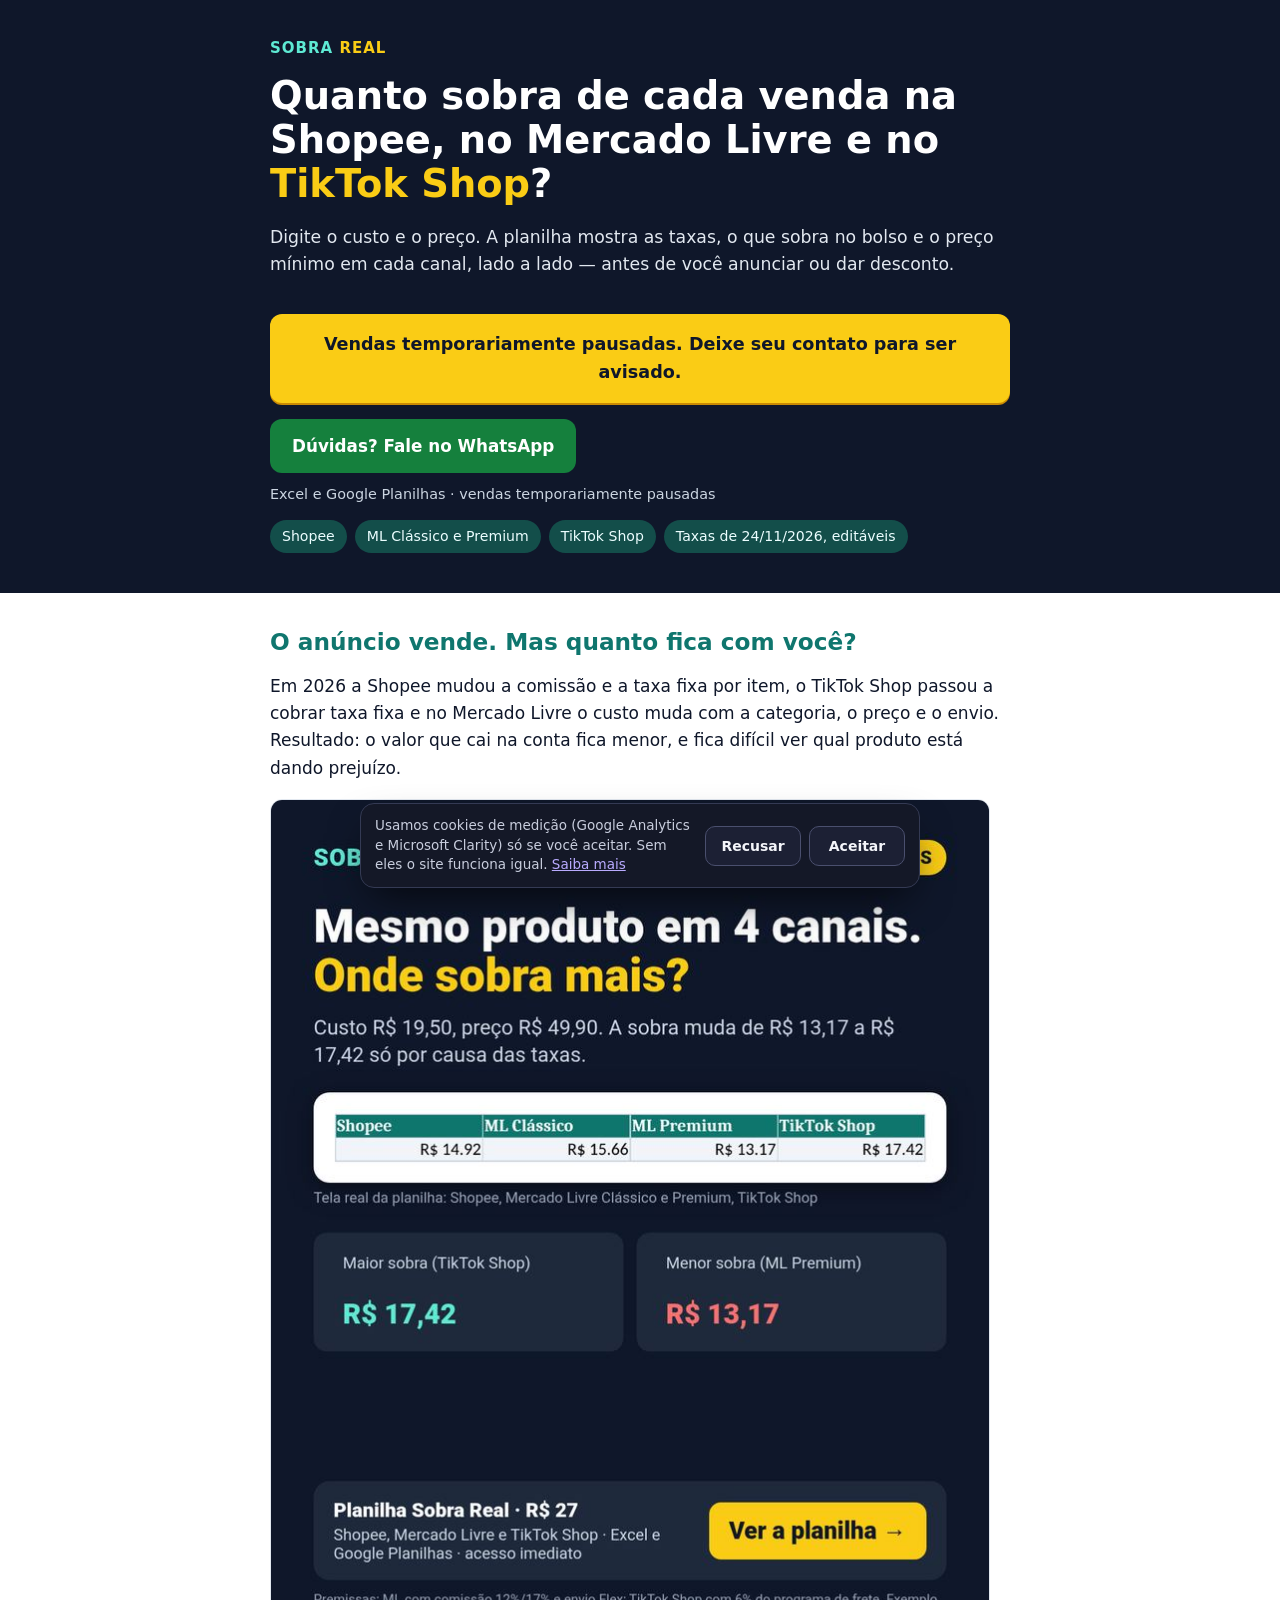
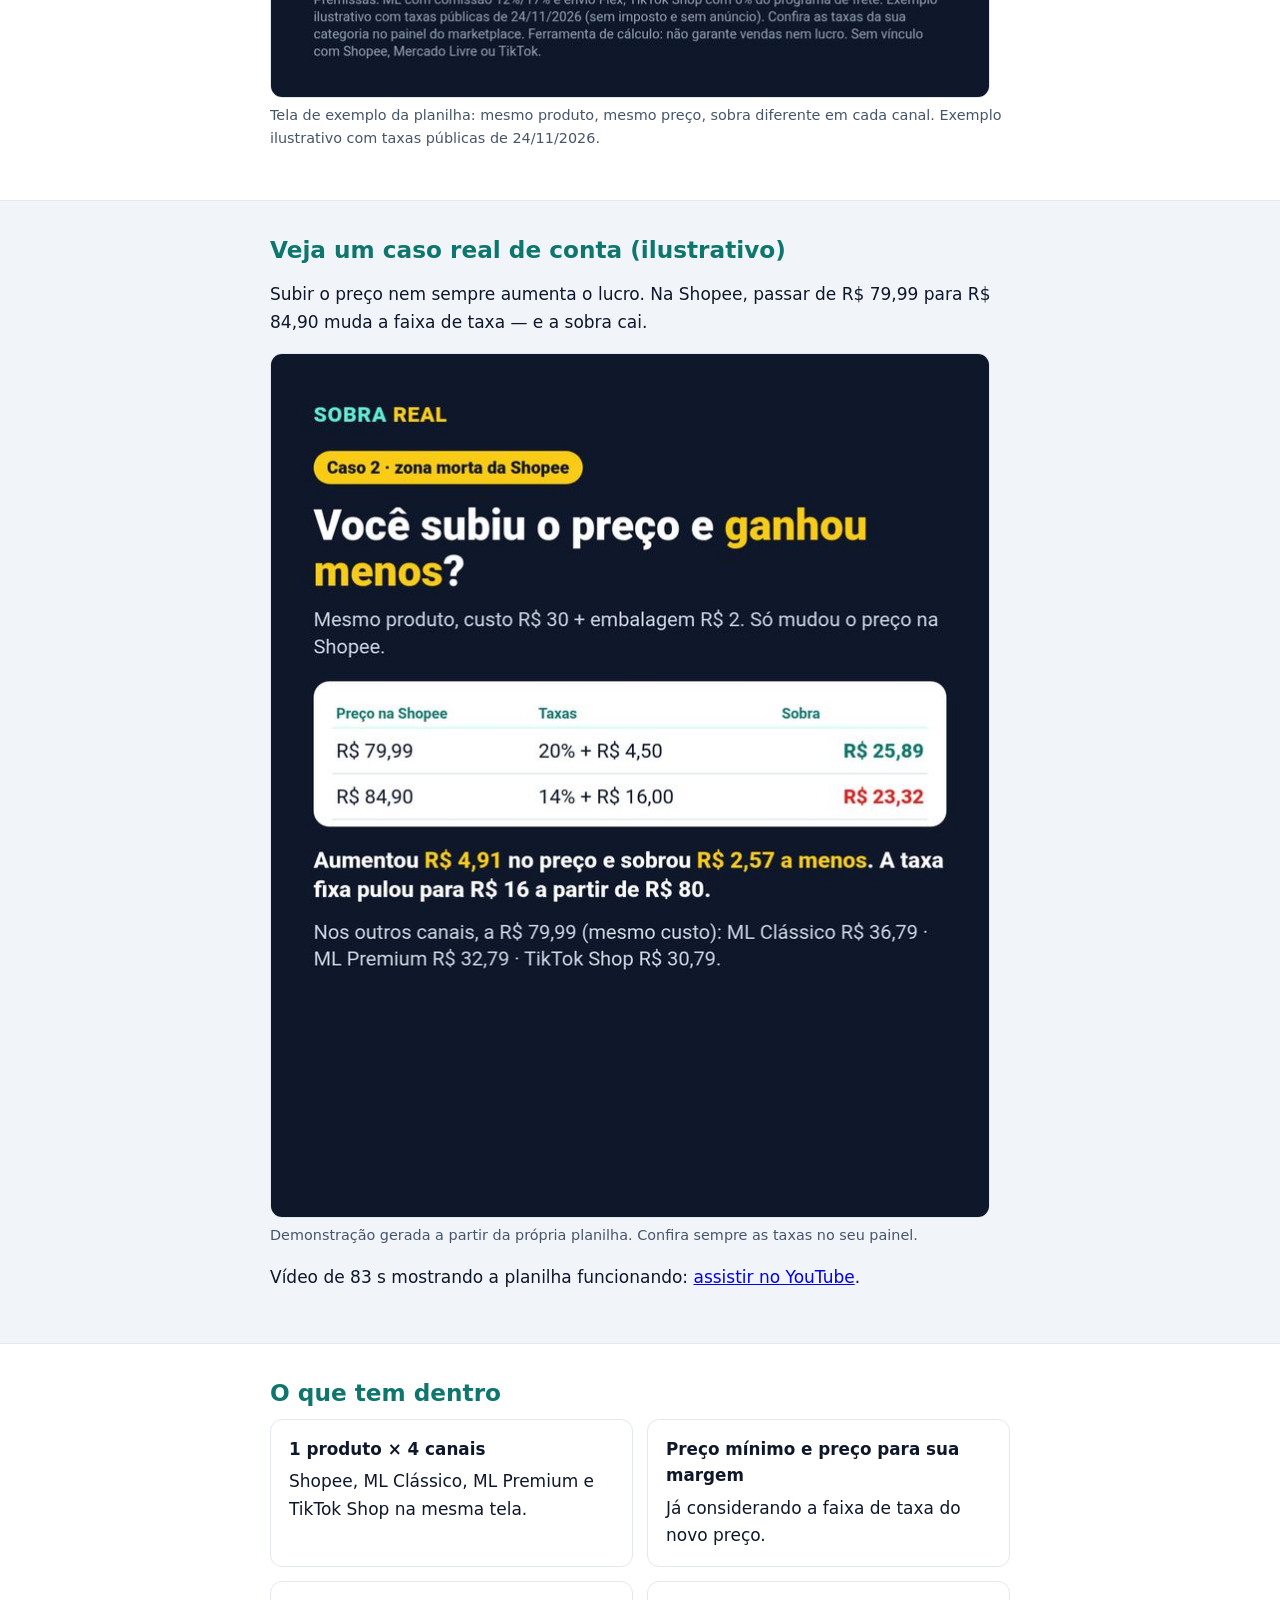
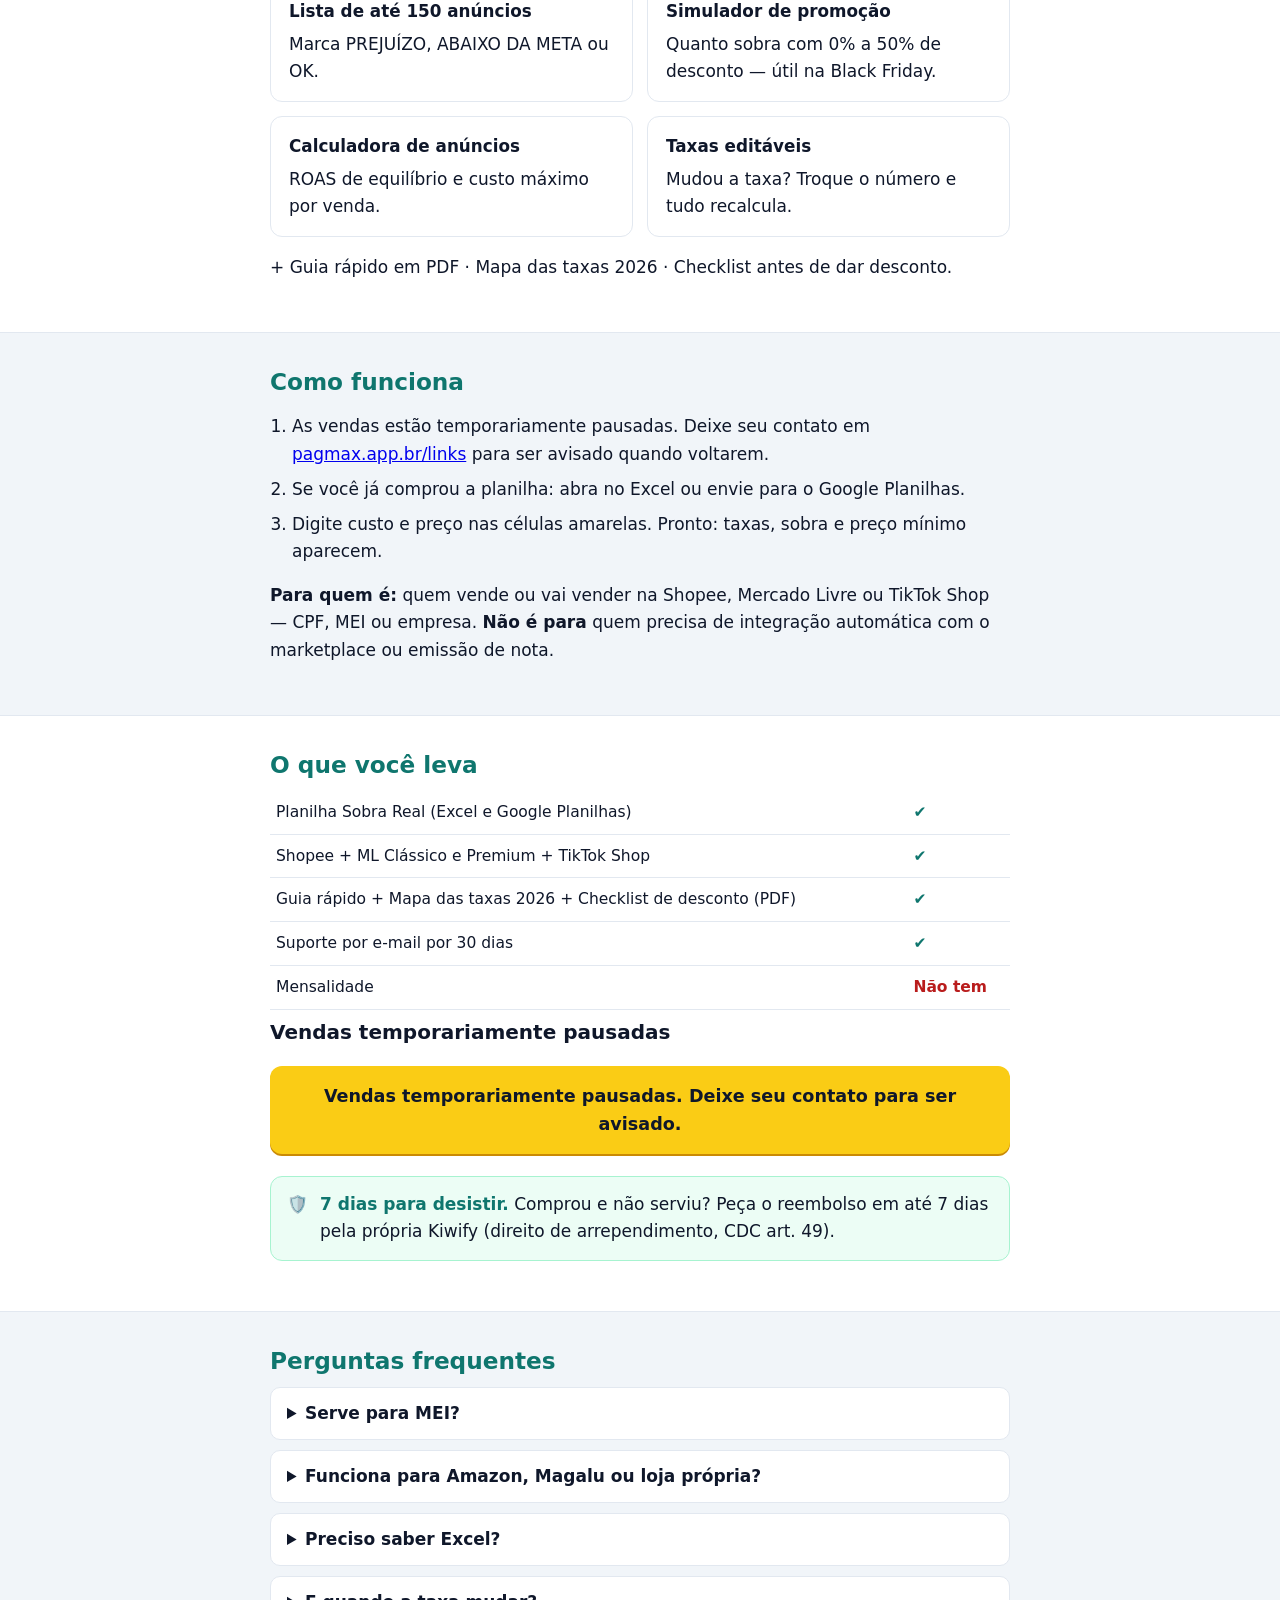
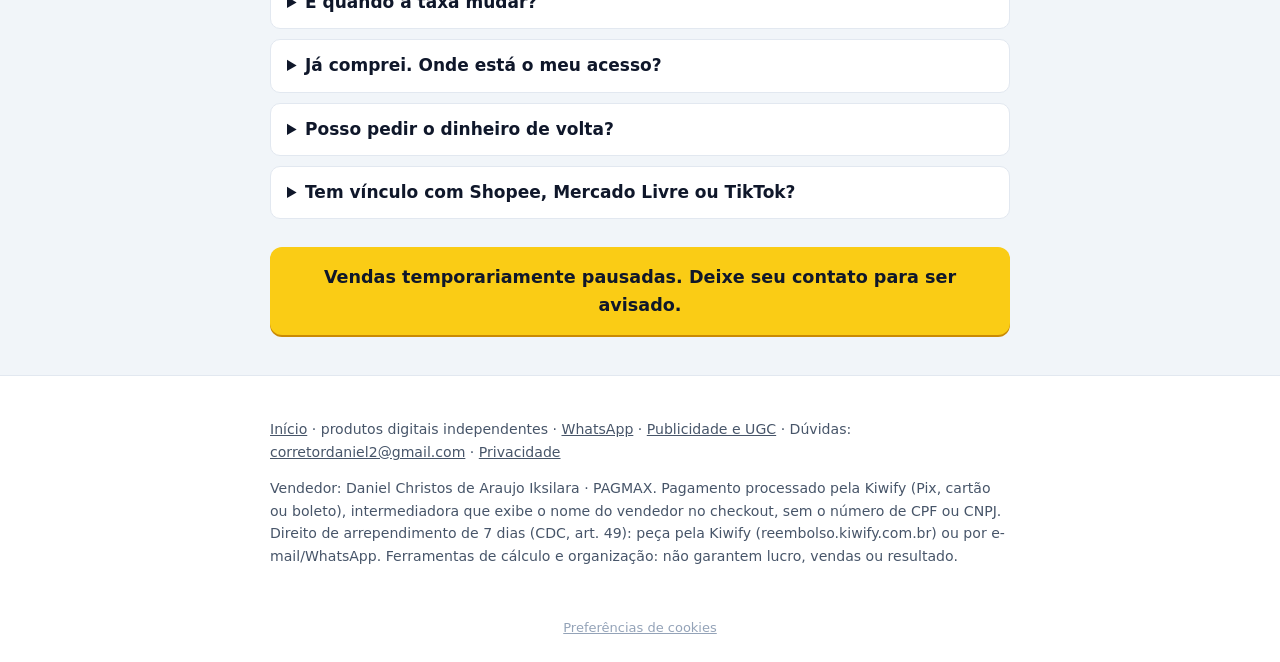
<file: sobra-real/index.html>
<!doctype html><html lang="pt-BR"><head><meta charset="utf-8"><meta name="robots" content="noindex,nofollow"><meta name="viewport" content="width=device-width,initial-scale=1">
<title>Sobra Real — quanto sobra de cada venda na Shopee, Mercado Livre e TikTok Shop</title><meta name="description" content="Planilha que mostra lucro por venda, preço mínimo, zona morta da Shopee e até quanto dá para descontar, nos 4 canais. Taxas 2026 editáveis.">
<link rel="canonical" href="https://pagmax.app.br/sobra-real/">
<meta property="og:type" content="product"><meta property="og:title" content="Sobra Real — quanto sobra de cada venda na Shopee, Mercado Livre e TikTok Shop"><meta property="og:description" content="Planilha que mostra lucro por venda, preço mínimo, zona morta da Shopee e até quanto dá para descontar, nos 4 canais. Taxas 2026 editáveis.">
<meta property="og:image" content="https://pagmax.app.br/assets/og-t354u.jpg"><meta property="og:image:width" content="1200"><meta property="og:image:height" content="630"><meta property="og:locale" content="pt_BR">
<meta name="theme-color" content="#0f172a"><link rel="stylesheet" href="../assets/s.css?v=t339u">
<link rel="icon" href="../favicon.ico" sizes="any"><link rel="icon" type="image/png" sizes="48x48" href="../assets/favicon-48.png"><link rel="apple-touch-icon" href="../assets/apple-touch-icon.png"><style>#pm-ck{position:fixed;left:12px;right:12px;bottom:12px;z-index:50;max-width:560px;margin:0 auto;display:flex;flex-wrap:wrap;gap:10px 14px;align-items:center;justify-content:space-between;background:#141827;border:1px solid #343A54;border-radius:14px;padding:12px 14px;box-shadow:0 18px 40px -12px rgba(0,0,0,.7);font:13.5px/1.45 Inter,system-ui,sans-serif;color:#C8CDDD}#pm-ck p{margin:0;flex:1 1 260px}#pm-ck a{color:#B9ABFF}#pm-ck div{display:flex;gap:8px}#pm-ck button{min-height:40px;min-width:96px;padding:8px 14px;border-radius:10px;border:1px solid #4A4F6E;background:#1C2034;color:#F4F5FA;font:700 14px Inter,system-ui,sans-serif;cursor:pointer}#pm-ck button:hover{border-color:#7C5CFF}@media print{#pm-ck{display:none!important}}</style><script>/* t354u v2: GA4 e Clarity só depois do "Aceitar" (preferência em localStorage pm_cookies). */window.dataLayer=window.dataLayer||[];function gtag(){dataLayer.push(arguments)}(function(){var K="pm_cookies",v=null;try{v=localStorage.getItem(K)}catch(e){}function load(){if(window.__pmL)return;window.__pmL=1;gtag("js",new Date());gtag("config","G-CX4YRZL19Q");var s=document.createElement("script");s.async=1;s.src="https://www.googletagmanager.com/gtag/js?id=G-CX4YRZL19Q";document.head.appendChild(s);(function(c,l,a,r,i,t,y){c[a]=c[a]||function(){(c[a].q=c[a].q||[]).push(arguments)};t=l.createElement(r);t.async=1;t.src="https://www.clarity.ms/tag/"+i;y=l.getElementsByTagName(r)[0];y.parentNode.insertBefore(t,y)})(window,document,"clarity","script","zjrxurgd55")}function bar(){if(document.getElementById("pm-ck"))return;var d=document.createElement("div");d.id="pm-ck";d.setAttribute("role","dialog");d.setAttribute("aria-label","Preferências de cookies");d.innerHTML='<p>Usamos cookies de medição (Google Analytics e Microsoft Clarity) só se você aceitar. Sem eles o site funciona igual. <a href="../privacidade.html#cookies">Saiba mais</a></p><div><button type="button" data-ck="0">Recusar</button><button type="button" data-ck="1">Aceitar</button></div>';d.addEventListener("click",function(e){var b=e.target.closest("button[data-ck]");if(b)window.pmConsent(b.getAttribute("data-ck")==="1")});document.body.appendChild(d)}window.pmConsent=function(ok){try{localStorage.setItem(K,ok?"granted":"denied")}catch(e){}var b=document.getElementById("pm-ck");if(b)b.remove();if(ok)load()};window.pmCookiePrefs=function(){try{localStorage.removeItem(K)}catch(e){}bar()};if(v==="granted")load();else if(v!=="denied"){if(document.body)bar();else document.addEventListener("DOMContentLoaded",bar)}})();</script></head><!-- t354u-v4 26/11/2026: pausa comercial — instruções e chamadas comerciais removidas; restam aviso de pausa, suporte e reembolso para quem já comprou. Backup: pagmax/backup_pre_t354u_v4_mei_sobra_2026-11-26/ --><body>
<header class="h"><div class="w"><div class="brand">SOBRA <b>REAL</b></div>
<h1>Quanto sobra de cada venda na Shopee, no Mercado Livre e no <em>TikTok Shop</em>?</h1>
<p class="lead">Digite o custo e o preço. A planilha mostra as taxas, o que sobra no bolso e o preço mínimo em cada canal, lado a lado — antes de você anunciar ou dar desconto.</p>
<a class="btn" href="../links/#guia" data-pausa="t354u">Vendas temporariamente pausadas. Deixe seu contato para ser avisado.</a>
<a class="btn-wa" href="https://wa.me/5511921430595?text=Ol%C3%A1%21%20Vim%20pela%20p%C3%A1gina%20da%20Sobra%20Real%20e%20tenho%20uma%20d%C3%BAvida.">Dúvidas? Fale no WhatsApp</a>
<p class="sub">Excel e Google Planilhas · vendas temporariamente pausadas</p>
<ul class="chips"><li>Shopee</li><li>ML Clássico e Premium</li><li>TikTok Shop</li><li>Taxas de 24/11/2026, editáveis</li></ul></div></header>
<main>
<section><div class="w"><h2>O anúncio vende. Mas quanto fica com você?</h2>
<p>Em 2026 a Shopee mudou a comissão e a taxa fixa por item, o TikTok Shop passou a cobrar taxa fixa e no Mercado Livre o custo muda com a categoria, o preço e o envio. Resultado: o valor que cai na conta fica menor, e fica difícil ver qual produto está dando prejuízo.</p>
<figure><img src="../assets/sr-4canais.jpg" width="720" height="900" loading="lazy" alt="Mesmo produto de custo R$ 19,50 a R$ 49,90: sobra de R$ 13,17 a R$ 17,42 dependendo do canal"><figcaption>Tela de exemplo da planilha: mesmo produto, mesmo preço, sobra diferente em cada canal. Exemplo ilustrativo com taxas públicas de 24/11/2026.</figcaption></figure>
</div></section>
<section class="alt"><div class="w"><h2>Veja um caso real de conta (ilustrativo)</h2>
<p>Subir o preço nem sempre aumenta o lucro. Na Shopee, passar de R$ 79,99 para R$ 84,90 muda a faixa de taxa — e a sobra cai.</p>
<figure><img src="../assets/sr-zona-morta.jpg" width="720" height="866" loading="lazy" alt="Caso zona morta da Shopee: preço maior, sobra menor"><figcaption>Demonstração gerada a partir da própria planilha. Confira sempre as taxas no seu painel.</figcaption></figure>
<p>Vídeo de 83 s mostrando a planilha funcionando: <a href="https://www.youtube.com/watch?v=aaH5fvoGIPA">assistir no YouTube</a>.</p>
</div></section>
<section><div class="w"><h2>O que tem dentro</h2><div class="grid c2">
<div class="card"><h3>1 produto × 4 canais</h3>Shopee, ML Clássico, ML Premium e TikTok Shop na mesma tela.</div>
<div class="card"><h3>Preço mínimo e preço para sua margem</h3>Já considerando a faixa de taxa do novo preço.</div>
<div class="card"><h3>Lista de até 150 anúncios</h3>Marca PREJUÍZO, ABAIXO DA META ou OK.</div>
<div class="card"><h3>Simulador de promoção</h3>Quanto sobra com 0% a 50% de desconto — útil na Black Friday.</div>
<div class="card"><h3>Calculadora de anúncios</h3>ROAS de equilíbrio e custo máximo por venda.</div>
<div class="card"><h3>Taxas editáveis</h3>Mudou a taxa? Troque o número e tudo recalcula.</div></div>
<p>+ Guia rápido em PDF · Mapa das taxas 2026 · Checklist antes de dar desconto.</p></div></section>
<section class="alt"><div class="w"><h2>Como funciona</h2><ol class="steps">
<li>As vendas estão temporariamente pausadas. Deixe seu contato em <a href="../links/#guia">pagmax.app.br/links</a> para ser avisado quando voltarem.</li>
<li>Se você já comprou a planilha: abra no Excel ou envie para o Google Planilhas.</li>
<li>Digite custo e preço nas células amarelas. Pronto: taxas, sobra e preço mínimo aparecem.</li></ol>
<p><b>Para quem é:</b> quem vende ou vai vender na Shopee, Mercado Livre ou TikTok Shop — CPF, MEI ou empresa. <b>Não é para</b> quem precisa de integração automática com o marketplace ou emissão de nota.</p></div></section>
<section><div class="w"><h2>O que você leva</h2><table>
<tr><td>Planilha Sobra Real (Excel e Google Planilhas)</td><td class="ok">✔</td></tr>
<tr><td>Shopee + ML Clássico e Premium + TikTok Shop</td><td class="ok">✔</td></tr>
<tr><td>Guia rápido + Mapa das taxas 2026 + Checklist de desconto (PDF)</td><td class="ok">✔</td></tr>
<tr><td>Suporte por e-mail por 30 dias</td><td class="ok">✔</td></tr>
<tr><td>Mensalidade</td><td class="no">Não tem</td></tr></table>
<p class="price" style="font-size:1.25rem">Vendas temporariamente pausadas</p>
<a class="btn" href="../links/#guia" data-pausa="t354u">Vendas temporariamente pausadas. Deixe seu contato para ser avisado.</a>

<div class="guar"><div>🛡️</div><div><b>7 dias para desistir.</b> Comprou e não serviu? Peça o reembolso em até 7 dias pela própria Kiwify (direito de arrependimento, CDC art. 49).</div></div></div></section>
<section class="alt"><div class="w"><h2>Perguntas frequentes</h2><details><summary>Serve para MEI?</summary><p>Sim. Coloque imposto 0% e inclua o DAS nos custos fixos.</p></details><details><summary>Funciona para Amazon, Magalu ou loja própria?</summary><p>Sim, acrescentando a taxa do canal na aba Taxas.</p></details><details><summary>Preciso saber Excel?</summary><p>Não. Você só digita nas células amarelas; o resto é fórmula pronta.</p></details><details><summary>E quando a taxa mudar?</summary><p>Você troca o número na aba Taxas e tudo recalcula. As taxas vêm preenchidas com valores públicos de 24/11/2026.</p></details><details><summary>Já comprei. Onde está o meu acesso?</summary><p>Quem já comprou recebeu o acesso da Kiwify no e-mail usado na compra. No Pix e no cartão costuma ser na hora; no boleto, após a compensação. Não encontrou? Olhe Spam e Promoções ou escreva para <a href="mailto:corretordaniel2@gmail.com?subject=Acesso%20Sobra%20Real">corretordaniel2@gmail.com</a>. Novas vendas estão pausadas.</p></details><details><summary>Posso pedir o dinheiro de volta?</summary><p>Sim, em até 7 dias, direto pela Kiwify.</p></details><details><summary>Tem vínculo com Shopee, Mercado Livre ou TikTok?</summary><p>Não. É um produto independente; as marcas são de seus donos.</p></details>
<a class="btn" href="../links/#guia" data-pausa="t354u">Vendas temporariamente pausadas. Deixe seu contato para ser avisado.</a></div></section>
</main><footer><div class="w"><p><a href="../">Início</a> · produtos digitais independentes · <a href="https://wa.me/5511921430595?text=Ol%C3%A1%21%20Vim%20pela%20p%C3%A1gina%20da%20Sobra%20Real%20e%20tenho%20uma%20d%C3%BAvida.">WhatsApp</a> · <a href="../#publicidade">Publicidade e UGC</a> · Dúvidas: <a href="mailto:corretordaniel2@gmail.com">corretordaniel2@gmail.com</a> · <a href="../privacidade.html">Privacidade</a></p>
<p>Vendedor: Daniel Christos de Araujo Iksilara · PAGMAX. Pagamento processado pela Kiwify (Pix, cartão ou boleto), intermediadora que exibe o nome do vendedor no checkout, sem o número de CPF ou CNPJ. Direito de arrependimento de 7 dias (CDC, art. 49): peça pela Kiwify (reembolso.kiwify.com.br) ou por e-mail/WhatsApp. Ferramentas de cálculo e organização: não garantem lucro, vendas ou resultado.</p></div></footer>
<div class="sticky"><span>Sobra Real</span><a href="../links/#guia" data-pausa="t354u">Vendas pausadas · Avise-me</a></div><script>document.addEventListener("click",function(e){var a=e.target.closest&&e.target.closest("a");if(!a||typeof gtag!=="function")return;var h=a.getAttribute("href")||"";if(h.indexOf("amostra")>-1)gtag("event","amostra_download",{page:location.pathname});else if(a.hasAttribute("data-pausa"))gtag("event","click_link",{link_id:"pausa_avise_me",page:location.pathname});});</script><p style="text-align:center;font-size:13px;margin:8px 0 24px"><a href="#" onclick="window.pmCookiePrefs&&pmCookiePrefs();return false" style="color:#94A3B8">Preferências de cookies</a></p><script type="module" src="https://static.cloudflareinsights.com/beacon.min.js/vce701823e78c4301a35b7e07294d87301792088814092" integrity="sha512-UKNk8GbxkABxKcXYuLkO16EleLGUkcvJWtpSNmExE0Too3ZaFAxTscNWEc1OdAv5/BikHawapSCaiD2XCmp+Bw==" data-cf-beacon='{"version":"2024.11.0","token":"684527f3acc2404fba511bf5faff251a","r":1,"spa":2}' crossorigin="anonymous"></script>
</body></html>
</file>
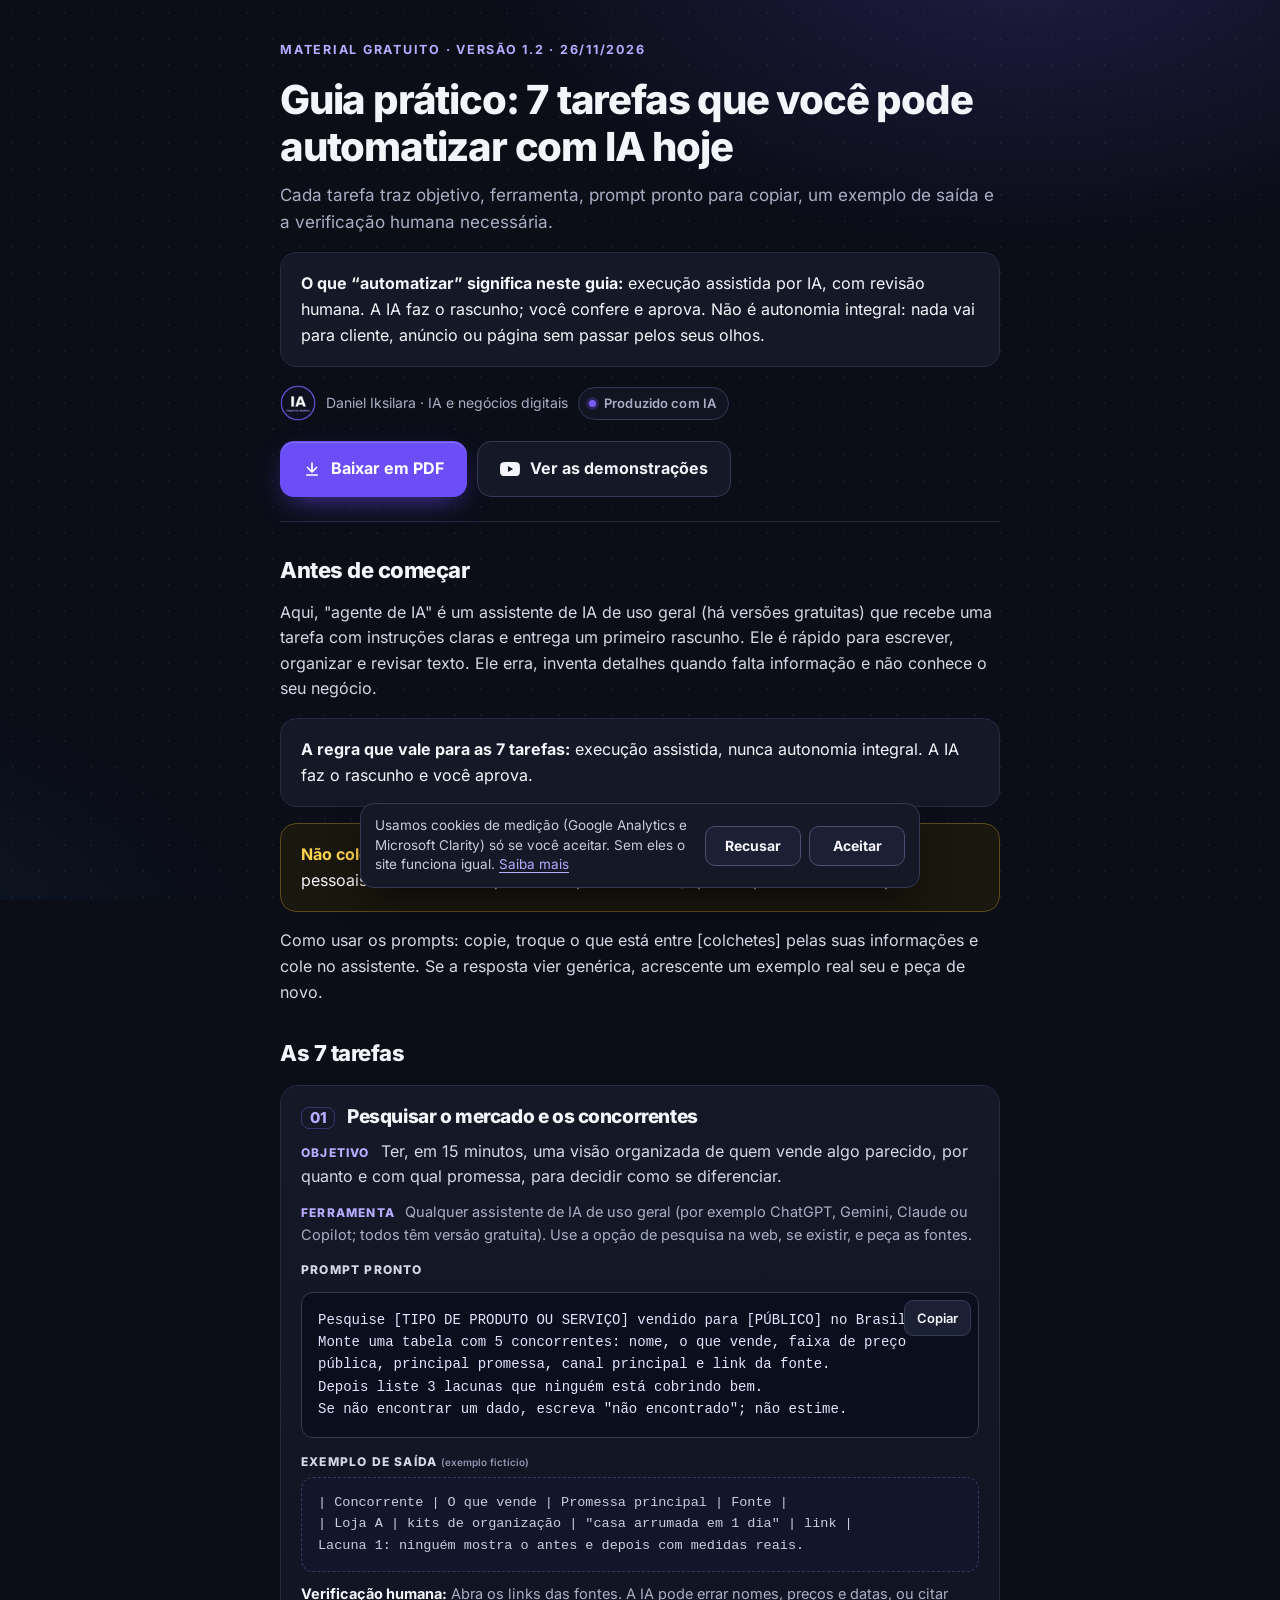
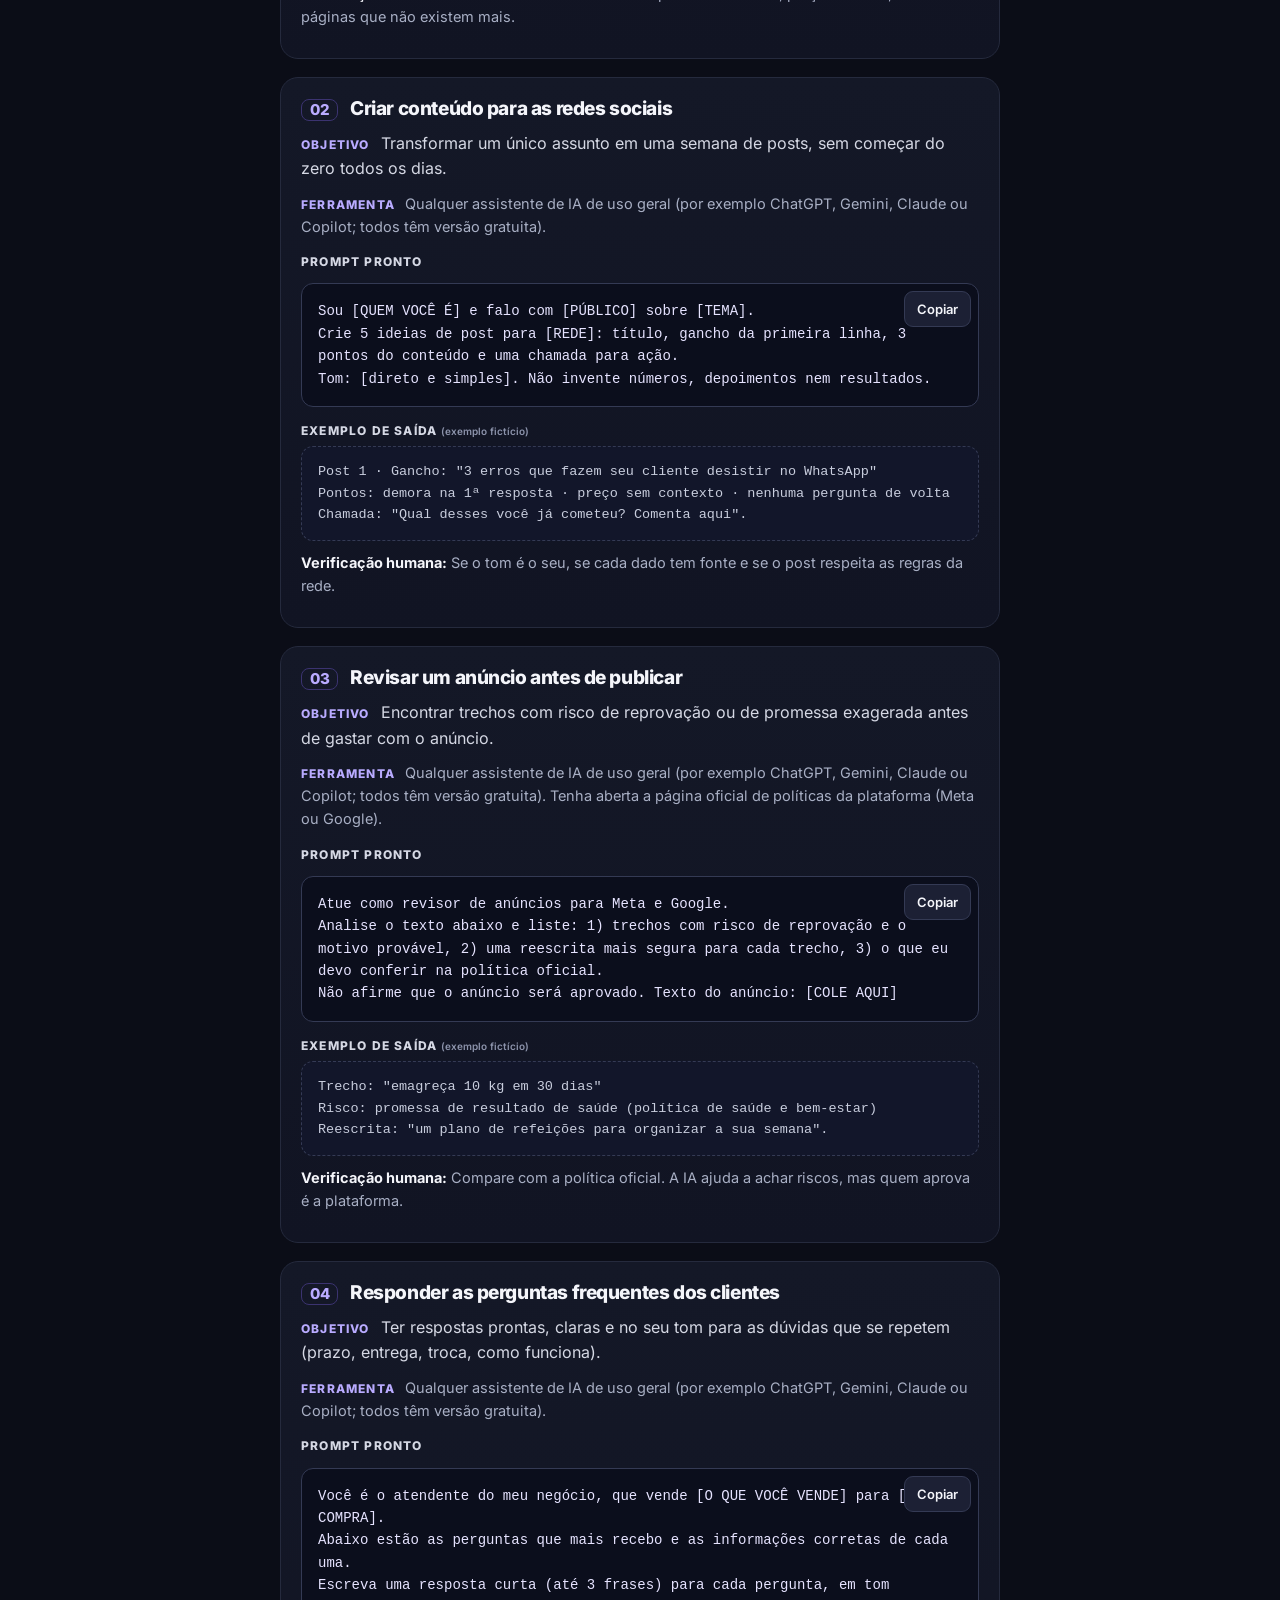
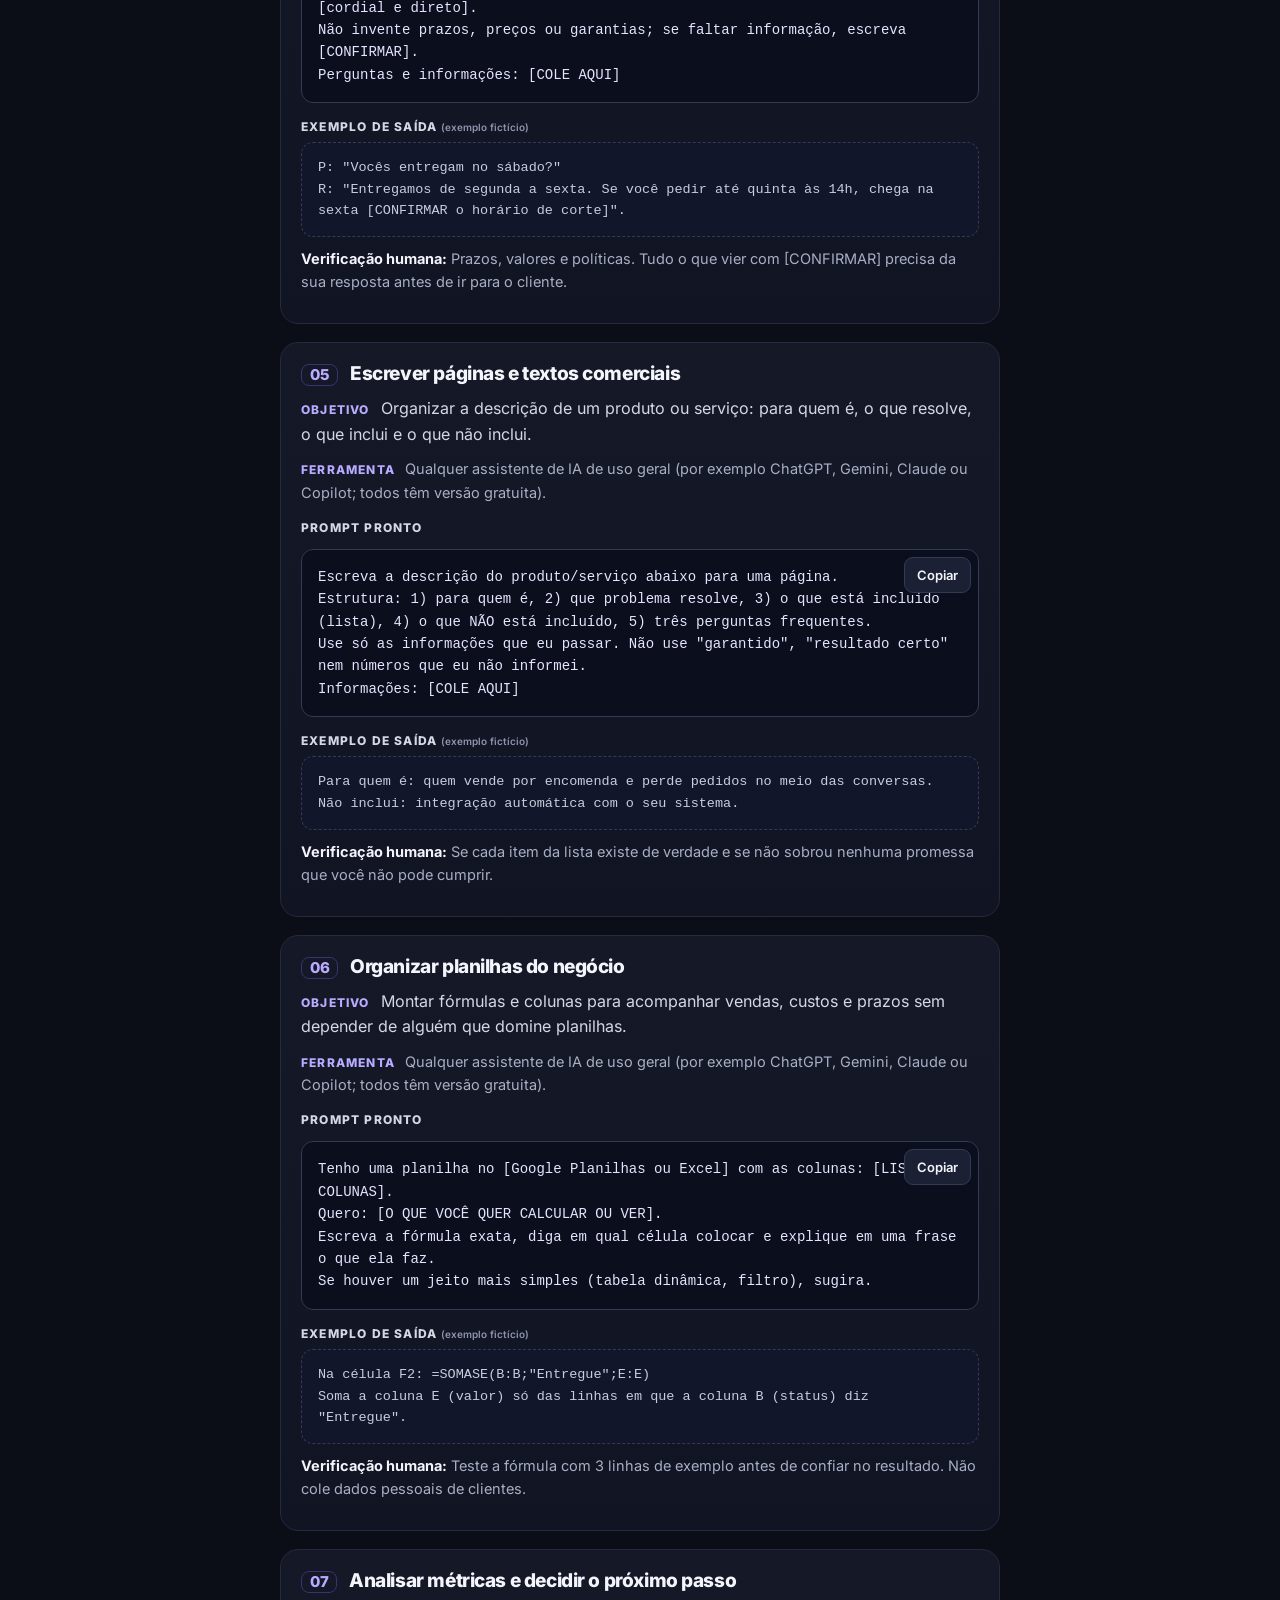
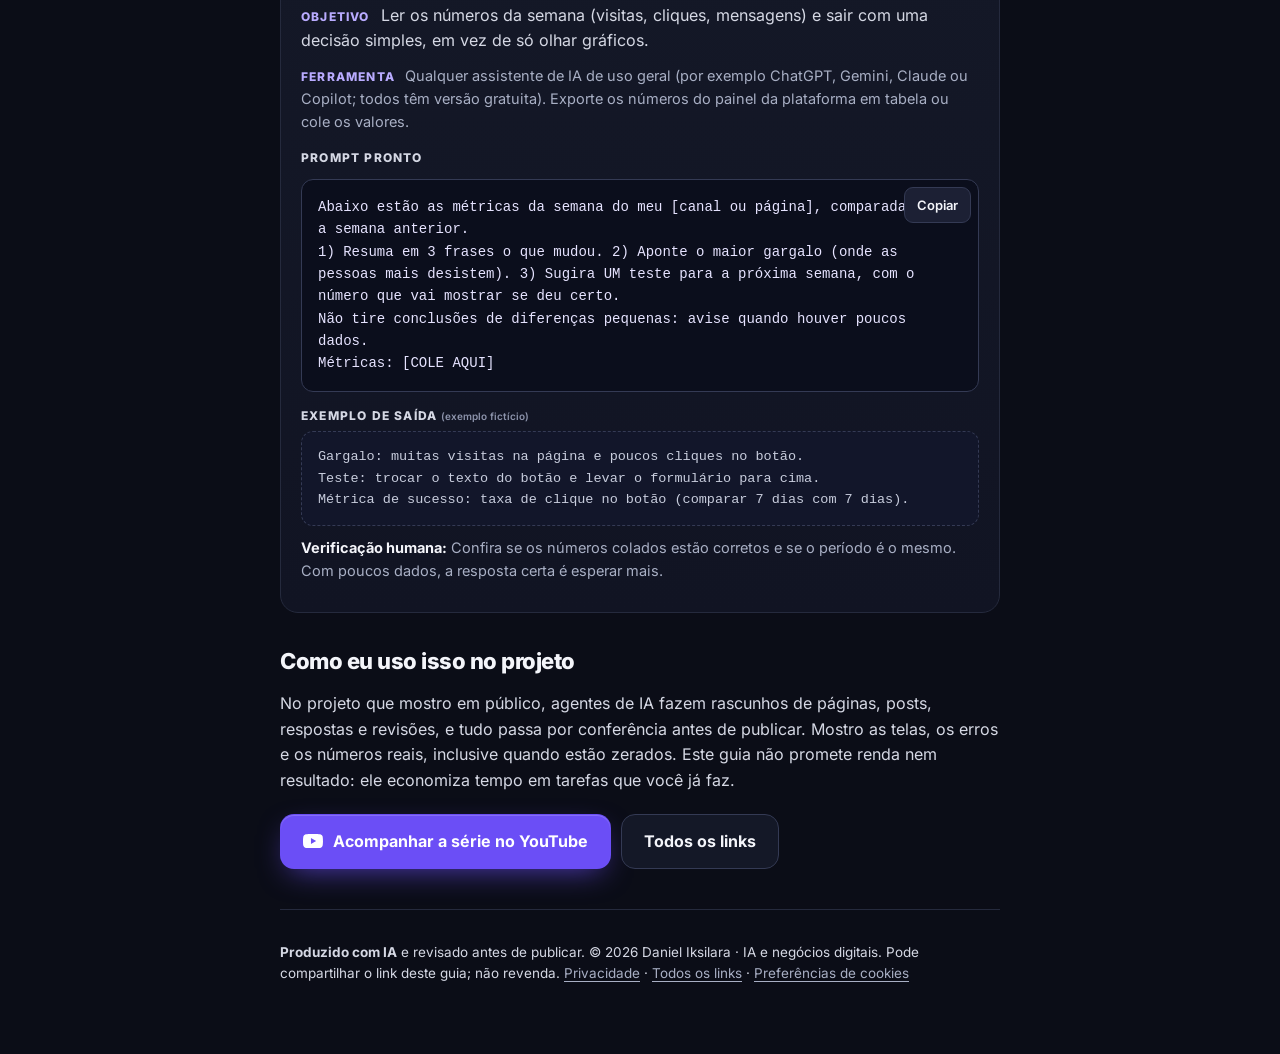
<file: guia/7-tarefas-ia/index.html>
<!doctype html><html lang="pt-BR"><head><meta charset="utf-8"><meta name="viewport" content="width=device-width,initial-scale=1,viewport-fit=cover">
<!-- PADRÃO VISUAL t354u v2 (26/11/2026). Ver DIRETRIZES_PERSISTENTES.md §PADRÃO VISUAL t354u. Sem frameworks; CSS inline; Inter auto-hospedada (OFL); GA4/Clarity só com consentimento. -->
<title>Guia prático: 7 tarefas que você pode automatizar com IA hoje</title><meta name="description" content="Sete tarefas com objetivo, prompt, exemplo e verificação humana. Automatizar, aqui, é execução assistida por IA com revisão humana. Material gratuito de Daniel Iksilara."><meta name="robots" content="noindex,nofollow">
<link rel="canonical" href="https://pagmax.app.br/guia/7-tarefas-ia/"><meta name="theme-color" content="#0B0D17">
<meta property="og:type" content="website"><meta property="og:locale" content="pt_BR"><meta property="og:site_name" content="Daniel Iksilara · IA e negócios digitais"><meta property="og:title" content="Guia prático: 7 tarefas que você pode automatizar com IA hoje"><meta property="og:description" content="Sete tarefas com objetivo, prompt, exemplo e verificação humana. Automatizar, aqui, é execução assistida por IA com revisão humana. Material gratuito de Daniel Iksilara."><meta property="og:url" content="https://pagmax.app.br/guia/7-tarefas-ia/"><meta property="og:image" content="https://pagmax.app.br/assets/og-t354u.jpg"><meta property="og:image:width" content="1200"><meta property="og:image:height" content="630"><meta property="og:image:alt" content="Daniel Iksilara · IA e negócios digitais: uma empresa construída com agentes de IA, em público."><meta name="twitter:card" content="summary_large_image"><meta name="twitter:site" content="@IksilaraDaniel"><meta name="twitter:image" content="https://pagmax.app.br/assets/og-t354u.jpg">
<link rel="icon" href="../../favicon.ico" sizes="any"><link rel="icon" type="image/png" sizes="48x48" href="../../assets/favicon-48.png"><link rel="apple-touch-icon" href="../../assets/apple-touch-icon.png">
<link rel="preload" href="../../assets/inter-latin.woff2" as="font" type="font/woff2" crossorigin>
<style>@font-face{font-family:Inter;font-style:normal;font-weight:400 800;font-display:optional;src:url(../../assets/inter-latin.woff2) format("woff2");unicode-range:U+0000-00FF,U+0131,U+0152-0153,U+02BB-02BC,U+02C6,U+02DA,U+02DC,U+2000-206F,U+20AC,U+2122,U+2191,U+2193,U+2212,U+2215,U+FEFF,U+FFFD}
:root{--bg:#0B0D17;--bg2:#10131F;--card:#141827;--line:#252A3D;--line2:#343A54;--tx:#F4F5FA;--mut:#A8AFC4;--dim:#8C93AB;--ac:#6B4EF6;--ac2:#7C5CFF;--act:#B9ABFF;--ok:#34D399;--r:16px}
*{box-sizing:border-box}html{-webkit-text-size-adjust:100%;scroll-behavior:smooth}
body{margin:0;background:var(--bg);color:var(--tx);font:16px/1.6 Inter,system-ui,-apple-system,"Segoe UI",Roboto,Arial,sans-serif;-webkit-font-smoothing:antialiased;min-height:100vh}
body::before{content:"";position:fixed;inset:0;z-index:-1;pointer-events:none;background:radial-gradient(900px 520px at 80% -8%,rgba(124,92,255,.20),transparent 62%),radial-gradient(700px 480px at -12% 108%,rgba(56,189,248,.07),transparent 60%),radial-gradient(rgba(255,255,255,.045) 1px,transparent 1.4px) 0 0/26px 26px}
a{color:var(--act);text-underline-offset:3px}a:hover{color:#fff}
:focus-visible{outline:3px solid var(--act);outline-offset:3px;border-radius:10px}
h1,h2,h3{line-height:1.18;letter-spacing:-.022em;margin:0}
.skip{position:absolute;left:-999px;top:8px;background:#fff;color:#000;padding:8px 12px;border-radius:8px;z-index:9}.skip:focus{left:8px}
.badge{display:inline-flex;align-items:center;gap:8px;border:1px solid var(--line2);background:rgba(20,24,39,.75);color:var(--mut);border-radius:999px;padding:5px 12px 5px 10px;font-size:13px;font-weight:600;letter-spacing:.01em}
.badge i{width:7px;height:7px;border-radius:50%;background:var(--ac2);box-shadow:0 0 0 3px rgba(124,92,255,.22)}
.eyebrow{font-size:12.5px;font-weight:700;letter-spacing:.14em;text-transform:uppercase;color:var(--act)}
.btn{display:flex;align-items:center;justify-content:center;gap:10px;min-height:52px;padding:14px 22px;border-radius:14px;font-weight:700;font-size:16px;text-decoration:none;border:1px solid transparent;cursor:pointer;transition:transform .15s ease,background .15s ease,border-color .15s ease;font-family:inherit}
.btn:active{transform:translateY(1px)}
.btn-p{background:var(--ac);color:#fff;box-shadow:0 10px 30px -10px rgba(107,78,246,.75),inset 0 1px 0 rgba(255,255,255,.18)}.btn-p:hover{background:#5B3FE6;color:#fff}
.btn-s{background:var(--card);border-color:var(--line2);color:var(--tx)}.btn-s:hover{border-color:var(--ac2);color:#fff}
.soc{display:flex;gap:10px;flex-wrap:wrap}
.soc a{display:grid;place-items:center;width:46px;height:46px;border-radius:12px;background:var(--card);border:1px solid var(--line);color:var(--tx);transition:border-color .15s,color .15s}.soc a:hover{border-color:var(--ac2);color:var(--act)}
.foot{color:var(--dim);font-size:13.5px;line-height:1.6}.foot a{color:var(--mut)}
.lead-form{display:grid;gap:14px}
.lead-form label{display:block;font-weight:600;font-size:14.5px;color:var(--tx)}.lead-form label small{color:var(--dim);font-weight:500;font-size:13.5px}
.lead-form input[type=text],.lead-form select{display:block;width:100%;margin-top:7px;min-height:50px;background:#0D1020;color:var(--tx);border:1px solid var(--line2);border-radius:12px;padding:12px 14px;font:16px Inter,system-ui,sans-serif}
.lead-form input::placeholder{color:#7D84A0}
.lead-form input:focus,.lead-form select:focus{outline:2px solid var(--ac2);outline-offset:1px;border-color:var(--ac2)}
.lead-form .chk{display:flex;gap:11px;align-items:flex-start;font-weight:500;color:var(--mut);font-size:14px;line-height:1.5}.lead-form .chk input{width:22px;height:22px;margin:1px 0 0;flex:none;accent-color:var(--ac2)}
.lead-form .hp{position:absolute;left:-9999px;width:1px;height:1px;overflow:hidden}
.lead-form button:disabled{opacity:.6;cursor:wait}
.lead-form .fine{margin:-4px 0 0;color:var(--dim);font-size:13px}.lead-form .fine a{color:var(--mut)}.lead-msg{min-height:1.3em;margin:0;font-size:14px;color:var(--mut)}.lead-msg.err{color:#FDA4AF}
.lead-ok{background:rgba(52,211,153,.08);border:1px solid rgba(52,211,153,.35);border-radius:12px;padding:16px}.lead-ok p{color:var(--mut);margin:.4em 0 .8em}
@media (prefers-reduced-motion:reduce){*{transition:none!important;scroll-behavior:auto!important}}
#pm-ck{position:fixed;left:12px;right:12px;bottom:12px;z-index:50;max-width:560px;margin:0 auto;display:flex;flex-wrap:wrap;gap:10px 14px;align-items:center;justify-content:space-between;background:#141827;border:1px solid #343A54;border-radius:14px;padding:12px 14px;box-shadow:0 18px 40px -12px rgba(0,0,0,.7);font:13.5px/1.45 Inter,system-ui,sans-serif;color:#C8CDDD}#pm-ck p{margin:0;flex:1 1 260px}#pm-ck a{color:#B9ABFF}#pm-ck div{display:flex;gap:8px}#pm-ck button{min-height:40px;min-width:96px;padding:8px 14px;border-radius:10px;border:1px solid #4A4F6E;background:#1C2034;color:#F4F5FA;font:700 14px Inter,system-ui,sans-serif;cursor:pointer}#pm-ck button:hover{border-color:#7C5CFF}@media print{#pm-ck{display:none!important}}
.g{max-width:760px;margin:0 auto;padding:36px 20px 56px}
.g header{padding-bottom:24px;border-bottom:1px solid var(--line)}
.g h1{font-size:clamp(28px,6vw,40px);font-weight:800;margin:14px 0 0;letter-spacing:-.03em}
.g .sub{color:var(--mut);font-size:17px;margin:12px 0 0}
.g .by{display:flex;align-items:center;gap:10px;margin-top:18px;color:var(--mut);font-size:14px}.g .by img{border-radius:50%}
.g .act{display:flex;flex-wrap:wrap;gap:10px;margin-top:20px}.g .act .btn{flex:0 1 auto}
.g h2{font-size:22px;font-weight:800;margin:36px 0 10px}
.g p,.g li{color:#D5D8E4}.g ul{padding-left:20px}
.box{background:var(--card);border:1px solid var(--line);border-radius:16px;padding:18px 20px;margin:16px 0}
.box.warn{border-color:#5B4B1E;background:#1A170E}.box.warn b{color:#FCD34D}
.t{border:1px solid var(--line);border-radius:18px;padding:20px;margin:18px 0;background:linear-gradient(180deg,#141827,#111423)}
.t h3{font-size:19px;font-weight:800;display:flex;gap:12px;align-items:baseline}.t h3 span{flex:none;color:var(--act);font-size:15px;font-weight:800;border:1px solid #3B3370;border-radius:8px;padding:1px 8px}
.t p{margin:10px 0}
.pr{position:relative;margin:12px 0}
.pr pre{margin:0;white-space:pre-wrap;word-wrap:break-word;background:#0B0E1C;border:1px solid var(--line2);border-radius:12px;padding:16px 16px 16px;font:14px/1.6 ui-monospace,SFMono-Regular,Menlo,Consolas,monospace;color:#E6E3FF}
.cp{position:absolute;top:8px;right:8px;min-height:36px;padding:6px 12px;border-radius:9px;border:1px solid var(--line2);background:#1C2034;color:var(--tx);font:600 13px Inter,system-ui,sans-serif;cursor:pointer}
.cp:hover{border-color:var(--ac2)}
.lb{display:inline-block;margin-right:6px;font-size:12px;font-weight:800;letter-spacing:.1em;text-transform:uppercase;color:var(--act)}.lb2{margin:14px 0 6px!important;font-size:12px;font-weight:800;letter-spacing:.1em;text-transform:uppercase;color:var(--act)}.lb2 small{text-transform:none;letter-spacing:0;color:var(--dim);font-weight:600}.tool{font-size:14.5px;color:var(--mut)!important}.ex{margin:0;white-space:pre-wrap;word-wrap:break-word;background:#12162A;border:1px dashed var(--line2);border-radius:12px;padding:14px 16px;font:13.5px/1.6 ui-monospace,SFMono-Regular,Menlo,Consolas,monospace;color:#C8CDDD}.rv{font-size:14.5px;color:var(--mut)!important}.rv b{color:var(--tx)}
.g footer{margin-top:40px;padding-top:18px;border-top:1px solid var(--line)}
@media print{body::before{display:none}body{background:#fff;color:#111}.g{padding:0;max-width:none}.g p,.g li,.t p,.rv{color:#222!important}.t,.box{background:#fff!important;border-color:#ccc;break-inside:avoid}.pr pre,.ex{background:#f5f4ff;color:#1a1340;border-color:#ccc}.lb,.lb2{color:#4b2fd6}.cp,.act,.noprint{display:none!important}.eyebrow,.t h3 span{color:#4b2fd6}.badge{color:#333;background:#fff}h1,h2,h3{color:#111}a{color:#4b2fd6}.g .sub{color:#333}}
</style>
<script>/* t354u v2: GA4 e Clarity só depois do "Aceitar" (preferência em localStorage pm_cookies). */window.dataLayer=window.dataLayer||[];function gtag(){dataLayer.push(arguments)}(function(){var K="pm_cookies",v=null;try{v=localStorage.getItem(K)}catch(e){}function load(){if(window.__pmL)return;window.__pmL=1;gtag("js",new Date());gtag("config","G-CX4YRZL19Q");var s=document.createElement("script");s.async=1;s.src="https://www.googletagmanager.com/gtag/js?id=G-CX4YRZL19Q";document.head.appendChild(s);(function(c,l,a,r,i,t,y){c[a]=c[a]||function(){(c[a].q=c[a].q||[]).push(arguments)};t=l.createElement(r);t.async=1;t.src="https://www.clarity.ms/tag/"+i;y=l.getElementsByTagName(r)[0];y.parentNode.insertBefore(t,y)})(window,document,"clarity","script","zjrxurgd55")}function bar(){if(document.getElementById("pm-ck"))return;var d=document.createElement("div");d.id="pm-ck";d.setAttribute("role","dialog");d.setAttribute("aria-label","Preferências de cookies");d.innerHTML='<p>Usamos cookies de medição (Google Analytics e Microsoft Clarity) só se você aceitar. Sem eles o site funciona igual. <a href="../../privacidade.html#cookies">Saiba mais</a></p><div><button type="button" data-ck="0">Recusar</button><button type="button" data-ck="1">Aceitar</button></div>';d.addEventListener("click",function(e){var b=e.target.closest("button[data-ck]");if(b)window.pmConsent(b.getAttribute("data-ck")==="1")});document.body.appendChild(d)}window.pmConsent=function(ok){try{localStorage.setItem(K,ok?"granted":"denied")}catch(e){}var b=document.getElementById("pm-ck");if(b)b.remove();if(ok)load()};window.pmCookiePrefs=function(){try{localStorage.removeItem(K)}catch(e){}bar()};if(v==="granted")load();else if(v!=="denied"){if(document.body)bar();else document.addEventListener("DOMContentLoaded",bar)}})();</script>
</head>
<body><main class="g">
<header>
<span class="eyebrow">Material gratuito · versão 1.2 · 26/11/2026</span>
<h1>Guia prático: 7 tarefas que você pode automatizar com IA hoje</h1>
<p class="sub">Cada tarefa traz objetivo, ferramenta, prompt pronto para copiar, um exemplo de saída e a verificação humana necessária.</p>
<div class="box"><b>O que “automatizar” significa neste guia:</b> execução assistida por IA, com revisão humana. A IA faz o rascunho; você confere e aprova. Não é autonomia integral: nada vai para cliente, anúncio ou página sem passar pelos seus olhos.</div>
<div class="by"><img src="../../assets/avatar-192.webp" width="36" height="36" alt=""><span>Daniel Iksilara · IA e negócios digitais</span> <span class="badge"><i></i>Produzido com IA</span></div>
<div class="act noprint"><a class="btn btn-p" href="../../guia/7-tarefas-ia.pdf" download data-id="guia_pdf"><svg aria-hidden="true" focusable="false" width="18" height="18" viewBox="0 0 24 24" fill="none" stroke="currentColor" stroke-width="2.2" stroke-linecap="round" stroke-linejoin="round"><path d="M12 4v12M6 10l6 6 6-6M5 20h14"/></svg> Baixar em PDF</a><a class="btn btn-s" href="https://www.youtube.com/@daniel.traderof?utm_source=guia&utm_medium=hub&utm_content=guia_youtube" data-id="guia_youtube"><svg aria-hidden="true" focusable="false" width="20" height="20" viewBox="0 0 24 24" fill="currentColor"><path d="M23.498 6.186a3.016 3.016 0 0 0-2.122-2.136C19.505 3.545 12 3.545 12 3.545s-7.505 0-9.377.505A3.017 3.017 0 0 0 .502 6.186C0 8.07 0 12 0 12s0 3.93.502 5.814a3.016 3.016 0 0 0 2.122 2.136c1.871.505 9.376.505 9.376.505s7.505 0 9.377-.505a3.015 3.015 0 0 0 2.122-2.136C24 15.93 24 12 24 12s0-3.93-.502-5.814zM9.545 15.568V8.432L15.818 12l-6.273 3.568z"/></svg> Ver as demonstrações</a></div>
</header>
<h2>Antes de começar</h2>
<p>Aqui, "agente de IA" é um assistente de IA de uso geral (há versões gratuitas) que recebe uma tarefa com instruções claras e entrega um primeiro rascunho. Ele é rápido para escrever, organizar e revisar texto. Ele erra, inventa detalhes quando falta informação e não conhece o seu negócio.</p>
<div class="box"><b>A regra que vale para as 7 tarefas:</b> execução assistida, nunca autonomia integral. A IA faz o rascunho e você aprova.</div>
<div class="box warn"><b>Não cole na IA:</b> senhas, códigos de verificação, CPF, dados bancários ou dados pessoais de clientes. Troque nomes por [CLIENTE] quando precisar de exemplo.</div>
<p>Como usar os prompts: copie, troque o que está entre [colchetes] pelas suas informações e cole no assistente. Se a resposta vier genérica, acrescente um exemplo real seu e peça de novo.</p>
<h2>As 7 tarefas</h2>
<section class="t" id="t1"><h3><span>01</span>Pesquisar o mercado e os concorrentes</h3>
<p><b class="lb">Objetivo</b> Ter, em 15 minutos, uma visão organizada de quem vende algo parecido, por quanto e com qual promessa, para decidir como se diferenciar.</p>
<p class="tool"><b class="lb">Ferramenta</b> Qualquer assistente de IA de uso geral (por exemplo ChatGPT, Gemini, Claude ou Copilot; todos têm versão gratuita). Use a opção de pesquisa na web, se existir, e peça as fontes.</p>
<p class="lb2">Prompt pronto</p><div class="pr"><pre id="p1">Pesquise [TIPO DE PRODUTO OU SERVIÇO] vendido para [PÚBLICO] no Brasil.
Monte uma tabela com 5 concorrentes: nome, o que vende, faixa de preço pública, principal promessa, canal principal e link da fonte.
Depois liste 3 lacunas que ninguém está cobrindo bem.
Se não encontrar um dado, escreva &quot;não encontrado&quot;; não estime.</pre><button class="cp" type="button" data-copy="p1" aria-label="Copiar o prompt 1">Copiar</button></div>
<p class="lb2">Exemplo de saída <small>(exemplo fictício)</small></p><pre class="ex">| Concorrente | O que vende | Promessa principal | Fonte |
| Loja A | kits de organização | &quot;casa arrumada em 1 dia&quot; | link |
Lacuna 1: ninguém mostra o antes e depois com medidas reais.</pre>
<p class="rv"><b>Verificação humana:</b> Abra os links das fontes. A IA pode errar nomes, preços e datas, ou citar páginas que não existem mais.</p></section><section class="t" id="t2"><h3><span>02</span>Criar conteúdo para as redes sociais</h3>
<p><b class="lb">Objetivo</b> Transformar um único assunto em uma semana de posts, sem começar do zero todos os dias.</p>
<p class="tool"><b class="lb">Ferramenta</b> Qualquer assistente de IA de uso geral (por exemplo ChatGPT, Gemini, Claude ou Copilot; todos têm versão gratuita).</p>
<p class="lb2">Prompt pronto</p><div class="pr"><pre id="p2">Sou [QUEM VOCÊ É] e falo com [PÚBLICO] sobre [TEMA].
Crie 5 ideias de post para [REDE]: título, gancho da primeira linha, 3 pontos do conteúdo e uma chamada para ação.
Tom: [direto e simples]. Não invente números, depoimentos nem resultados.</pre><button class="cp" type="button" data-copy="p2" aria-label="Copiar o prompt 2">Copiar</button></div>
<p class="lb2">Exemplo de saída <small>(exemplo fictício)</small></p><pre class="ex">Post 1 · Gancho: &quot;3 erros que fazem seu cliente desistir no WhatsApp&quot;
Pontos: demora na 1ª resposta · preço sem contexto · nenhuma pergunta de volta
Chamada: &quot;Qual desses você já cometeu? Comenta aqui&quot;.</pre>
<p class="rv"><b>Verificação humana:</b> Se o tom é o seu, se cada dado tem fonte e se o post respeita as regras da rede.</p></section><section class="t" id="t3"><h3><span>03</span>Revisar um anúncio antes de publicar</h3>
<p><b class="lb">Objetivo</b> Encontrar trechos com risco de reprovação ou de promessa exagerada antes de gastar com o anúncio.</p>
<p class="tool"><b class="lb">Ferramenta</b> Qualquer assistente de IA de uso geral (por exemplo ChatGPT, Gemini, Claude ou Copilot; todos têm versão gratuita). Tenha aberta a página oficial de políticas da plataforma (Meta ou Google).</p>
<p class="lb2">Prompt pronto</p><div class="pr"><pre id="p3">Atue como revisor de anúncios para Meta e Google.
Analise o texto abaixo e liste: 1) trechos com risco de reprovação e o motivo provável, 2) uma reescrita mais segura para cada trecho, 3) o que eu devo conferir na política oficial.
Não afirme que o anúncio será aprovado. Texto do anúncio: [COLE AQUI]</pre><button class="cp" type="button" data-copy="p3" aria-label="Copiar o prompt 3">Copiar</button></div>
<p class="lb2">Exemplo de saída <small>(exemplo fictício)</small></p><pre class="ex">Trecho: &quot;emagreça 10 kg em 30 dias&quot;
Risco: promessa de resultado de saúde (política de saúde e bem-estar)
Reescrita: &quot;um plano de refeições para organizar a sua semana&quot;.</pre>
<p class="rv"><b>Verificação humana:</b> Compare com a política oficial. A IA ajuda a achar riscos, mas quem aprova é a plataforma.</p></section><section class="t" id="t4"><h3><span>04</span>Responder as perguntas frequentes dos clientes</h3>
<p><b class="lb">Objetivo</b> Ter respostas prontas, claras e no seu tom para as dúvidas que se repetem (prazo, entrega, troca, como funciona).</p>
<p class="tool"><b class="lb">Ferramenta</b> Qualquer assistente de IA de uso geral (por exemplo ChatGPT, Gemini, Claude ou Copilot; todos têm versão gratuita).</p>
<p class="lb2">Prompt pronto</p><div class="pr"><pre id="p4">Você é o atendente do meu negócio, que vende [O QUE VOCÊ VENDE] para [QUEM COMPRA].
Abaixo estão as perguntas que mais recebo e as informações corretas de cada uma.
Escreva uma resposta curta (até 3 frases) para cada pergunta, em tom [cordial e direto].
Não invente prazos, preços ou garantias; se faltar informação, escreva [CONFIRMAR].
Perguntas e informações: [COLE AQUI]</pre><button class="cp" type="button" data-copy="p4" aria-label="Copiar o prompt 4">Copiar</button></div>
<p class="lb2">Exemplo de saída <small>(exemplo fictício)</small></p><pre class="ex">P: &quot;Vocês entregam no sábado?&quot;
R: &quot;Entregamos de segunda a sexta. Se você pedir até quinta às 14h, chega na sexta [CONFIRMAR o horário de corte]&quot;.</pre>
<p class="rv"><b>Verificação humana:</b> Prazos, valores e políticas. Tudo o que vier com [CONFIRMAR] precisa da sua resposta antes de ir para o cliente.</p></section><section class="t" id="t5"><h3><span>05</span>Escrever páginas e textos comerciais</h3>
<p><b class="lb">Objetivo</b> Organizar a descrição de um produto ou serviço: para quem é, o que resolve, o que inclui e o que não inclui.</p>
<p class="tool"><b class="lb">Ferramenta</b> Qualquer assistente de IA de uso geral (por exemplo ChatGPT, Gemini, Claude ou Copilot; todos têm versão gratuita).</p>
<p class="lb2">Prompt pronto</p><div class="pr"><pre id="p5">Escreva a descrição do produto/serviço abaixo para uma página.
Estrutura: 1) para quem é, 2) que problema resolve, 3) o que está incluído (lista), 4) o que NÃO está incluído, 5) três perguntas frequentes.
Use só as informações que eu passar. Não use &quot;garantido&quot;, &quot;resultado certo&quot; nem números que eu não informei.
Informações: [COLE AQUI]</pre><button class="cp" type="button" data-copy="p5" aria-label="Copiar o prompt 5">Copiar</button></div>
<p class="lb2">Exemplo de saída <small>(exemplo fictício)</small></p><pre class="ex">Para quem é: quem vende por encomenda e perde pedidos no meio das conversas.
Não inclui: integração automática com o seu sistema.</pre>
<p class="rv"><b>Verificação humana:</b> Se cada item da lista existe de verdade e se não sobrou nenhuma promessa que você não pode cumprir.</p></section><section class="t" id="t6"><h3><span>06</span>Organizar planilhas do negócio</h3>
<p><b class="lb">Objetivo</b> Montar fórmulas e colunas para acompanhar vendas, custos e prazos sem depender de alguém que domine planilhas.</p>
<p class="tool"><b class="lb">Ferramenta</b> Qualquer assistente de IA de uso geral (por exemplo ChatGPT, Gemini, Claude ou Copilot; todos têm versão gratuita).</p>
<p class="lb2">Prompt pronto</p><div class="pr"><pre id="p6">Tenho uma planilha no [Google Planilhas ou Excel] com as colunas: [LISTE AS COLUNAS].
Quero: [O QUE VOCÊ QUER CALCULAR OU VER].
Escreva a fórmula exata, diga em qual célula colocar e explique em uma frase o que ela faz.
Se houver um jeito mais simples (tabela dinâmica, filtro), sugira.</pre><button class="cp" type="button" data-copy="p6" aria-label="Copiar o prompt 6">Copiar</button></div>
<p class="lb2">Exemplo de saída <small>(exemplo fictício)</small></p><pre class="ex">Na célula F2: =SOMASE(B:B;&quot;Entregue&quot;;E:E)
Soma a coluna E (valor) só das linhas em que a coluna B (status) diz &quot;Entregue&quot;.</pre>
<p class="rv"><b>Verificação humana:</b> Teste a fórmula com 3 linhas de exemplo antes de confiar no resultado. Não cole dados pessoais de clientes.</p></section><section class="t" id="t7"><h3><span>07</span>Analisar métricas e decidir o próximo passo</h3>
<p><b class="lb">Objetivo</b> Ler os números da semana (visitas, cliques, mensagens) e sair com uma decisão simples, em vez de só olhar gráficos.</p>
<p class="tool"><b class="lb">Ferramenta</b> Qualquer assistente de IA de uso geral (por exemplo ChatGPT, Gemini, Claude ou Copilot; todos têm versão gratuita). Exporte os números do painel da plataforma em tabela ou cole os valores.</p>
<p class="lb2">Prompt pronto</p><div class="pr"><pre id="p7">Abaixo estão as métricas da semana do meu [canal ou página], comparadas com a semana anterior.
1) Resuma em 3 frases o que mudou. 2) Aponte o maior gargalo (onde as pessoas mais desistem). 3) Sugira UM teste para a próxima semana, com o número que vai mostrar se deu certo.
Não tire conclusões de diferenças pequenas: avise quando houver poucos dados.
Métricas: [COLE AQUI]</pre><button class="cp" type="button" data-copy="p7" aria-label="Copiar o prompt 7">Copiar</button></div>
<p class="lb2">Exemplo de saída <small>(exemplo fictício)</small></p><pre class="ex">Gargalo: muitas visitas na página e poucos cliques no botão.
Teste: trocar o texto do botão e levar o formulário para cima.
Métrica de sucesso: taxa de clique no botão (comparar 7 dias com 7 dias).</pre>
<p class="rv"><b>Verificação humana:</b> Confira se os números colados estão corretos e se o período é o mesmo. Com poucos dados, a resposta certa é esperar mais.</p></section>
<h2>Como eu uso isso no projeto</h2>
<p>No projeto que mostro em público, agentes de IA fazem rascunhos de páginas, posts, respostas e revisões, e tudo passa por conferência antes de publicar. Mostro as telas, os erros e os números reais, inclusive quando estão zerados. Este guia não promete renda nem resultado: ele economiza tempo em tarefas que você já faz.</p>
<div class="act noprint"><a class="btn btn-p" href="https://www.youtube.com/@daniel.traderof?utm_source=guia&utm_medium=hub&utm_content=guia_youtube" data-id="guia_youtube_fim"><svg aria-hidden="true" focusable="false" width="20" height="20" viewBox="0 0 24 24" fill="currentColor"><path d="M23.498 6.186a3.016 3.016 0 0 0-2.122-2.136C19.505 3.545 12 3.545 12 3.545s-7.505 0-9.377.505A3.017 3.017 0 0 0 .502 6.186C0 8.07 0 12 0 12s0 3.93.502 5.814a3.016 3.016 0 0 0 2.122 2.136c1.871.505 9.376.505 9.376.505s7.505 0 9.377-.505a3.015 3.015 0 0 0 2.122-2.136C24 15.93 24 12 24 12s0-3.93-.502-5.814zM9.545 15.568V8.432L15.818 12l-6.273 3.568z"/></svg> Acompanhar a série no YouTube</a><a class="btn btn-s" href="../../links/" data-id="guia_links">Todos os links</a></div>
<footer class="foot"><p><b>Produzido com IA</b> e revisado antes de publicar. © 2026 Daniel Iksilara · IA e negócios digitais. Pode compartilhar o link deste guia; não revenda. <a href="../../privacidade.html">Privacidade</a> · <a href="../../links/">Todos os links</a> · <a href="#" onclick="window.pmCookiePrefs&&pmCookiePrefs();return false">Preferências de cookies</a></p></footer>
</main>
<script>document.addEventListener("click",function(e){var b=e.target.closest&&e.target.closest(".cp");if(!b)return;var t=document.getElementById(b.getAttribute("data-copy")).innerText;(navigator.clipboard?navigator.clipboard.writeText(t):Promise.reject()).then(function(){b.textContent="Copiado ✓"},function(){b.textContent="Selecione e copie"});setTimeout(function(){b.textContent="Copiar"},2200);if(typeof gtag==="function")gtag("event","copy_prompt",{prompt_id:b.getAttribute("data-copy")});});</script>
<script>document.addEventListener("click",function(e){var a=e.target.closest&&e.target.closest("a[data-id]");if(!a||typeof gtag!=="function")return;var id=a.getAttribute("data-id"),h=a.getAttribute("href")||"";gtag("event","click_link",{link_id:id,link_url:h.slice(0,100),page:location.pathname});});</script>
<script type="module" src="https://static.cloudflareinsights.com/beacon.min.js/vce701823e78c4301a35b7e07294d87301792088814092" integrity="sha512-UKNk8GbxkABxKcXYuLkO16EleLGUkcvJWtpSNmExE0Too3ZaFAxTscNWEc1OdAv5/BikHawapSCaiD2XCmp+Bw==" data-cf-beacon='{"version":"2024.11.0","token":"684527f3acc2404fba511bf5faff251a","r":1,"spa":2}' crossorigin="anonymous"></script>
</body></html>
</file>
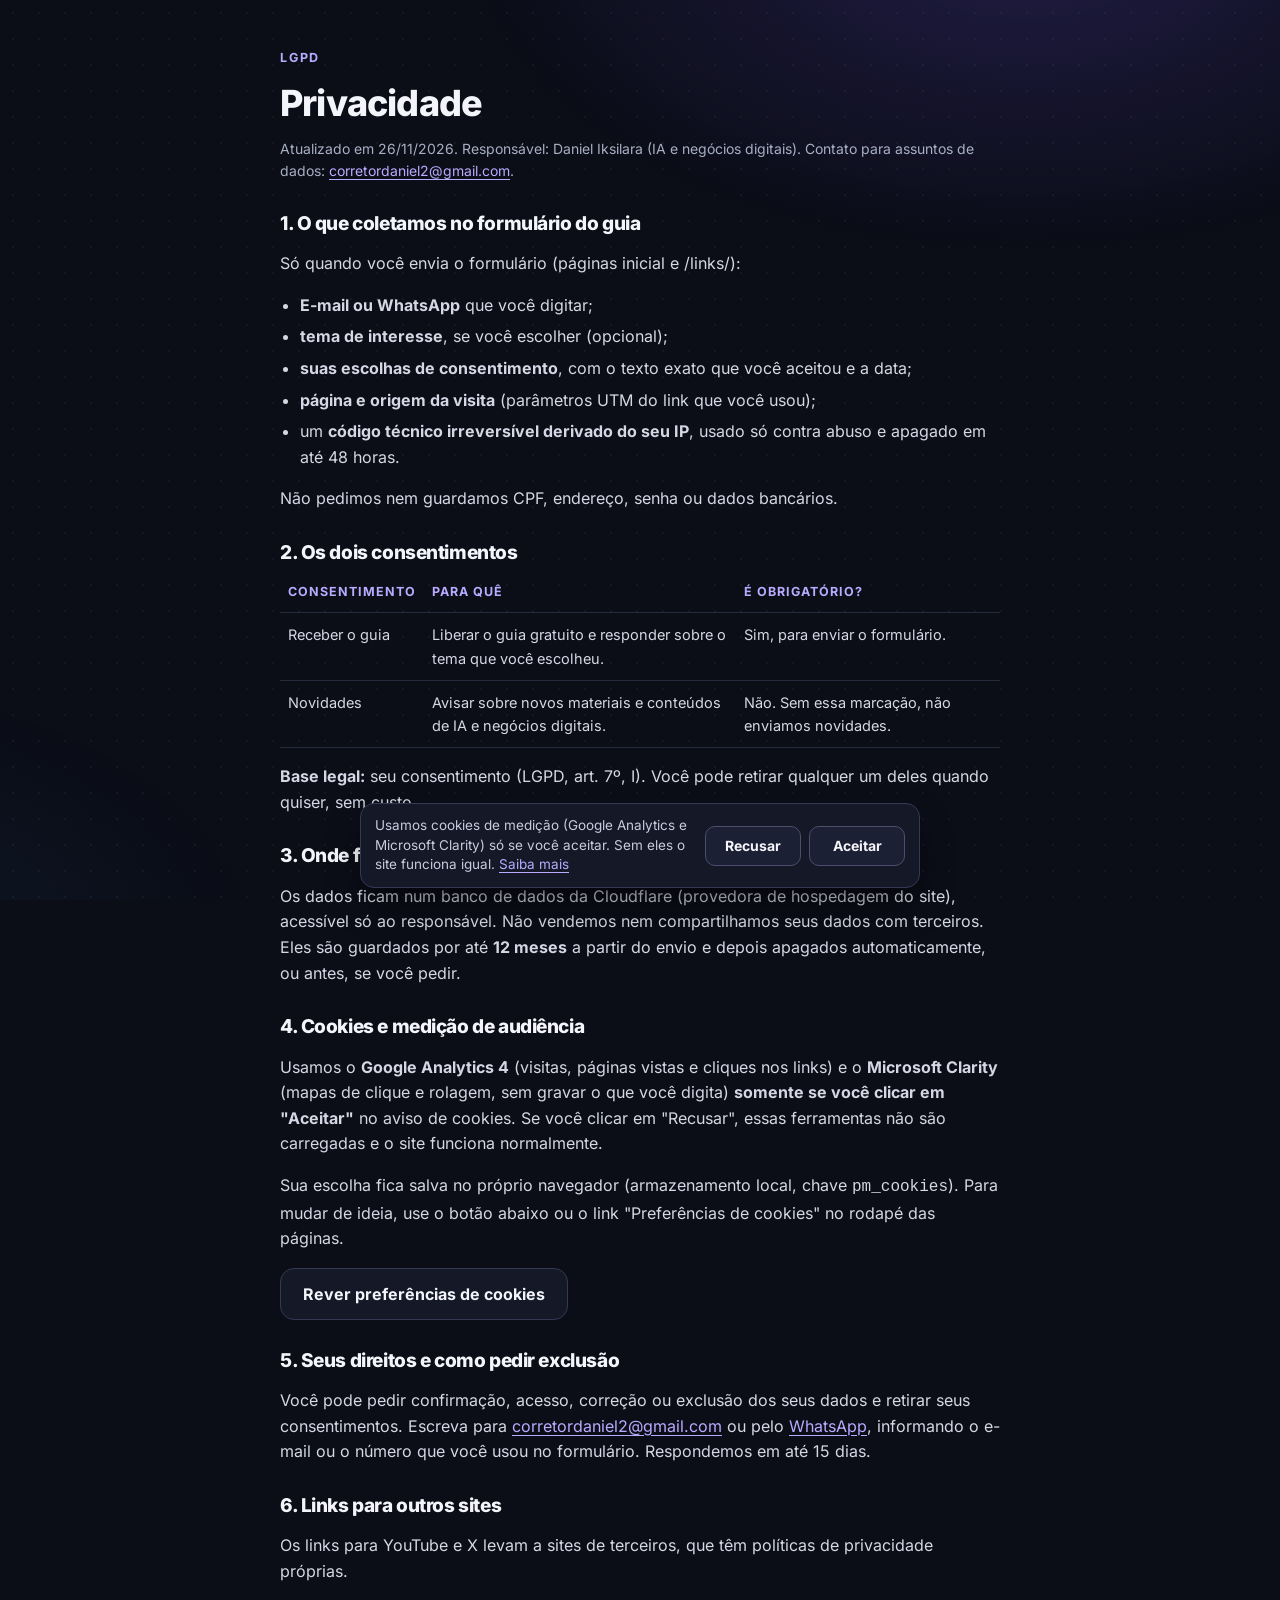
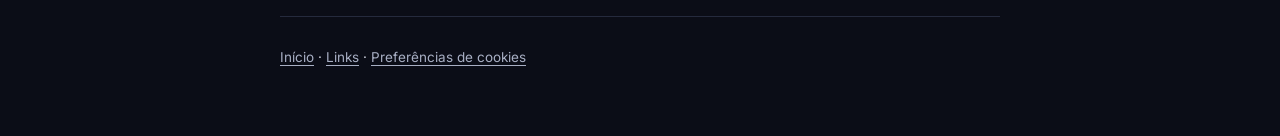
<file: privacidade.html>
<!doctype html><html lang="pt-BR"><head><meta charset="utf-8"><meta name="viewport" content="width=device-width,initial-scale=1,viewport-fit=cover">
<!-- PADRÃO VISUAL t354u v2 (26/11/2026). Ver DIRETRIZES_PERSISTENTES.md §PADRÃO VISUAL t354u. Sem frameworks; CSS inline; Inter auto-hospedada (OFL); GA4/Clarity só com consentimento. -->
<title>Privacidade · Daniel Iksilara</title><meta name="description" content="Como este site trata seus dados (LGPD): formulário do guia, consentimentos, cookies e exclusão."><meta name="robots" content="noindex,nofollow">
<link rel="canonical" href="https://pagmax.app.br/privacidade.html"><meta name="theme-color" content="#0B0D17">
<meta property="og:type" content="website"><meta property="og:locale" content="pt_BR"><meta property="og:site_name" content="Daniel Iksilara · IA e negócios digitais"><meta property="og:title" content="Privacidade · Daniel Iksilara"><meta property="og:description" content="Como este site trata seus dados (LGPD): formulário do guia, consentimentos, cookies e exclusão."><meta property="og:url" content="https://pagmax.app.br/privacidade.html"><meta property="og:image" content="https://pagmax.app.br/assets/og-t354u.jpg"><meta property="og:image:width" content="1200"><meta property="og:image:height" content="630"><meta property="og:image:alt" content="Daniel Iksilara · IA e negócios digitais: uma empresa construída com agentes de IA, em público."><meta name="twitter:card" content="summary_large_image"><meta name="twitter:site" content="@IksilaraDaniel"><meta name="twitter:image" content="https://pagmax.app.br/assets/og-t354u.jpg">
<link rel="icon" href="favicon.ico" sizes="any"><link rel="icon" type="image/png" sizes="48x48" href="assets/favicon-48.png"><link rel="apple-touch-icon" href="assets/apple-touch-icon.png">
<link rel="preload" href="assets/inter-latin.woff2" as="font" type="font/woff2" crossorigin>
<style>@font-face{font-family:Inter;font-style:normal;font-weight:400 800;font-display:optional;src:url(assets/inter-latin.woff2) format("woff2");unicode-range:U+0000-00FF,U+0131,U+0152-0153,U+02BB-02BC,U+02C6,U+02DA,U+02DC,U+2000-206F,U+20AC,U+2122,U+2191,U+2193,U+2212,U+2215,U+FEFF,U+FFFD}
:root{--bg:#0B0D17;--bg2:#10131F;--card:#141827;--line:#252A3D;--line2:#343A54;--tx:#F4F5FA;--mut:#A8AFC4;--dim:#8C93AB;--ac:#6B4EF6;--ac2:#7C5CFF;--act:#B9ABFF;--ok:#34D399;--r:16px}
*{box-sizing:border-box}html{-webkit-text-size-adjust:100%;scroll-behavior:smooth}
body{margin:0;background:var(--bg);color:var(--tx);font:16px/1.6 Inter,system-ui,-apple-system,"Segoe UI",Roboto,Arial,sans-serif;-webkit-font-smoothing:antialiased;min-height:100vh}
body::before{content:"";position:fixed;inset:0;z-index:-1;pointer-events:none;background:radial-gradient(900px 520px at 80% -8%,rgba(124,92,255,.20),transparent 62%),radial-gradient(700px 480px at -12% 108%,rgba(56,189,248,.07),transparent 60%),radial-gradient(rgba(255,255,255,.045) 1px,transparent 1.4px) 0 0/26px 26px}
a{color:var(--act);text-underline-offset:3px}a:hover{color:#fff}
:focus-visible{outline:3px solid var(--act);outline-offset:3px;border-radius:10px}
h1,h2,h3{line-height:1.18;letter-spacing:-.022em;margin:0}
.skip{position:absolute;left:-999px;top:8px;background:#fff;color:#000;padding:8px 12px;border-radius:8px;z-index:9}.skip:focus{left:8px}
.badge{display:inline-flex;align-items:center;gap:8px;border:1px solid var(--line2);background:rgba(20,24,39,.75);color:var(--mut);border-radius:999px;padding:5px 12px 5px 10px;font-size:13px;font-weight:600;letter-spacing:.01em}
.badge i{width:7px;height:7px;border-radius:50%;background:var(--ac2);box-shadow:0 0 0 3px rgba(124,92,255,.22)}
.eyebrow{font-size:12.5px;font-weight:700;letter-spacing:.14em;text-transform:uppercase;color:var(--act)}
.btn{display:flex;align-items:center;justify-content:center;gap:10px;min-height:52px;padding:14px 22px;border-radius:14px;font-weight:700;font-size:16px;text-decoration:none;border:1px solid transparent;cursor:pointer;transition:transform .15s ease,background .15s ease,border-color .15s ease;font-family:inherit}
.btn:active{transform:translateY(1px)}
.btn-p{background:var(--ac);color:#fff;box-shadow:0 10px 30px -10px rgba(107,78,246,.75),inset 0 1px 0 rgba(255,255,255,.18)}.btn-p:hover{background:#5B3FE6;color:#fff}
.btn-s{background:var(--card);border-color:var(--line2);color:var(--tx)}.btn-s:hover{border-color:var(--ac2);color:#fff}
.soc{display:flex;gap:10px;flex-wrap:wrap}
.soc a{display:grid;place-items:center;width:46px;height:46px;border-radius:12px;background:var(--card);border:1px solid var(--line);color:var(--tx);transition:border-color .15s,color .15s}.soc a:hover{border-color:var(--ac2);color:var(--act)}
.foot{color:var(--dim);font-size:13.5px;line-height:1.6}.foot a{color:var(--mut)}
.lead-form{display:grid;gap:14px}
.lead-form label{display:block;font-weight:600;font-size:14.5px;color:var(--tx)}.lead-form label small{color:var(--dim);font-weight:500;font-size:13.5px}
.lead-form input[type=text],.lead-form select{display:block;width:100%;margin-top:7px;min-height:50px;background:#0D1020;color:var(--tx);border:1px solid var(--line2);border-radius:12px;padding:12px 14px;font:16px Inter,system-ui,sans-serif}
.lead-form input::placeholder{color:#7D84A0}
.lead-form input:focus,.lead-form select:focus{outline:2px solid var(--ac2);outline-offset:1px;border-color:var(--ac2)}
.lead-form .chk{display:flex;gap:11px;align-items:flex-start;font-weight:500;color:var(--mut);font-size:14px;line-height:1.5}.lead-form .chk input{width:22px;height:22px;margin:1px 0 0;flex:none;accent-color:var(--ac2)}
.lead-form .hp{position:absolute;left:-9999px;width:1px;height:1px;overflow:hidden}
.lead-form button:disabled{opacity:.6;cursor:wait}
.lead-form .fine{margin:-4px 0 0;color:var(--dim);font-size:13px}.lead-form .fine a{color:var(--mut)}.lead-msg{min-height:1.3em;margin:0;font-size:14px;color:var(--mut)}.lead-msg.err{color:#FDA4AF}
.lead-ok{background:rgba(52,211,153,.08);border:1px solid rgba(52,211,153,.35);border-radius:12px;padding:16px}.lead-ok p{color:var(--mut);margin:.4em 0 .8em}
@media (prefers-reduced-motion:reduce){*{transition:none!important;scroll-behavior:auto!important}}
#pm-ck{position:fixed;left:12px;right:12px;bottom:12px;z-index:50;max-width:560px;margin:0 auto;display:flex;flex-wrap:wrap;gap:10px 14px;align-items:center;justify-content:space-between;background:#141827;border:1px solid #343A54;border-radius:14px;padding:12px 14px;box-shadow:0 18px 40px -12px rgba(0,0,0,.7);font:13.5px/1.45 Inter,system-ui,sans-serif;color:#C8CDDD}#pm-ck p{margin:0;flex:1 1 260px}#pm-ck a{color:#B9ABFF}#pm-ck div{display:flex;gap:8px}#pm-ck button{min-height:40px;min-width:96px;padding:8px 14px;border-radius:10px;border:1px solid #4A4F6E;background:#1C2034;color:#F4F5FA;font:700 14px Inter,system-ui,sans-serif;cursor:pointer}#pm-ck button:hover{border-color:#7C5CFF}@media print{#pm-ck{display:none!important}}.p{max-width:760px;margin:0 auto;padding:44px 20px 56px}.p h1{font-size:clamp(28px,5vw,36px);font-weight:800;margin-top:12px}.p h2{font-size:19px;font-weight:800;margin:30px 0 8px}.p p,.p li{color:#D5D8E4}.p ul{padding-left:20px}.p li{margin:6px 0}.p .note{color:var(--mut);font-size:14px}
.tb{width:100%;border-collapse:collapse;font-size:14.5px;margin-top:8px}.tb th,.tb td{text-align:left;vertical-align:top;border-bottom:1px solid var(--line);padding:10px 8px;color:#D5D8E4}.tb th{color:var(--act);font-size:12.5px;letter-spacing:.08em;text-transform:uppercase}
.ckb{margin-top:10px}</style>
<script>/* t354u v2: GA4 e Clarity só depois do "Aceitar" (preferência em localStorage pm_cookies). */window.dataLayer=window.dataLayer||[];function gtag(){dataLayer.push(arguments)}(function(){var K="pm_cookies",v=null;try{v=localStorage.getItem(K)}catch(e){}function load(){if(window.__pmL)return;window.__pmL=1;gtag("js",new Date());gtag("config","G-CX4YRZL19Q");var s=document.createElement("script");s.async=1;s.src="https://www.googletagmanager.com/gtag/js?id=G-CX4YRZL19Q";document.head.appendChild(s);(function(c,l,a,r,i,t,y){c[a]=c[a]||function(){(c[a].q=c[a].q||[]).push(arguments)};t=l.createElement(r);t.async=1;t.src="https://www.clarity.ms/tag/"+i;y=l.getElementsByTagName(r)[0];y.parentNode.insertBefore(t,y)})(window,document,"clarity","script","zjrxurgd55")}function bar(){if(document.getElementById("pm-ck"))return;var d=document.createElement("div");d.id="pm-ck";d.setAttribute("role","dialog");d.setAttribute("aria-label","Preferências de cookies");d.innerHTML='<p>Usamos cookies de medição (Google Analytics e Microsoft Clarity) só se você aceitar. Sem eles o site funciona igual. <a href="privacidade.html#cookies">Saiba mais</a></p><div><button type="button" data-ck="0">Recusar</button><button type="button" data-ck="1">Aceitar</button></div>';d.addEventListener("click",function(e){var b=e.target.closest("button[data-ck]");if(b)window.pmConsent(b.getAttribute("data-ck")==="1")});document.body.appendChild(d)}window.pmConsent=function(ok){try{localStorage.setItem(K,ok?"granted":"denied")}catch(e){}var b=document.getElementById("pm-ck");if(b)b.remove();if(ok)load()};window.pmCookiePrefs=function(){try{localStorage.removeItem(K)}catch(e){}bar()};if(v==="granted")load();else if(v!=="denied"){if(document.body)bar();else document.addEventListener("DOMContentLoaded",bar)}})();</script>
</head>
<body><main class="p"><span class="eyebrow">LGPD</span><h1>Privacidade</h1>
<p class="note">Atualizado em 26/11/2026. Responsável: Daniel Iksilara (IA e negócios digitais). Contato para assuntos de dados: <a href="mailto:corretordaniel2@gmail.com?subject=Privacidade">corretordaniel2@gmail.com</a>.</p>
<h2>1. O que coletamos no formulário do guia</h2>
<p>Só quando você envia o formulário (páginas inicial e /links/):</p>
<ul><li><b>E-mail ou WhatsApp</b> que você digitar;</li><li><b>tema de interesse</b>, se você escolher (opcional);</li><li><b>suas escolhas de consentimento</b>, com o texto exato que você aceitou e a data;</li><li><b>página e origem da visita</b> (parâmetros UTM do link que você usou);</li><li>um <b>código técnico irreversível derivado do seu IP</b>, usado só contra abuso e apagado em até 48 horas.</li></ul>
<p>Não pedimos nem guardamos CPF, endereço, senha ou dados bancários.</p>
<h2>2. Os dois consentimentos</h2>
<table class="tb"><thead><tr><th>Consentimento</th><th>Para quê</th><th>É obrigatório?</th></tr></thead><tbody>
<tr><td>Receber o guia</td><td>Liberar o guia gratuito e responder sobre o tema que você escolheu.</td><td>Sim, para enviar o formulário.</td></tr>
<tr><td>Novidades</td><td>Avisar sobre novos materiais e conteúdos de IA e negócios digitais.</td><td>Não. Sem essa marcação, não enviamos novidades.</td></tr>
</tbody></table>
<p><b>Base legal:</b> seu consentimento (LGPD, art. 7º, I). Você pode retirar qualquer um deles quando quiser, sem custo.</p>
<h2>3. Onde ficam e por quanto tempo</h2>
<p>Os dados ficam num banco de dados da Cloudflare (provedora de hospedagem do site), acessível só ao responsável. Não vendemos nem compartilhamos seus dados com terceiros. Eles são guardados por até <b>12 meses</b> a partir do envio e depois apagados automaticamente, ou antes, se você pedir.</p>
<h2 id="cookies">4. Cookies e medição de audiência</h2>
<p>Usamos o <b>Google Analytics 4</b> (visitas, páginas vistas e cliques nos links) e o <b>Microsoft Clarity</b> (mapas de clique e rolagem, sem gravar o que você digita) <b>somente se você clicar em "Aceitar"</b> no aviso de cookies. Se você clicar em "Recusar", essas ferramentas não são carregadas e o site funciona normalmente.</p>
<p>Sua escolha fica salva no próprio navegador (armazenamento local, chave <code>pm_cookies</code>). Para mudar de ideia, use o botão abaixo ou o link "Preferências de cookies" no rodapé das páginas.</p>
<p class="ckb"><button class="btn btn-s" type="button" onclick="window.pmCookiePrefs&&pmCookiePrefs()">Rever preferências de cookies</button></p>
<h2>5. Seus direitos e como pedir exclusão</h2>
<p>Você pode pedir confirmação, acesso, correção ou exclusão dos seus dados e retirar seus consentimentos. Escreva para <a href="mailto:corretordaniel2@gmail.com?subject=Exclus%C3%A3o%20de%20dados">corretordaniel2@gmail.com</a> ou pelo <a href="https://wa.me/5511921430595?text=Ol%C3%A1%21%20Quero%20pedir%20a%20exclus%C3%A3o%20dos%20meus%20dados.">WhatsApp</a>, informando o e-mail ou o número que você usou no formulário. Respondemos em até 15 dias.</p>
<h2>6. Links para outros sites</h2>
<p>Os links para YouTube e X levam a sites de terceiros, que têm políticas de privacidade próprias.</p>
<footer class="foot" style="margin-top:32px;padding-top:16px;border-top:1px solid var(--line)"><p><a href="./">Início</a> · <a href="links/">Links</a> · <a href="#" onclick="window.pmCookiePrefs&&pmCookiePrefs();return false">Preferências de cookies</a></p></footer>
</main><script>document.addEventListener("click",function(e){var a=e.target.closest&&e.target.closest("a[data-id]");if(!a||typeof gtag!=="function")return;var id=a.getAttribute("data-id"),h=a.getAttribute("href")||"";gtag("event","click_link",{link_id:id,link_url:h.slice(0,100),page:location.pathname});});</script><script type="module" src="https://static.cloudflareinsights.com/beacon.min.js/vce701823e78c4301a35b7e07294d87301792088814092" integrity="sha512-UKNk8GbxkABxKcXYuLkO16EleLGUkcvJWtpSNmExE0Too3ZaFAxTscNWEc1OdAv5/BikHawapSCaiD2XCmp+Bw==" data-cf-beacon='{"version":"2024.11.0","token":"684527f3acc2404fba511bf5faff251a","r":1,"spa":2}' crossorigin="anonymous"></script>
</body></html>
</file>
<file: assets/s.css>
:root{--n:#0f172a;--t:#0f766e;--a:#facc15;--g:#f1f5f9;--m:#475569}
*{box-sizing:border-box}html{-webkit-text-size-adjust:100%}
body{margin:0;font-family:system-ui,-apple-system,"Segoe UI",Roboto,Arial,sans-serif;color:var(--n);line-height:1.6;font-size:17px;background:#fff}
.w{max-width:780px;margin:0 auto;padding:0 20px}
header.h{background:var(--n);color:#fff;padding:36px 0 40px}
.brand{font-weight:900;letter-spacing:1px;color:#5eead4;font-size:15px}.brand b{color:var(--a)}
h1{font-size:clamp(1.7rem,5.5vw,2.4rem);line-height:1.15;margin:14px 0 12px}h1 em{color:var(--a);font-style:normal}
h2{font-size:1.45rem;line-height:1.25;color:var(--t);margin:0 0 12px}
.lead{font-size:1.08rem;color:#e2e8f0}
.btn{display:block;text-align:center;background:var(--a);color:var(--n);font-weight:800;padding:16px 22px;border-radius:12px;text-decoration:none;font-size:1.1rem;margin:18px 0 6px;box-shadow:0 2px 0 #ca8a04}
.btn:active{transform:translateY(1px)}@media(min-width:640px){.btn{display:inline-block}}
.sub{font-size:.9rem;color:#cbd5e1;margin:4px 0 0}
.chips{display:flex;flex-wrap:wrap;gap:8px;margin:14px 0 0;padding:0;list-style:none}.chips li{background:#134e4a;color:#ecfeff;border-radius:999px;padding:5px 12px;font-size:.88rem}
section{padding:34px 0;border-bottom:1px solid #e2e8f0}section.alt{background:var(--g)}
img{max-width:100%;height:auto;border-radius:12px;display:block;border:1px solid #e2e8f0}
figure{margin:16px 0}figcaption{font-size:.9rem;color:var(--m);margin-top:6px}
.grid{display:grid;gap:14px}@media(min-width:700px){.grid.c2{grid-template-columns:1fr 1fr}.grid.c3{grid-template-columns:1fr 1fr 1fr}}
.card{background:#fff;border:1px solid #e2e8f0;border-radius:12px;padding:16px 18px}
.card h3{margin:0 0 6px;font-size:1.05rem}
ol.steps{padding-left:22px}ol.steps li{margin:8px 0}
table{width:100%;border-collapse:collapse;font-size:.97rem}td,th{border-bottom:1px solid #e2e8f0;padding:9px 6px;text-align:left;vertical-align:top}
.ok{color:var(--t);font-weight:700}.no{color:#b91c1c;font-weight:700}
details{border:1px solid #e2e8f0;border-radius:10px;padding:12px 16px;margin:10px 0;background:#fff}summary{font-weight:700;cursor:pointer}
.price{font-size:2.4rem;font-weight:900;margin:6px 0 0}.price small{font-size:1rem;font-weight:600;color:var(--m)}
.guar{display:flex;gap:12px;align-items:flex-start;background:#ecfdf5;border:1px solid #a7f3d0;border-radius:12px;padding:14px 16px;margin:16px 0}
.guar b{color:var(--t)}.note{font-size:.9rem;color:var(--m)}
footer{padding:28px 0 90px;font-size:.88rem;color:var(--m)}footer a{color:var(--m)}
.sticky{position:fixed;left:0;right:0;bottom:0;background:rgba(15,23,42,.97);padding:10px 14px;display:flex;gap:10px;align-items:center;justify-content:space-between;z-index:9}
.sticky span{color:#fff;font-weight:700;font-size:.95rem}.sticky a{background:var(--a);color:var(--n);font-weight:800;text-decoration:none;padding:11px 16px;border-radius:10px;white-space:nowrap}
@media(min-width:900px){.sticky{display:none}footer{padding-bottom:28px}}
.prod{display:grid;gap:16px}@media(min-width:760px){.prod{grid-template-columns:repeat(3,1fr)}}
.prod .card img{border:0;border-radius:8px;margin-bottom:10px}.prod .card a.more{color:var(--t);font-weight:700}
.btn-wa{display:block;text-align:center;background:#15803d;color:#fff;font-weight:800;padding:14px 22px;border-radius:12px;text-decoration:none;font-size:1.05rem;margin:10px 0 6px}
.btn-wa:active{transform:translateY(1px)}@media(min-width:640px){.btn-wa{display:inline-block}}
.nav{display:flex;gap:14px;flex-wrap:wrap;margin:0 0 14px;font-size:.9rem}.nav a{color:#e2e8f0}
</file>
